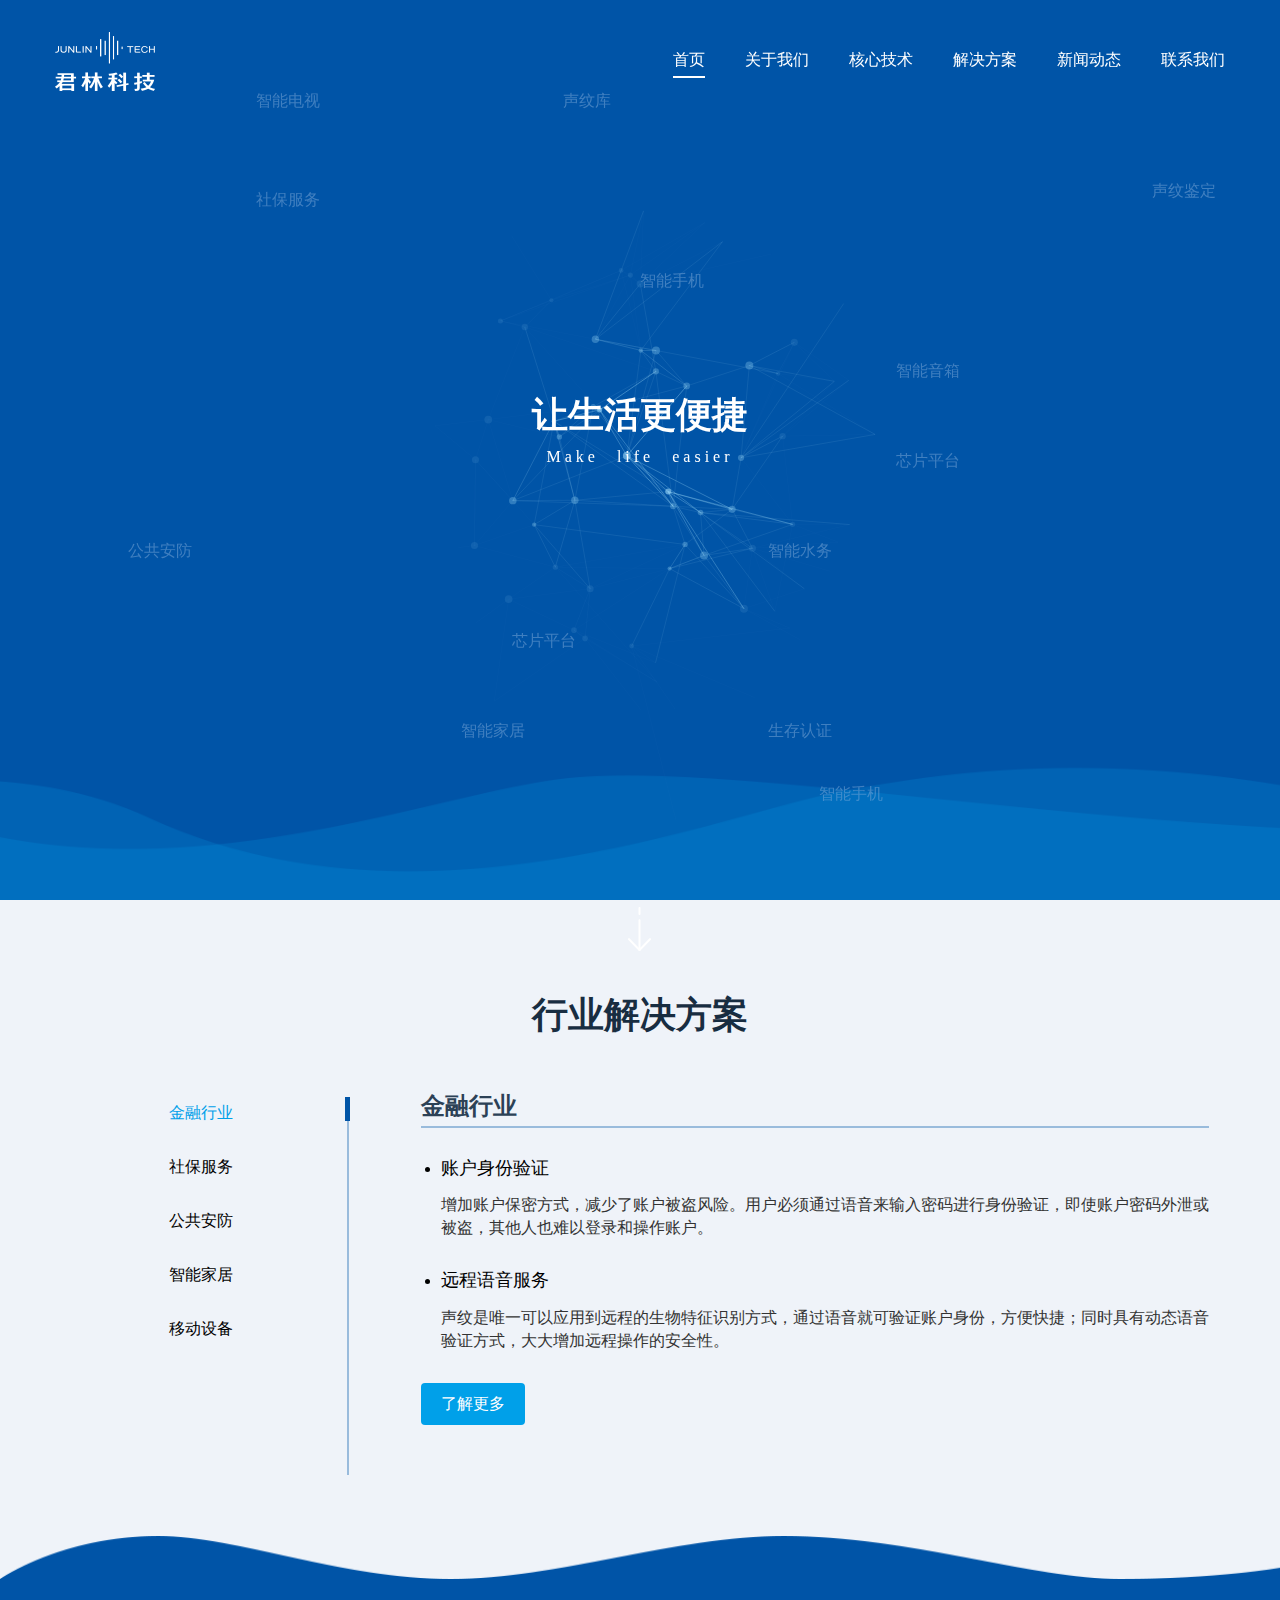
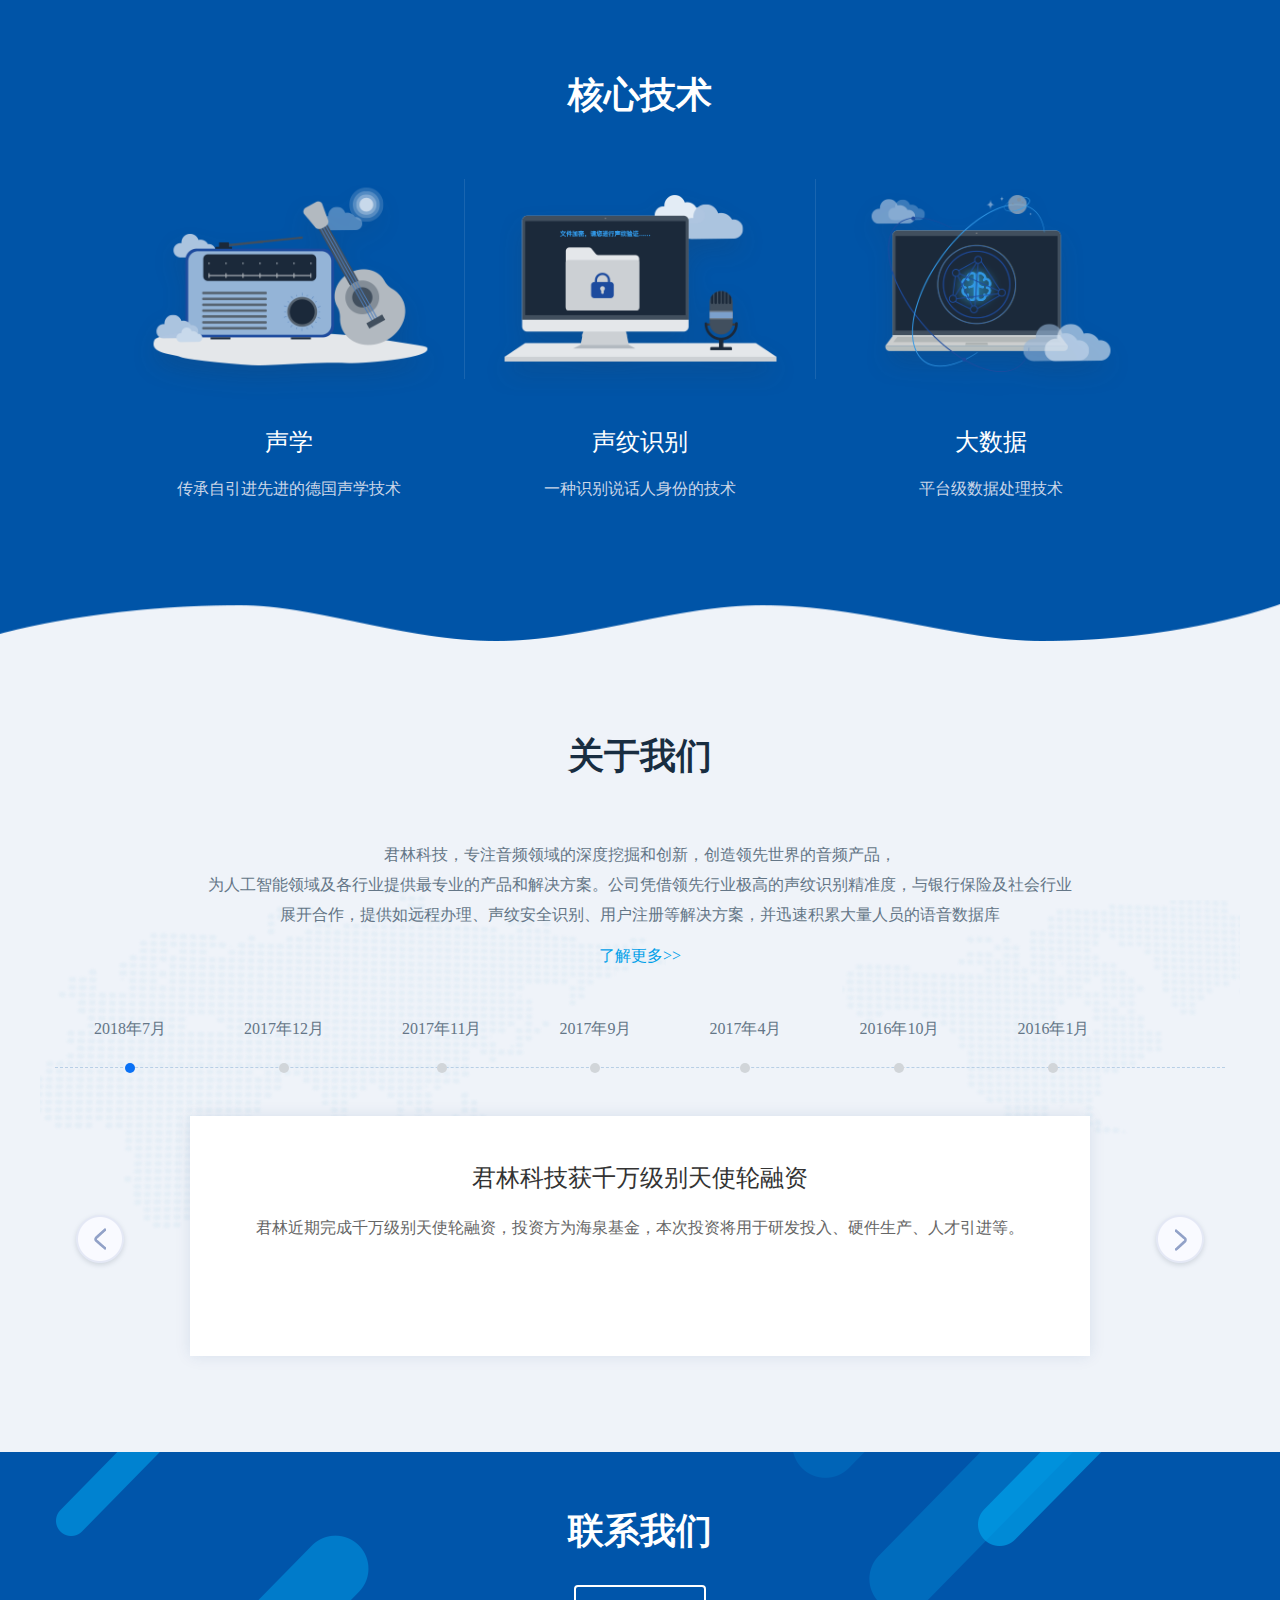
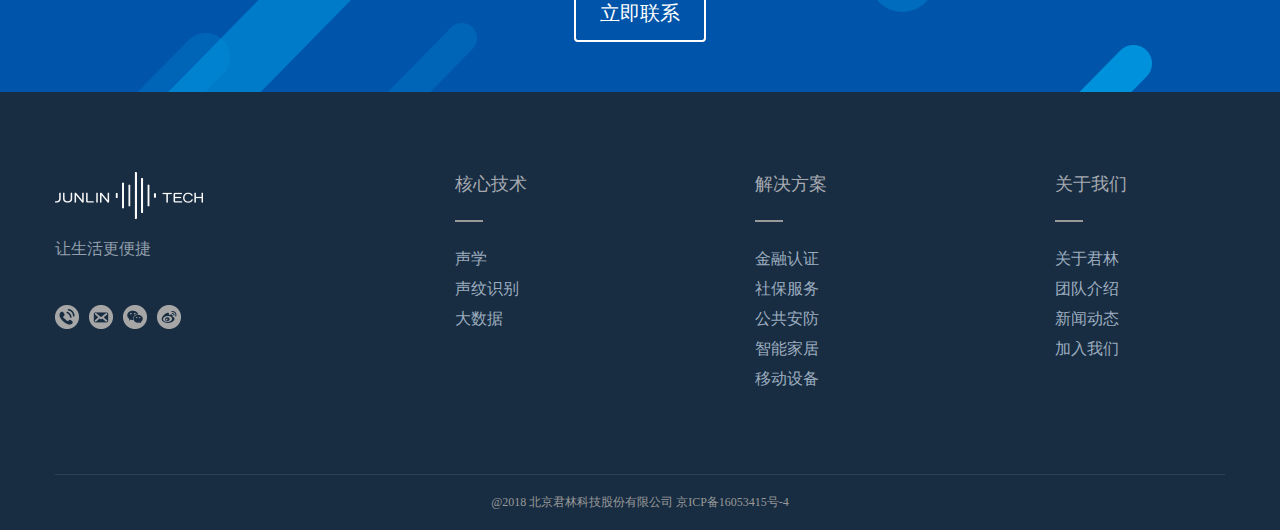
<file: index.html>
<!DOCTYPE html>
<html lang="en">
<head>
    <meta http-equiv=Content-Type content='text/html; charset=utf-8'>
    <meta http-equiv="X-UA-Compatible" content="IE=edge">
    <meta name="viewport" content="width=device-width, initial-scale=1, maximum-scale=1, user-scalable=no">
    <meta name="author" content="君林科技">
    <title>北京君林科技股份有限公司|专注声音科技</title>
    <meta name="keywords"
          content="声纹识别,生物识别,声纹,麦克风,语音系统,语音技术,身份验证,身份识别,语义理解,人工智能,声学 ,金融,支付,社保,安全,语音技术,智能,智能教育,智享,核心技术,语音合成技术,智能语音,语义,智慧医疗,君林科技">
    <meta name="description" content="北京君林科技股份有限公司，专业的电声企业，打造人工智能时代的金耳朵。面向全球，提供最领先的音频领域解决方案和专业服务，基于声学推动人工智能技术产品落地。
公司以打造人工智能领域的音频硬件平台及系统平台，使君林技术成为人工智能音频领域不可或缺的环节为发展目标。并以此为基础，全面覆盖声学技术-固件算法-智能硬件-系统驱动-云服务-大数据-Ai技术等技术链。
君林科技拥有先进的音频数据采集以及云端大数据分析技术，通过专用传声器构建采集环境，然后上传到云端，并通过大数据技术对海量数据进行存储、检索、">
    <link rel="stylesheet" href="assets/bootstrap/bootstrap.css">
    <link rel="stylesheet" href="assets/font-awesome/css/font-awesome.min.css">
    <link href="assets/timeline/timeline.min.css" rel="stylesheet">
    <link rel="stylesheet" href="css/common.css">
    <link rel="stylesheet" href="css/header.css">
    <link rel="stylesheet" href="css/footer.css">
    <link rel="stylesheet" href="css/index.css">
</head>
<body>
<!--头部-->
<div id="header">
    <div class="container-fluid container">
        <div id="logo" class="pull-left">
            <a href="index.html"><img src="images/small/headlogo.png" alt=""></a>
        </div>
        <nav id="nav-menu-container">
            <ul class="nav-menu">
                <li class="menu-active"><a href="index.html">首页</a></li>
                <li><a href="aboutUs.html">关于我们</a></li>
                <li><a href="acoustics.html">核心技术</a></li>
                <li><a href="plan.html">解决方案</a></li>
                <li><a href="news.html">新闻动态</a></li>
                <li><a href="contact.html">联系我们</a></li>
            </ul>
        </nav>
    </div>
</div>
<div class="banner">
    <canvas id="demo-canvas" style="width: 100%;height: 100%"></canvas>
    <div class="banner_tit">
        <h1>让生活更便捷</h1>
        <p>Make life easier</p>
    </div>
    <div class="arrowToDown">
        <img src="images/index/arrowToDown.png" alt="">
    </div>
    <div class="move">
        <span class="one">智能电视</span>
        <span class="one1">智能手机</span>
        <span class="two">芯片平台</span>
        <span class="two1">智能水务</span>
        <span class="three">声纹鉴定</span>
        <span class="three1">智能音箱</span>
        <span class="four">智能家居</span>

        <span class="one2">公共安防</span>
        <span class="one3">金融认证</span>
        <span class="two2">社保服务</span>
        <span class="two3">声纹库</span>
        <span class="three2">芯片平台</span>
        <span class="three3">生存认证</span>
        <span class="four2">智能手机</span>
    </div>
</div>

<!--内容-->
<div class="all-cont">
    <!--解决方案-->
    <div class="solution">
        <div class="container">
            <h1>行业解决方案</h1>
            <div id="wrapper">
                <div id="left-side">
                    <ul>
                        <li class="choose active">金融行业</li>
                        <li class="pay">社保服务</li>
                        <li class="wrap">公共安防</li>
                        <li class="ship">智能家居</li>
                        <li class="mobile">移动设备</li>
                    </ul>
                </div>

                <div id="border">
                    <div id="line" class="one"></div>
                </div>

                <div id="right-side">
                    <div id="first" class="active">
                        <h3>金融行业</h3>
                        <ul>
                            <li>
                                <h4>账户身份验证</h4>
                                <p>增加账户保密方式，减少了账户被盗风险。用户必须通过语音来输入密码进行身份验证，即使账户密码外泄或被盗，其他人也难以登录和操作账户。</p>
                            </li>
                            <li>
                                <h4>远程语音服务</h4>
                                <p>声纹是唯一可以应用到远程的生物特征识别方式，通过语音就可验证账户身份，方便快捷；同时具有动态语音验证方式，大大增加远程操作的安全性。</p>
                            </li>
                        </ul>
                        <a href="plan.html#0"><button>了解更多</button></a>

                    </div>
                    <div id="second">
                        <h3>社保服务</h3>
                        <ul>
                            <li>
                                <h4>身份验证</h4>
                                <p>声纹支持远程生存认证，节约成本的同时有效避免社保金额的流失；有效解决线下实地考察费时费力，指纹、人脸等伪造等问题引起的社保金的流失。</p>
                            </li>
                            <li>
                                <h4>智能柜台机</h4>
                                <p>提供智能柜台机方便用户使用减少运营成本，为参保人员建立声纹模型，支持智能柜台机验证身份，同时进一步完善声纹模型。</p>
                            </li>
                        </ul>
                        <a href="plan.html#1"><button>了解更多</button></a>
                    </div>
                    <div id="third">
                        <h3>公共安防</h3>
                        <ul>
                            <li>
                                <h4>声纹鉴定</h4>
                                <p>声纹证据现以属于现行刑事诉讼法规定的法定证据类型中的“鉴定结论”；声纹识别辅助公安提高破案率。</p>
                            </li>
                            <li>
                                <h4>建立声纹数据库</h4>
                                <p>声纹作为生物特征识别具有唯一性和稳定性，建立声纹大数据库有利于公共安防建设、丰富身份识别手段，完善行业数据能力。</p>
                            </li>
                        </ul>
                        <a href="plan.html#2"><button>了解更多</button></a>
                    </div>
                    <div id="fourth">
                        <h3>智能家居</h3>
                        <ul>
                            <li>
                                <h4>用户画像</h4>
                                <p>基于强大计算能力和数据算法库，深度挖掘数据规律。可对使用者进行画像，分析其行为数据，形成特定的用户画像，从而提供专属定制服务内容。</p>
                            </li>
                            <li>
                                <h4>声纹唤醒</h4>
                                <p>通过声纹唤醒智能音箱、智能机器人、智能家居等产品，让智能硬件在唤醒的同时就能准确识别使用者身份，从而提供个性化的服务。</p>
                            </li>
                        </ul>
                        <a href="plan.html#3"><button>了解更多</button></a>
                    </div>
                    <div id="fifth">
                        <h3>移动设备</h3>
                        <ul>
                            <li>
                                <h4>声纹支付</h4>
                                <p>声纹支付是比人脸支付、指纹支付等更方便快捷的支付方式，可以实现“动口不动手”的快捷购物体验。</p>
                            </li>
                            <li>
                                <h4>声纹唤醒</h4>
                                <p>利用用户的声纹特征就可以解锁手机，声纹简单易用，用户体验好、安全性高。君林具有多种手段防止录音假冒问题，保护移动设备的私密性和安全性。</p>
                            </li>
                        </ul>
                        <a href="plan.html#4"><button>了解更多</button></a>
                    </div>
                </div>
            </div>
        </div>
    </div>
    <!--核心技术-->
    <div class="core">
        <div class="container">
            <h1>核心技术</h1>
            <div class="row">
                <div class="col-md-4 col-sm-4">
                    <a href="acoustics.html">
                        <div class="core-cont">
                            <div class="core-img">
                                <i></i>
                                <img src="images/index/shengxue.png" alt="">
                            </div>
                            <h4>声学</h4>
                            <p class="core-des">传承自引进先进的德国声学技术</p>
                        </div>
                    </a>
                </div>
                <div class="col-md-4 col-sm-4">
                    <a href="acoustics.html">
                        <div class="core-cont">
                            <div class="core-img">
                                <i></i>
                                <img src="images/index/shengwen.png" alt="">
                            </div>
                            <h4>声纹识别</h4>
                            <p class="core-des">一种识别说话人身份的技术</p>
                        </div>
                    </a>
                </div>
                <div class="col-md-4 col-sm-4">
                    <a href="acoustics.html">
                        <div class="core-cont">
                            <div class="core-img">
                                <img src="images/index/dashuju.png" alt="">
                            </div>
                            <h4>大数据</h4>
                            <p class="core-des">平台级数据处理技术</p>
                        </div>
                    </a>
                </div>
            </div>
        </div>
    </div>
    <!--关于我们-->
    <div class="home-about-wrap">
        <div class="container home-about-cont">
            <h1>关于我们</h1>
            <p class="home-des">君林科技，专注音频领域的深度挖掘和创新，创造领先世界的音频产品，</p>
            <p class="home-des">为人工智能领域及各行业提供最专业的产品和解决方案。公司凭借领先行业极高的声纹识别精准度，与银行保险及社会行业</p>
            <p class="home-des">展开合作，提供如远程办理、声纹安全识别、用户注册等解决方案，并迅速积累大量人员的语音数据库</p>
            <p class="home-des1">君林科技，专注音频领域的深度挖掘和创新，创造领先世界的音频产品，为人工智能领域及各行业提供最专业的产品和解决方案。公司凭借领先行业极高的声纹识别精准度，与银行保险及社会行业展开合作，提供如远程办理、声纹安全识别、用户注册等解决方案，并迅速积累大量人员的语音数据库</p>
            <a href="aboutUs.html" class="home-more">了解更多&gt;&gt;</a>
            <div id="timeLine">
                <ul id="yearList">
                    <li class="year-active">2018年7月<i class="year-dot"></i></li>
                    <li>2017年12月<i class="year-dot"></i></li>
                    <li>2017年11月<i class="year-dot"></i></li>
                    <li>2017年9月<i class="year-dot"></i></li>
                    <li>2017年4月<i class="year-dot"></i></li>
                    <li>2016年10月<i class="year-dot"></i></li>
                    <li>2016年1月<i class="year-dot"></i></li>
                </ul>
                <div class="dotted-line"></div>

                <div id="cList">
                    <a href="javascript:;" id="btnLeft"><img src="images/small/prev.png" alt=""></a>
                    <a href="javascript:;" id="btnRight"><img src="images/small/next.png" alt=""></a>
                    <!--<a href="javascript:;" id="btnLeft"><img src="Public/Home/images/prev.png"/></a>-->
                    <!--<a href="javascript:;" id="btnRight"><img src="Public/Home/images/next.png"/></a>-->
                    <div class="cCenter">
                        <ul id="cUl">
                            <li>
                                <span class="li-tit">君林科技获千万级别天使轮融资</span>
                                <div class="container-li">
                                    <p>君林近期完成千万级别天使轮融资，投资方为海泉基金，本次投资将用于研发投入、硬件生产、人才引进等。</p>
                                </div>
                            </li>
                            <li>
                                <span class="li-tit">建立声纹大数据库</span>
                                <div class="container-li"><p>
                                    2017年12月，北京君林科技股份有限公司与中国传媒大学签订协议，二者将联合建设声纹数据库，这些声纹数据将应用于声纹识别技术的研究以及在银行、社保、公安、智能硬件等行业应用实施。</p>
                                </div>
                            </li>
                            <li>
                                <span class="li-tit">专业级蓝牙麦克风</span>
                                <div class="container-li"><p>
                                    2017年11月，君林科技耗时3个月完成专业级蓝牙麦克风研发工作，这款麦克风填补了市面上没有专业蓝牙麦克风的空白，是一款具有里程碑意义产品。
                                    &nbsp;</p></div>
                            </li>
                            <li>
                                <span class="li-tit">声纹研发</span>
                                <div class="container-li"><p>
                                    2017年9月完成声纹研发工作，声纹技术将在公安、社保、智能硬件以及金融行业等得到广泛的应用，君林科技声纹识别准确率处于行业领先水平。</p></div>
                            </li>
                            <li>
                                <span class="li-tit">与爱尔兰D&amp;L公司签订战略合作协议</span>
                                <div class="container-li"><p>2017年4月跟爱尔兰D&amp;L公司签订战略合作协议，双方将在麦克风领域展开合作。D＆L高科技有限公司，位于爱尔兰，是一家致力于设计，生产和销售麦克风为主要业务的技术公司。2015年，D＆L推出了全球首款汽车蓝牙USB麦克风，在行业内影响力巨大。
                                    &nbsp;</p></div>
                            </li>
                            <li>
                                <span class="li-tit">中国首款Lightning麦克风正式上线并在京东众筹</span>
                                <div class="container-li"><p>
                                    2016年10月中国首款Lightning麦克风正式上线并在京东众筹，这款麦克风的诞生可以满足对iPhone手机Lighting接口消费者的需求，还原最纯粹的声音，让体验者感受音乐带来的快乐，随时随地享受音乐的魅力，释放你无限的音乐能量！</p>
                                </div>
                            </li>
                            <li>
                                <span class="li-tit">君林成立</span>
                                <div class="container-li"><p>2016年1月，北京君林科技股份有限公司正式成立。</p>
                                </div>
                            </li>
                        </ul>
                    </div>

                </div>
            </div>
        </div>
    </div>
    <!--联系我们-->
    <div class="contact">
        <div class="container">
            <h1>联系我们</h1>
            <button type="button"  data-toggle="modal" data-target="#addModal">立即联系</button>
        </div>
    </div>
</div>

<!--底部-->
<div class="footer">
    <div class="container">
        <div class="row footer-cont">
            <div class="col-md-3 col-sm-3 col-xs-12 footer-first">
                <div class="foot-logo"><a href="index.html"><img src="images/small/footlogo.png" alt=""></a></div>
                <div class="foot-junlin">
                    <p>让生活更便捷</p>
                </div>
                <div class="foot-contact">
                    <ul>
                        <li>
                            <img src="images/small/phone.png" alt="" width="24">
                            <p class="hover-des">400-667-9800</p>
                        </li>
                        <li>
                            <img src="images/small/email.png" alt="" width="24">
                            <p class="hover-des">jl@junlinpro.com</p>
                        </li>
                        <li>
                            <img src="images/small/weixin.png" alt="" width="24">
                            <p class="erwei"><img src="images/small/weixinma.jpg" alt=""></p>
                        </li>
                        <li>
                            <img src="images/small/weibo.png" alt="" width="24">
                            <p class="erwei"><img src="images/small/weiboma.png" alt=""></p>
                        </li>
                    </ul>
                </div>
            </div>
            <div class="col-md-2 col-md-offset-1 col-sm-3 col-sm-offset-0 col-xs-3 col-xs-offset-0 foot_xs_one">
                <dl>
                    <dt>核心技术</dt>
                    <em></em>
                    <dd><a href="acoustics.html#0">声学</a></dd>
                    <dd><a href="acoustics.html#1">声纹识别</a></dd>
                    <dd><a href="acoustics.html#2">大数据</a></dd>
                </dl>
            </div>
            <div class="col-md-2 col-md-offset-1 col-sm-3 col-sm-offset-0 col-xs-3 col-xs-offset-1">
                <dl>
                    <dt>解决方案</dt>
                    <em></em>
                    <dd><a href="plan.html#0">金融认证</a></dd>
                    <dd><a href="plan.html#1">社保服务</a></dd>
                    <dd><a href="plan.html#2">公共安防</a></dd>
                    <dd><a href="plan.html#3">智能家居</a></dd>
                    <dd><a href="plan.html#4">移动设备</a></dd>
                </dl>
            </div>
            <div class="col-md-2 col-md-offset-1 col-sm-3 col-sm-offset-0 col-xs-3 col-xs-offset-1">
                <dl>
                    <dt>关于我们</dt>
                    <em></em>
                    <dd><a href="aboutUs.html">关于君林</a></dd>
                    <dd><a href="aboutUs.html">团队介绍</a></dd>
                    <dd><a href="news.html">新闻动态</a></dd>
                    <dd><a href="contact.html">加入我们</a></dd>
                </dl>
            </div>
        </div>
        <div class="tab-pane">
            <ul>
                <li>
                    <div class="post-title">
                        <h3>核心技术</h3>
                        <i><img src="images/small/arrowdown1.png" alt=""></i>
                    </div>
                    <div class="post-des">
                        <a href="acoustics.html#0"><p>声学</p></a>
                        <a href="acoustics.html#1"><p>声纹识别</p></a>
                        <a href="acoustics.html#2"><p>大数据</p></a>
                    </div>
                </li>
                <li>
                    <div class="post-title">
                        <h3>解决方法</h3>
                        <i><img src="images/small/arrowdown1.png" alt=""></i>
                    </div>
                    <div class="post-des">
                        <a href="plan.html#0"><p>金融认证</p></a>
                        <a href="plan.html#1"><p>社保服务</p></a>
                        <a href="plan.html#2"><p>公共安防</p></a>
                        <a href="plan.html#3"><p>智能家居</p></a>
                        <a href="plan.html#4"><p>移动设备</p></a>
                    </div>
                </li>
                <li>
                    <div class="post-title">
                        <h3>关于我们</h3>
                        <i><img src="images/small/arrowdown1.png" alt=""></i>
                    </div>
                    <div class="post-des">
                        <a href="aboutUs.html"><p>关于君林</p></a>
                        <a href="aboutUs.html"><p>团队介绍</p></a>
                        <a href="contact.html"><p>新闻动态</p></a>
                        <a href="contact.html"><p>加入我们</p></a>
                    </div>
                </li>
            </ul>
        </div>
        <div class="foot-copy">
            <p>@2018 北京君林科技股份有限公司 京ICP备16053415号-4 </p>
        </div>
    </div>
</div>


<!--返回顶部-->
<div class="backUp" id="backUp">
    <img src="images/small/backTop.png" alt="">
</div>


<!--添加模态框-->

<div class="modal fade " id="addModal" data-backdrop="static">
    <div class="modal-dialog" role="document">
        <div class="modal-content">
            <div class="modal-header">
                <button type="button" class="close" data-dismiss="modal" aria-label="Close"><span
                        aria-hidden="true">&times;</span></button>
                <h4 class="modal-title">联系我们</h4>
            </div>
            <div class="modal-body">
                <form id="addform">
                    <div class="form-group">
                        <input type="text" class="form-control" id="username" name="username" placeholder="请填写您的称呼*">
                    </div>
                    <div class="form-group">
                        <input type="text" class="form-control" id="phone" name="phone" placeholder="请填写您的联系方式*">
                    </div>
                    <div class="form-group">
                        <input type="text" class="form-control" id="email" name="email" placeholder="请填写您的邮箱*">
                    </div>
                    <div class="form-group">
                        <input type="text" class="form-control" id="company" name="company" placeholder="请填写您的公司名称*">
                    </div>
                    <div class="form-group">
                        <textarea class="form-control" id="question" name="question" placeholder="您想了解哪些问题？"></textarea>
                    </div>
                    <div class="mustWrite">
                        <p>*为必填项</p>
                    </div>
                    <div class="text-flex">
                        <!--<span id="returnMessage" class="glyphicon"> </span>-->
                        <button id="addSubmitBtn" type="button" class="btn btn-primary">确定</button>
                        <button type="button" class="btn btn-default right btn-close" data-dismiss="modal">关闭</button>
                    </div>
                </form>
            </div>
        </div>
    </div>
</div>





<script src="js/public/jquery-3.3.1.min.js"></script>
<script src="js/public/superfish.min.js"></script>
<script src="js/public/wow.min.js"></script>

<script src="assets/bootstrap/bootstrap.min.js"></script>
<script src="assets/bootstrap-validator/bootstrapValidator.min.js"></script>

<script src="assets/canvas/TweenLite.min.js"></script>
<script src="assets/canvas/EasePack.min.js"></script>
<script src="assets/canvas/rAF.js"></script>
<script src="assets/canvas/demo-1.js"></script>

<script src="js/header.js"></script>
<script src="js/common.js"></script>

<script src="js/shoufengqin.js"></script>
<script src="assets/timeline/jquery-timeLine.js"></script>
<script src="js/index.js"></script>

</body>
</html>
</file>
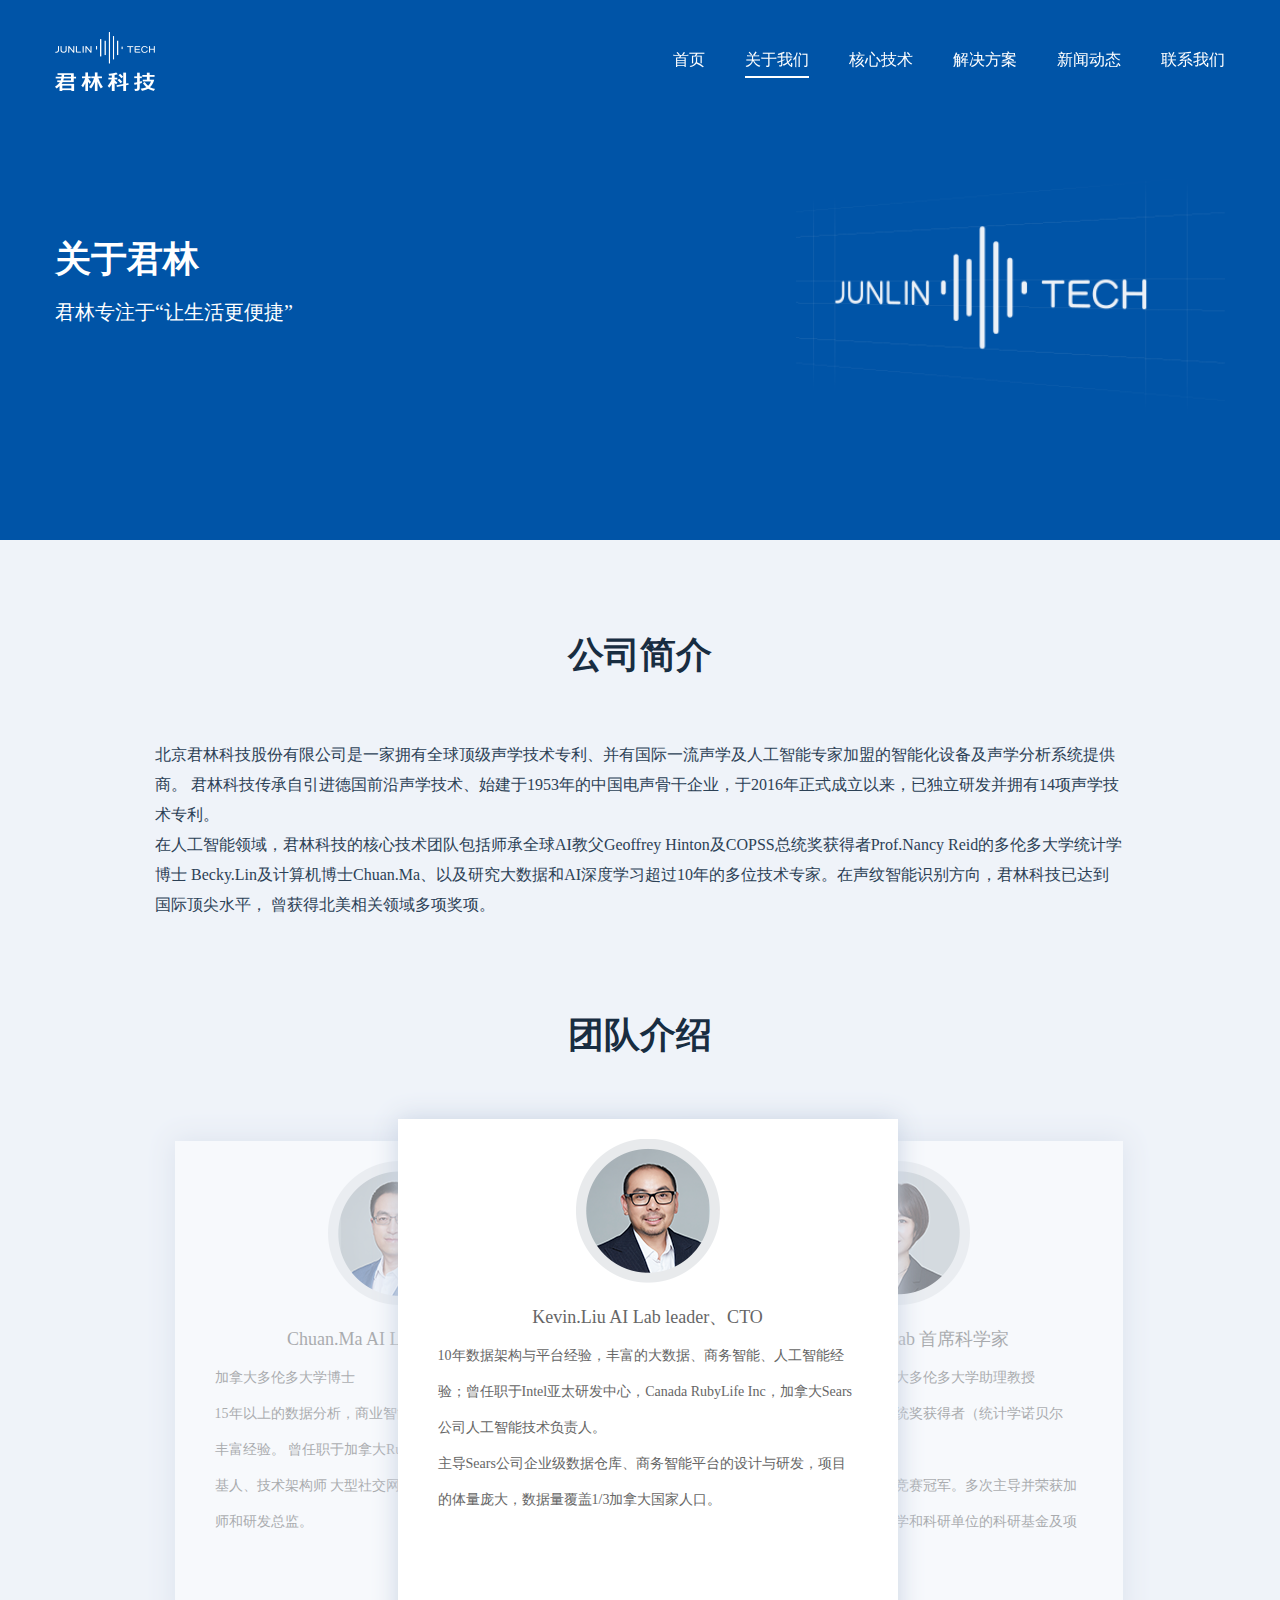
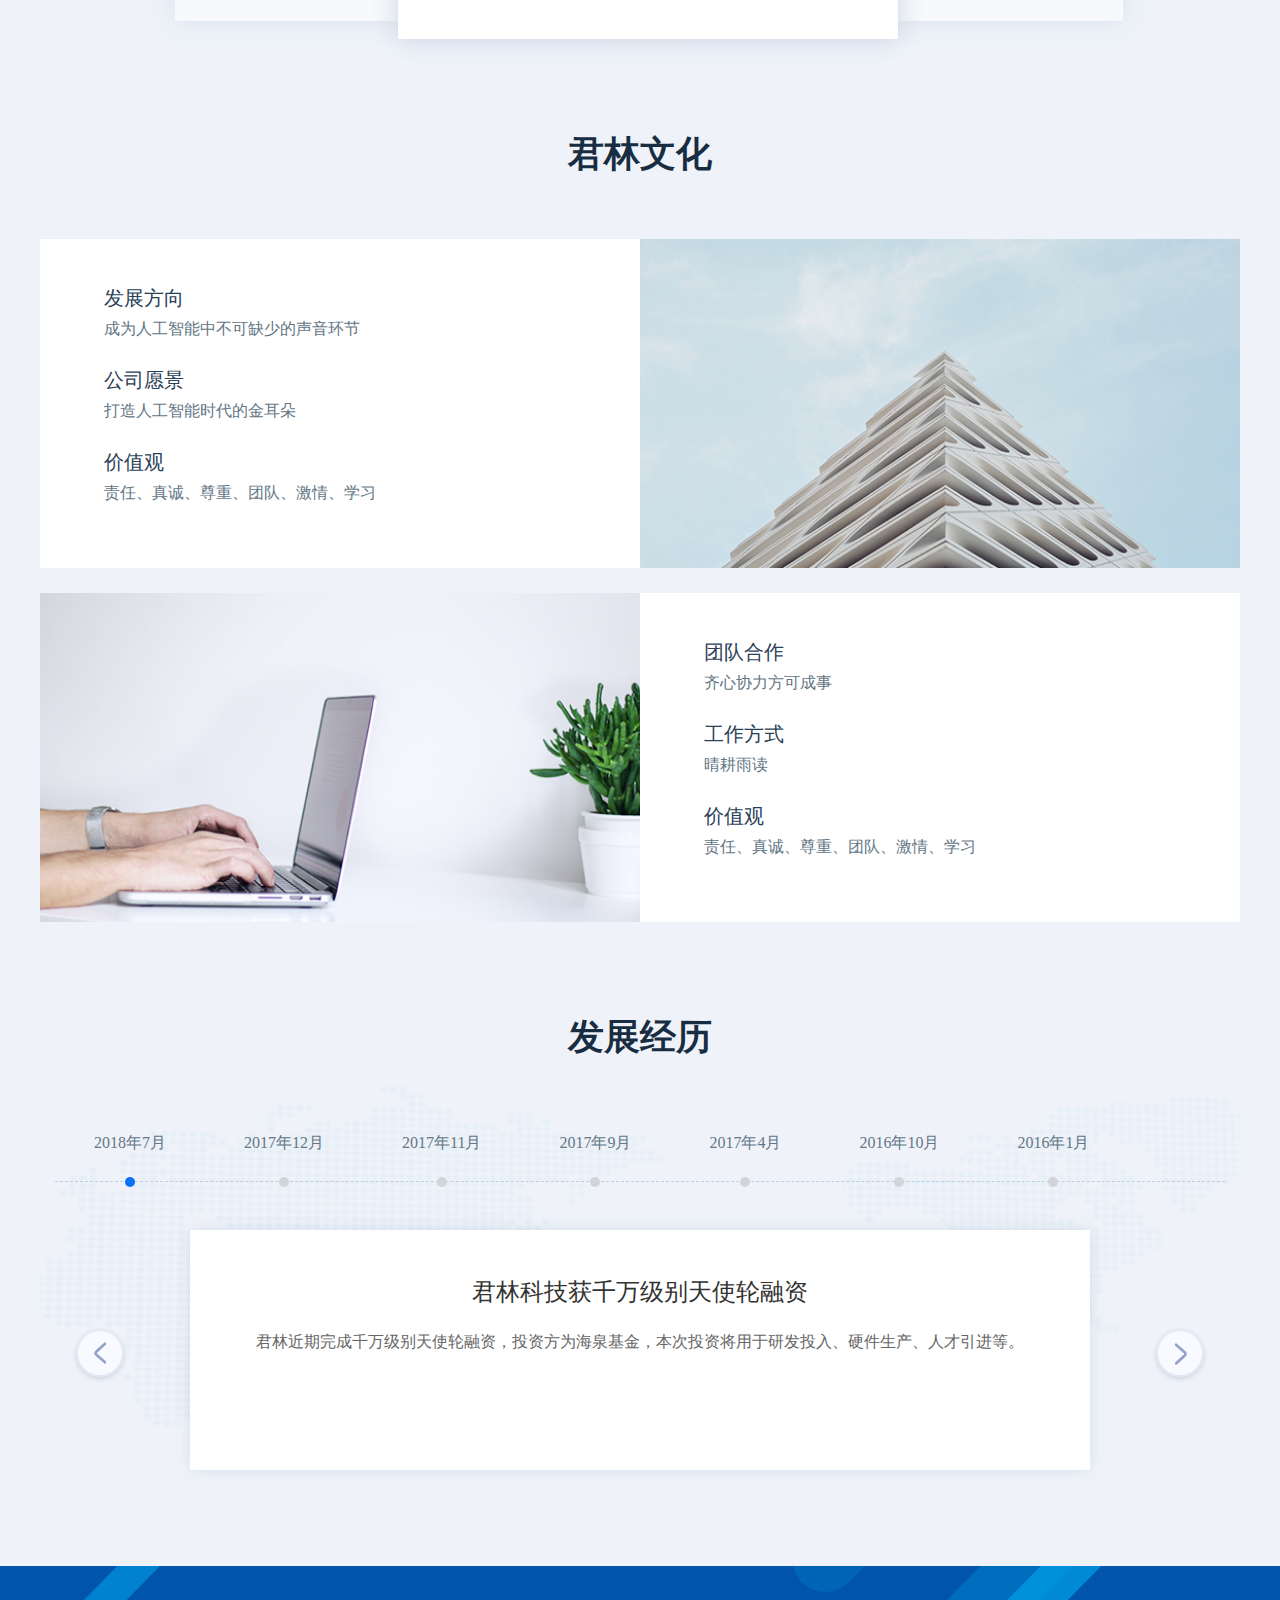
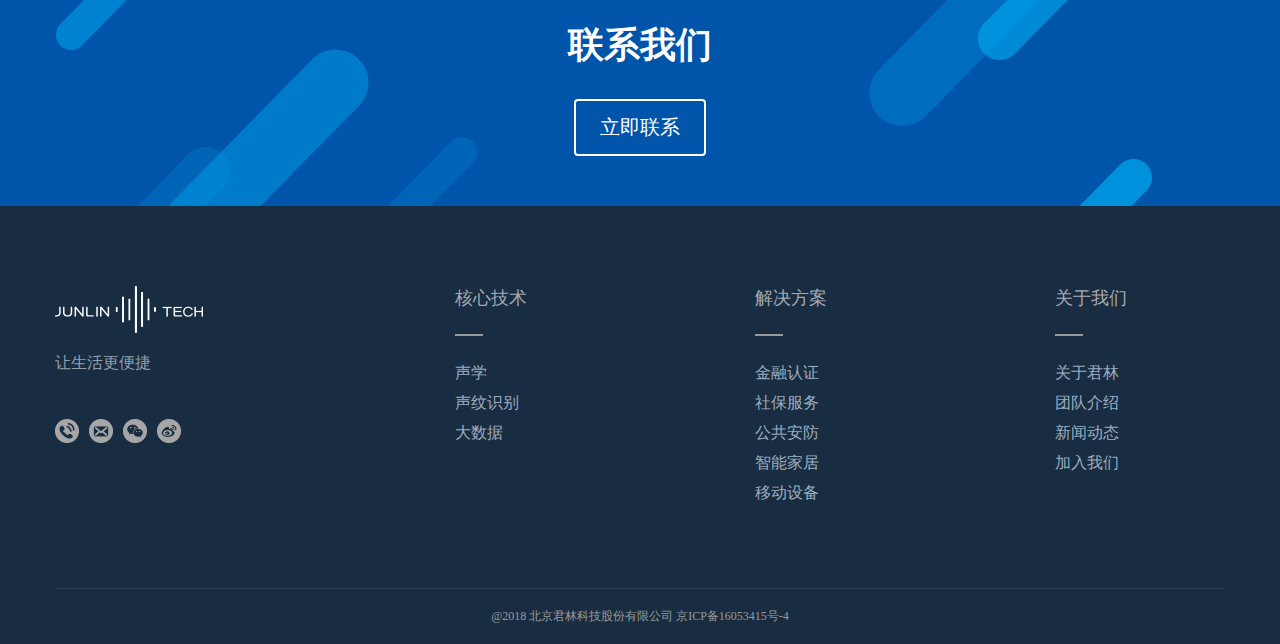
<file: aboutUs.html>
<!DOCTYPE html>
<html lang="en">
<head>
    <meta charset="UTF-8">
    <meta name="viewport" content="width=device-width, initial-scale=1, maximum-scale=1, user-scalable=no">
    <title>关于君林 - 北京君林科技股份有限公司|专注声音科技</title>
    <link rel="stylesheet" href="assets/bootstrap/bootstrap.css">
    <link rel="stylesheet" href="assets/font-awesome/css/font-awesome.min.css">
    <link href="assets/timeline/timeline.min.css" rel="stylesheet">
    <link rel="stylesheet" href="css/common.css">
    <link rel="stylesheet" href="css/header.css">
    <link rel="stylesheet" href="css/footer.css">
    <link rel="stylesheet" href="css/aboutUs.css">

</head>
<body>
<div id="header">
    <div class="container-fluid container">
        <div id="logo" class="pull-left">
            <a href="index.html"><img src="images/small/headlogo.png" alt=""></a>
        </div>
        <nav id="nav-menu-container">
            <ul class="nav-menu">
                <li><a href="index.html">首页</a></li>
                <li class="menu-active"><a href="aboutUs.html">关于我们</a></li>
                <li><a href="acoustics.html">核心技术</a></li>
                <li><a href="plan.html">解决方案</a></li>
                <li><a href="news.html">新闻动态</a></li>
                <li><a href="contact.html">联系我们</a></li>
            </ul>
        </nav>
    </div>
</div>
<div class="banner">
    <div class="container">
        <div class="banner-cont">
            <div class="banner-word">
                <h1>关于君林</h1>
                <p>君林专注于“让生活更便捷”</p>
            </div>
            <div class="banner-img">
                <img src="images/biglogo.png" alt="">
            </div>
        </div>
    </div>
</div>


<!--内容-->
<div class="all-cont">
    <!--公司简介-->
    <div class="company-profile container">
        <h1>公司简介</h1>
        <p>北京君林科技股份有限公司是一家拥有全球顶级声学技术专利、并有国际一流声学及人工智能专家加盟的智能化设备及声学分析系统提供商。
            君林科技传承自引进德国前沿声学技术、始建于1953年的中国电声骨干企业，于2016年正式成立以来，已独立研发并拥有14项声学技术专利。</p>
        <p>在人工智能领域，君林科技的核心技术团队包括师承全球AI教父Geoffrey Hinton及COPSS总统奖获得者Prof.Nancy Reid的多伦多大学统计学博士
            Becky.Lin及计算机博士Chuan.Ma、以及研究大数据和AI深度学习超过10年的多位技术专家。在声纹智能识别方向，君林科技已达到国际顶尖水平，
            曾获得北美相关领域多项奖项。</p>
    </div>
    <!--团队介绍-->
    <div class="teamdes">
        <div class="container">
            <h1>团队介绍</h1>
            <div id="myself" class="me">
                <div class="wrap">
                    <div class="slidepic" id="slidepic">
                        <ul>
                            <li>
                                <div class="per_des">
                                    <img src="images/team3.png" alt="">
                                    <h4>Chuan.Ma   AI Lab 首席架构师</h4>
                                    <p>加拿大多伦多大学博士</p>
                                    <p>15年以上的数据分析，商业智能（BI）与大数据集成开发的丰富经验。
                                        曾任职于加拿大Rubylife Inc.Rubylife Inc.技术奠基人、技术架构师
                                        大型社交网站,用户量大于5000万的架构师和研发总监。</p>
                                </div>
                            </li>
                            <li>
                                <div class="per_des">
                                    <img src="images/team1.png" alt="">
                                    <h4>Kevin.Liu AI Lab leader、CTO</h4>
                                    <p>10年数据架构与平台经验，丰富的大数据、商务智能、人工智能经验；曾任职于Intel亚太研发中心，Canada RubyLife
                                        Inc，加拿大Sears公司人工智能技术负责人。</p>
                                    <p>主导Sears公司企业级数据仓库、商务智能平台的设计与研发，项目的体量庞大，数据量覆盖1/3加拿大国家人口。</p>
                                </div>
                            </li>
                            <li>
                                <div class="per_des">
                                    <img src="images/team2.png" alt="">
                                    <h4>Becky.Lin   AI Lab 首席科学家</h4>
                                    <p>加拿大多伦多大学博士、加拿大多伦多大学助理教授 </p>
                                    <p>师从统计学领域泰斗COPSS总统奖获得者（统计学诺贝尔奖)Prof. Nancy Reid</p>
                                    <p>两度荣获加拿大统计年会数据竞赛冠军。多次主导并荣获加拿大政府，加拿大统计局，大学和科研单位的科研基金及项目。</p>
                                </div>
                            </li>
                        </ul>
                        <div class="toggle" style="display: none;">
                            <a href="javascript:;" class="prev"><img src="images/small/leftArrow.png" alt=""></a>
                            <a href="javascript:;" class="next"><img src="images/small/rightArrow.png" alt=""></a>
                        </div>
                    </div>
                </div>
            </div>

            <!--768px以下团队介绍-->
            <div class="team_des">
                <div class="row">
                    <div class="col-xs-12">
                        <div class="per_des">
                            <img src="images/team1.png" alt="">
                            <h4>Kevin.Liu AI Lab leader、CTO</h4>
                            <p>10年数据架构与平台经验，丰富的大数据、商务智能、人工智能经验；曾任职于Intel亚太研发中心，Canada RubyLife
                                Inc，加拿大Sears公司人工智能技术负责人。</p>
                            <p>主导Sears公司企业级数据仓库、商务智能平台的设计与研发，项目的体量庞大，数据量覆盖1/3加拿大国家人口。</p>
                        </div>
                    </div>
                    <div class="col-xs-12">
                        <div class="per_des">
                            <img src="images/team2.png" alt="">
                            <h4>Becky.Lin   AI Lab 首席科学家</h4>
                            <p>加拿大多伦多大学博士、加拿大多伦多大学助理教授 </p>
                            <p>师从统计学领域泰斗COPSS总统奖获得者（统计学诺贝尔奖)Prof. Nancy Reid</p>
                            <p>两度荣获加拿大统计年会数据竞赛冠军。多次主导并荣获加拿大政府，加拿大统计局，大学和科研单位的科研基金及项目。</p>
                        </div>
                    </div>
                    <div class="col-xs-12">
                        <div class="per_des">
                            <img src="images/team3.png" alt="">
                            <h4>Chuan.Ma   AI Lab 首席架构师</h4>
                            <p>加拿大多伦多大学博士</p>
                            <p>15年以上的数据分析，商业智能（BI）与大数据集成开发的丰富经验。
                                曾任职于加拿大Rubylife Inc.Rubylife Inc.技术奠基人、技术架构师
                                大型社交网站,用户量大于5000万的架构师和研发总监。</p>
                            <p>大规模在线支付系统的设计和开发，(大于1百万次/年）</p>
                        </div>
                    </div>
                </div>
            </div>

        </div>
    </div>
    <!--君林文化-->
    <div class="culture">
        <div class="container">
            <h1>君林文化</h1>
            <div class="row">
                <div class="col-md-6 col-sm-6 cul_img1">
                    <img src="images/aboutUs2.png" alt="" width="100%">
                </div>
                <div class="col-md-6 col-sm-6">
                    <div class="culture-cont">
                        <h4>发展方向</h4>
                        <p>成为人工智能中不可缺少的声音环节</p>
                        <h4>公司愿景</h4>
                        <p>打造人工智能时代的金耳朵</p>
                        <h4>价值观</h4>
                        <p>责任、真诚、尊重、团队、激情、学习</p>
                    </div>
                </div>
                <div class="col-md-6 col-sm-6 cul_img2">
                    <img src="images/aboutUs2.png" alt="" width="100%">
                </div>
            </div>
            <div class="row">
                <div class="col-md-6 col-sm-6">
                    <img src="images/aboutUs1.png" alt="" width="100%">
                </div>
                <div class="col-md-6 col-sm-6">
                    <div class="culture-cont">
                        <h4>团队合作</h4>
                        <p>齐心协力方可成事</p>
                        <h4>工作方式</h4>
                        <p>晴耕雨读</p>
                        <h4>价值观</h4>
                        <p>责任、真诚、尊重、团队、激情、学习</p>
                    </div>
                </div>

            </div>
        </div>
    </div>
    <!--发展经历-->
    <div class="home-about-wrap">
        <div class="container home-about-cont">
            <h1>发展经历</h1>
            <div id="timeLine">
                <ul id="yearList">
                    <li class="year-active">2018年7月<i class="year-dot"></i></li>
                    <li>2017年12月<i class="year-dot"></i></li>
                    <li>2017年11月<i class="year-dot"></i></li>
                    <li>2017年9月<i class="year-dot"></i></li>
                    <li>2017年4月<i class="year-dot"></i></li>
                    <li>2016年10月<i class="year-dot"></i></li>
                    <li>2016年1月<i class="year-dot"></i></li>
                </ul>
                <div class="dotted-line"></div>

                <div id="cList">
                    <a href="javascript:;" id="btnLeft"><img src="images/small/prev.png" alt=""></a>
                    <a href="javascript:;" id="btnRight"><img src="images/small/next.png" alt=""></a>
                    <!--<a href="javascript:;" id="btnLeft"><img src="Public/Home/images/prev.png"/></a>-->
                    <!--<a href="javascript:;" id="btnRight"><img src="Public/Home/images/next.png"/></a>-->
                    <div class="cCenter">
                        <ul id="cUl">
                            <li>
                                <span class="li-tit">君林科技获千万级别天使轮融资</span>
                                <div class="container-li">
                                    <p>君林近期完成千万级别天使轮融资，投资方为海泉基金，本次投资将用于研发投入、硬件生产、人才引进等。</p>
                                </div>
                            </li>
                            <li>
                                <span class="li-tit">建立声纹大数据库</span>
                                <div class="container-li"><p>
                                    2017年12月，北京君林科技股份有限公司与中国传媒大学签订协议，二者将联合建设声纹数据库，这些声纹数据将应用于声纹识别技术的研究以及在银行、社保、公安、智能硬件等行业应用实施。</p>
                                </div>
                            </li>
                            <li>
                                <span class="li-tit">专业级蓝牙麦克风</span>
                                <div class="container-li"><p>
                                    2017年11月，君林科技耗时3个月完成专业级蓝牙麦克风研发工作，这款麦克风填补了市面上没有专业蓝牙麦克风的空白，是一款具有里程碑意义产品。
                                    &nbsp;</p></div>
                            </li>
                            <li>
                                <span class="li-tit">声纹研发</span>
                                <div class="container-li"><p>
                                    2017年9月完成声纹研发工作，声纹技术将在公安、社保、智能硬件以及金融行业等得到广泛的应用，君林科技声纹识别准确率处于行业领先水平。</p></div>
                            </li>
                            <li>
                                <span class="li-tit">与爱尔兰D&amp;L公司签订战略合作协议</span>
                                <div class="container-li"><p>2017年4月跟爱尔兰D&amp;L公司签订战略合作协议，双方将在麦克风领域展开合作。D＆L高科技有限公司，位于爱尔兰，是一家致力于设计，生产和销售麦克风为主要业务的技术公司。2015年，D＆L推出了全球首款汽车蓝牙USB麦克风，在行业内影响力巨大。
                                    &nbsp;</p></div>
                            </li>
                            <li>
                                <span class="li-tit">中国首款Lightning麦克风正式上线并在京东众筹</span>
                                <div class="container-li"><p>
                                    2016年10月中国首款Lightning麦克风正式上线并在京东众筹，这款麦克风的诞生可以满足对iPhone手机Lighting接口消费者的需求，还原最纯粹的声音，让体验者感受音乐带来的快乐，随时随地享受音乐的魅力，释放你无限的音乐能量！</p>
                                </div>
                            </li>
                            <li>
                                <span class="li-tit">君林成立</span>
                                <div class="container-li"><p>2016年1月，北京君林科技股份有限公司正式成立。</p>
                                </div>
                            </li>
                        </ul>
                    </div>

                </div>
            </div>
        </div>
    </div>

    <!--联系我们-->
    <div class="contact">
        <div class="container">
            <h1>联系我们</h1>
            <button type="button" data-toggle="modal" data-target="#addModal">立即联系</button>
        </div>
    </div>
</div>


<!--底部-->
<div class="footer">
    <div class="container">
        <div class="row footer-cont">
            <div class="col-md-3 col-sm-3 col-xs-12 footer-first">
                <div class="foot-logo"><a href="index.html"><img src="images/small/footlogo.png" alt=""></a></div>
                <div class="foot-junlin">
                    <p>让生活更便捷</p>
                </div>
                <div class="foot-contact">
                    <ul>
                        <li>
                            <img src="images/small/phone.png" alt="" width="24">
                            <p class="hover-des">400-667-9800</p>
                        </li>
                        <li>
                            <img src="images/small/email.png" alt="" width="24">
                            <p class="hover-des">jl@junlinpro.com</p>
                        </li>
                        <li>
                            <img src="images/small/weixin.png" alt="" width="24">
                            <p class="erwei"><img src="images/small/weixinma.jpg" alt=""></p>
                        </li>
                        <li>
                            <img src="images/small/weibo.png" alt="" width="24">
                            <p class="erwei"><img src="images/small/weiboma.png" alt=""></p>
                        </li>
                    </ul>
                </div>
            </div>
            <div class="col-md-2 col-md-offset-1 col-sm-3 col-sm-offset-0 col-xs-3 col-xs-offset-0 foot_xs_one">
                <dl>
                    <dt>核心技术</dt>
                    <em></em>
                    <dd><a href="acoustics.html#0">声学</a></dd>
                    <dd><a href="acoustics.html#1">声纹识别</a></dd>
                    <dd><a href="acoustics.html#2">大数据</a></dd>
                </dl>
            </div>
            <div class="col-md-2 col-md-offset-1 col-sm-3 col-sm-offset-0 col-xs-3 col-xs-offset-1">
                <dl>
                    <dt>解决方案</dt>
                    <em></em>
                    <dd><a href="plan.html#0">金融认证</a></dd>
                    <dd><a href="plan.html#1">社保服务</a></dd>
                    <dd><a href="plan.html#2">公共安防</a></dd>
                    <dd><a href="plan.html#3">智能家居</a></dd>
                    <dd><a href="plan.html#4">移动设备</a></dd>
                </dl>
            </div>
            <div class="col-md-2 col-md-offset-1 col-sm-3 col-sm-offset-0 col-xs-3 col-xs-offset-1">
                <dl>
                    <dt>关于我们</dt>
                    <em></em>
                    <dd><a href="aboutUs.html">关于君林</a></dd>
                    <dd><a href="aboutUs.html">团队介绍</a></dd>
                    <dd><a href="news.html">新闻动态</a></dd>
                    <dd><a href="contact.html">加入我们</a></dd>
                </dl>
            </div>
        </div>
        <div class="tab-pane">
            <ul>
                <li>
                    <div class="post-title">
                        <h3>核心技术</h3>
                        <i><img src="images/small/arrowdown1.png" alt=""></i>
                    </div>
                    <div class="post-des">
                        <a href="acoustics.html#0"><p>声学</p></a>
                        <a href="acoustics.html#1"><p>声纹识别</p></a>
                        <a href="acoustics.html#2"><p>大数据</p></a>
                    </div>
                </li>
                <li>
                    <div class="post-title">
                        <h3>解决方法</h3>
                        <i><img src="images/small/arrowdown1.png" alt=""></i>
                    </div>
                    <div class="post-des">
                        <a href="plan.html#0"><p>金融认证</p></a>
                        <a href="plan.html#1"><p>社保服务</p></a>
                        <a href="plan.html#2"><p>公共安防</p></a>
                        <a href="plan.html#3"><p>智能家居</p></a>
                        <a href="plan.html#4"><p>移动设备</p></a>
                    </div>
                </li>
                <li>
                    <div class="post-title">
                        <h3>关于我们</h3>
                        <i><img src="images/small/arrowdown1.png" alt=""></i>
                    </div>
                    <div class="post-des">
                        <a href="aboutUs.html"><p>关于君林</p></a>
                        <a href="aboutUs.html"><p>团队介绍</p></a>
                        <a href="contact.html"><p>新闻动态</p></a>
                        <a href="contact.html"><p>加入我们</p></a>
                    </div>
                </li>
            </ul>
        </div>
        <div class="foot-copy">
            <p>@2018 北京君林科技股份有限公司 京ICP备16053415号-4 </p>
        </div>
    </div>
</div>


<!--返回顶部-->
<div class="backUp" id="backUp">
    <img src="images/small/backTop.png" alt="">
</div>

<!--添加模态框-->
<div class="modal fade " id="addModal" data-backdrop="static">
    <div class="modal-dialog" role="document">
        <div class="modal-content">
            <div class="modal-header">
                <button type="button" class="close" data-dismiss="modal" aria-label="Close"><span
                        aria-hidden="true">&times;</span></button>
                <h4 class="modal-title">联系我们</h4>
            </div>
            <div class="modal-body">
                <form id="addform">
                    <div class="form-group">
                        <input type="text" class="form-control" id="username" name="username" placeholder="请填写您的称呼*">
                    </div>
                    <div class="form-group">
                        <input type="text" class="form-control" id="phone" name="phone" placeholder="请填写您的联系方式*">
                    </div>
                    <div class="form-group">
                        <input type="text" class="form-control" id="email" name="email" placeholder="请填写您的邮箱*">
                    </div>
                    <div class="form-group">
                        <input type="text" class="form-control" id="company" name="company" placeholder="请填写您的公司名称*">
                    </div>
                    <div class="form-group">
                        <textarea class="form-control" id="question" name="question" placeholder="您想了解哪些问题？"></textarea>
                    </div>
                    <div class="mustWrite">
                        <p>*为必填项</p>
                    </div>
                    <div class="text-flex">
                        <!--<span id="returnMessage" class="glyphicon"> </span>-->
                        <button id="addSubmitBtn" type="button" class="btn btn-primary">确定</button>
                        <button type="button" class="btn btn-default right btn-close" data-dismiss="modal">关闭</button>
                    </div>
                </form>
            </div>
        </div>
    </div>
</div>

<script src="js/public/jquery-3.3.1.min.js"></script>
<script src="js/public/superfish.min.js"></script>
<script src="js/public/wow.min.js"></script>

<script src="assets/bootstrap/bootstrap.min.js"></script>
<script src="assets/bootstrap-validator/bootstrapValidator.min.js"></script>

<script src="assets/timeline/jquery-timeLine.js"></script>
<script src="js/header.js"></script>
<script src="js/common.js"></script>

<script src="js/aboutUs.js"></script>

</body>
</html>
</file>
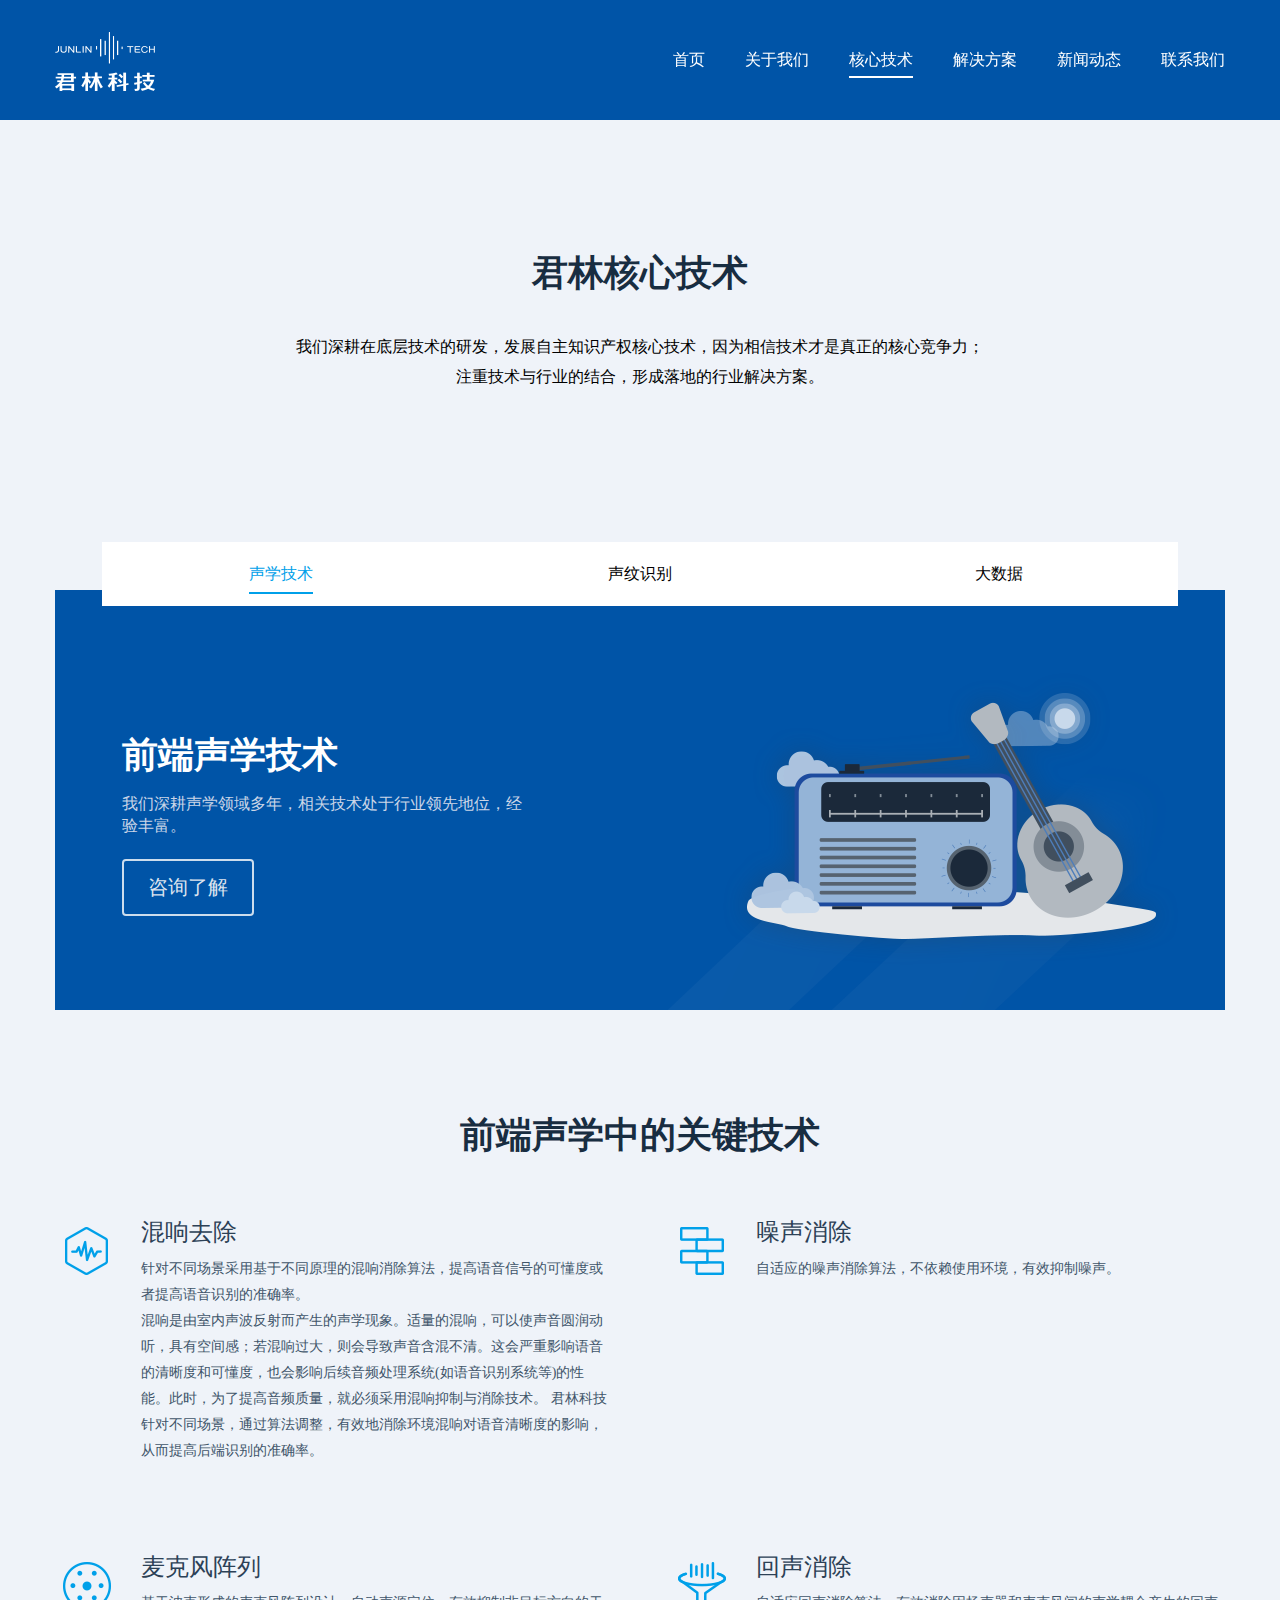
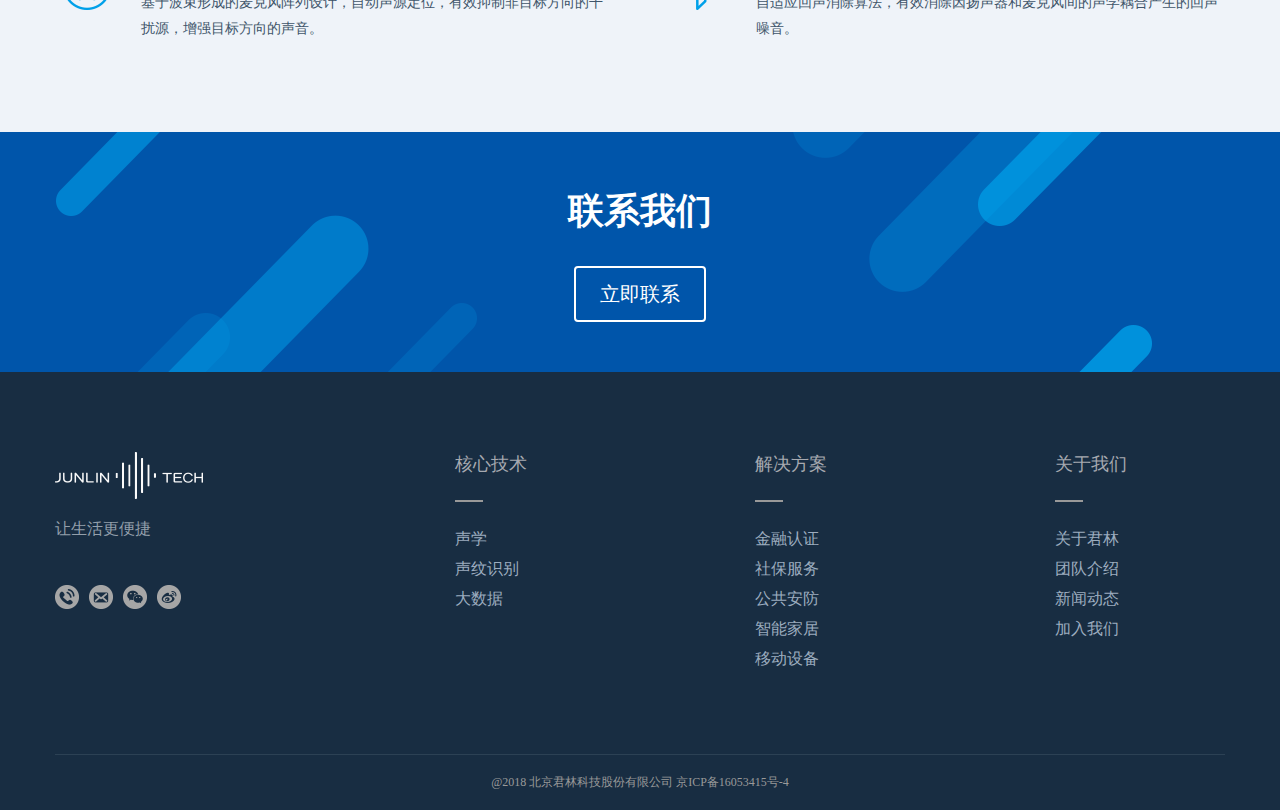
<file: acoustics.html>
<!DOCTYPE html>
<html lang="en">
<head>
    <meta charset="UTF-8">
    <meta name="viewport" content="width=device-width, initial-scale=1, maximum-scale=1, user-scalable=no">
    <title>核心技术 - 北京君林科技股份有限公司|专注声音科技</title>
    <link rel="stylesheet" href="assets/bootstrap/bootstrap.css">
    <link rel="stylesheet" href="assets/font-awesome/css/font-awesome.min.css">
    <link rel="stylesheet" href="css/common.css">
    <link rel="stylesheet" href="css/header.css">
    <link rel="stylesheet" href="css/footer.css">
    <link rel="stylesheet" href="css/acoustics.css">

</head>
<body>
<div id="header">
    <div class="container-fluid container">
        <div id="logo" class="pull-left">
            <a href="index.html"><img src="images/small/headlogo.png" alt=""></a>
        </div>
        <nav id="nav-menu-container">
            <ul class="nav-menu">
                <li><a href="index.html">首页</a></li>
                <li><a href="aboutUs.html">关于我们</a></li>
                <li class="menu-active"><a href="acoustics.html">核心技术</a></li>
                <li><a href="plan.html">解决方案</a></li>
                <li><a href="news.html">新闻动态</a></li>
                <li><a href="contact.html">联系我们</a></li>
            </ul>
        </nav>
    </div>
</div>
<div class="banner" style="height: 120px;background-color: #0054A7">

</div>

<!--中间内容-->
<div class="all-cont">
    <!--公共介绍-->
    <div class="container publicTit">
        <h1>君林核心技术</h1>
        <p class="hexin_des">我们深耕在底层技术的研发，发展自主知识产权核心技术，因为相信技术才是真正的核心竞争力；注重技术与行业的结合，形成落地的行业解决方案。</p>
    </div>
    <!--tab切换-->
    <div class="container">
        <div class="aco_nav">
            <ul>
                <li class="active"><a href="javascript:;">声学技术</a></li>
                <li><a href="javascript:;">声纹识别</a></li>
                <li><a href="javascript:;">大数据</a></li>
            </ul>
        </div>
        <div class="aco_cont">
            <ul>
                <li class="active">
                    <div class="aco_introduce">
                        <div class="banner">
                            <div class="ban_left">
                                <h1>前端声学技术</h1>
                                <p>我们深耕声学领域多年，相关技术处于行业领先地位，经验丰富。</p>
                                <button type="button" data-toggle="modal" data-target="#addModal">咨询了解</button>
                            </div>
                            <div class="ban_right">
                                <img src="images/core/shengxue_ban.png" alt="">
                            </div>
                        </div>
                        <div class="aco_technology">
                            <h1>前端声学中的关键技术</h1>
                            <div class="row">
                                <div class="col-md-6">
                                    <div class="small-icon">
                                        <img src="images/core/shengxue1.png" alt="">
                                    </div>
                                    <div class="small-des">
                                        <h3>混响去除</h3>
                                        <p>针对不同场景采用基于不同原理的混响消除算法，提高语音信号的可懂度或者提高语音识别的准确率。</p>
                                        <p>混响是由室内声波反射而产生的声学现象。适量的混响，可以使声音圆润动听，具有空间感；若混响过大，则会导致声音含混不清。这会严重影响语音的清晰度和可懂度，也会影响后续音频处理系统(如语音识别系统等)的性能。此时，为了提高音频质量，就必须采用混响抑制与消除技术。
                                            君林科技针对不同场景，通过算法调整，有效地消除环境混响对语音清晰度的影响，从而提高后端识别的准确率。</p>
                                    </div>
                                </div>
                                <div class="col-md-6">
                                    <div class="small-icon">
                                        <img src="images/core/shengxue2.png" alt="">
                                    </div>
                                    <div class="small-des">
                                        <h3>噪声消除</h3>
                                        <p>自适应的噪声消除算法，不依赖使用环境，有效抑制噪声。</p>
                                    </div>
                                </div>
                            </div>
                            <div class="row">
                                <div class="col-md-6">
                                    <div class="small-icon">
                                        <img src="images/core/shengxue3.png" alt="">
                                    </div>
                                    <div class="small-des">
                                        <h3>麦克风阵列</h3>
                                        <p>基于波束形成的麦克风阵列设计，自动声源定位，有效抑制非目标方向的干扰源，增强目标方向的声音。</p>
                                    </div>
                                </div>
                                <div class="col-md-6">
                                    <div class="small-icon">
                                        <img src="images/core/shengxue4.png" alt="">
                                    </div>
                                    <div class="small-des">
                                        <h3>回声消除</h3>
                                        <p>自适应回声消除算法，有效消除因扬声器和麦克风间的声学耦合产生的回声噪音。</p>
                                    </div>
                                </div>
                            </div>
                        </div>
                    </div>
                </li>
                <li>
                    <div class="aco_introduce">
                        <div class="banner">
                            <div class="ban_left">
                                <h1>声纹识别</h1>
                                <p>声纹识别是一种说话人身份识别的技术;包括声纹建模、声纹验证。声纹技术可以广泛应用于社保、金融、公共安全等场景中。</p>
                                <button type="button" data-toggle="modal" data-target="#addModal">咨询了解</button>
                            </div>
                            <div class="ban_right">
                                <img src="images/core/shengwen_ban.png" alt="">
                            </div>
                        </div>
                        <div class="aco_how">
                            <h1>声纹识别怎么工作的？</h1>
                            <div class="how_img">
                                <img src="images/core/how.png" alt="">
                            </div>
                        </div>
                        <div class="aco_adv">
                            <h1>我们的优势</h1>
                            <div class="row">
                                <div class="col-md-3">
                                    <div class="adv_des">
                                        <img src="images/core/shengwen1.png" alt="">
                                        <p>高精度等错率小于1%</p>
                                    </div>
                                </div>
                                <div class="col-md-3">
                                    <div class="adv_des">
                                        <img src="images/core/shengwen2.png" alt="">
                                        <p>高鲁棒性</p>
                                    </div>
                                </div>
                                <div class="col-md-3">
                                    <div class="adv_des">
                                        <img src="images/core/shengwen3.png" alt="">
                                        <p>Restful API 跨平台集成</p>
                                    </div>
                                </div>
                                <div class="col-md-3">
                                    <div class="adv_des">
                                        <img src="images/core/shengwen4.png" alt="">
                                        <p>云平台及容器技术便于扩展</p>
                                    </div>
                                </div>
                            </div>
                        </div>
                        <div class="aco_apply">
                            <h1>应用领域</h1>
                            <div class="row">
                                <div class="col-md-6">
                                    <div class="apply_des">
                                        <h4>智能音箱</h4>
                                        <p>利用声纹认证识别使用者身份，提供个性化内容服务</p>
                                    </div>
                                </div>
                                <div class="col-md-6">
                                    <div class="apply_des">
                                        <h4>金融认证</h4>
                                        <p>声纹可以提高金融服务中的身份验证安全性，提升服务体验</p>
                                    </div>
                                </div>
                                <div class="col-md-6">
                                    <div class="apply_des">
                                        <h4>社保认证</h4>
                                        <p>声纹识别支持多信道，可以利用电话等工具进行远程认证</p>
                                    </div>
                                </div>
                                <div class="col-md-6">
                                    <div class="apply_des">
                                        <h4>移动设备</h4>
                                        <p>声纹助力移动智能设备的隐私安全，提供声纹唤醒及声纹支付等身份验证</p>
                                    </div>
                                </div>

                            </div>
                        </div>
                    </div>
                </li>
                <li>
                    <div class="aco_introduce">
                        <div class="banner">
                            <div class="ban_left">
                                <h1>前端大数据</h1>
                                <p>我们深耕声学领域多年，相关技术处于行业领先地位，经验丰富。</p>
                                <button type="button" data-toggle="modal" data-target="#addModal">咨询了解</button>
                            </div>
                            <div class="ban_right">
                                <img src="images/core/dashuju_ban.png" alt="">
                            </div>
                        </div>
                        <div class="aco_adv dashuju_des">
                            <h1>大数据中的关键技术</h1>
                            <div class="row">
                                <div class="col-md-4">
                                    <div class="adv_des">
                                        <img src="images/core/dashuju1.png" alt="">
                                        <p>海量声纹标注数据</p>
                                    </div>
                                </div>
                                <div class="col-md-4">
                                    <div class="adv_des">
                                        <img src="images/core/dashuju2.png" alt="">
                                        <p>分布式存储和计算平台</p>
                                    </div>
                                </div>
                                <div class="col-md-4">
                                    <div class="adv_des">
                                        <img src="images/core/dashuju3.png" alt="">
                                        <p>实时数据查询和分析</p>
                                    </div>
                                </div>
                            </div>
                        </div>
                    </div>
                </li>
            </ul>
        </div>
    </div>


    <!--联系我们-->
    <div class="contact">
        <div class="container">
            <h1>联系我们</h1>
            <button type="button" data-toggle="modal" data-target="#addModal">立即联系</button>
        </div>
    </div>
</div>

<!--底部-->
<div class="footer">
    <div class="container">
        <div class="row footer-cont">
            <div class="col-md-3 col-sm-3 col-xs-12 footer-first">
                <div class="foot-logo"><a href="index.html"><img src="images/small/footlogo.png" alt=""></a></div>
                <div class="foot-junlin">
                    <p>让生活更便捷</p>
                </div>
                <div class="foot-contact">
                    <ul>
                        <li>
                            <img src="images/small/phone.png" alt="" width="24">
                            <p class="hover-des">400-667-9800</p>
                        </li>
                        <li>
                            <img src="images/small/email.png" alt="" width="24">
                            <p class="hover-des">jl@junlinpro.com</p>
                        </li>
                        <li>
                            <img src="images/small/weixin.png" alt="" width="24">
                            <p class="erwei"><img src="images/small/weixinma.jpg" alt=""></p>
                        </li>
                        <li>
                            <img src="images/small/weibo.png" alt="" width="24">
                            <p class="erwei"><img src="images/small/weiboma.png" alt=""></p>
                        </li>
                    </ul>
                </div>
            </div>
            <div class="col-md-2 col-md-offset-1 col-sm-3 col-sm-offset-0 col-xs-3 col-xs-offset-0 foot_xs_one">
                <dl class="foot_hexin">
                    <dt>核心技术</dt>
                    <em></em>
                    <dd><a href="acoustics.html#0">声学</a></dd>
                    <dd><a href="acoustics.html#1">声纹识别</a></dd>
                    <dd><a href="acoustics.html#2">大数据</a></dd>
                </dl>
            </div>
            <div class="col-md-2 col-md-offset-1 col-sm-3 col-sm-offset-0 col-xs-3 col-xs-offset-1">
                <dl>
                    <dt>解决方案</dt>
                    <em></em>
                    <dd><a href="plan.html#0">金融认证</a></dd>
                    <dd><a href="plan.html#1">社保服务</a></dd>
                    <dd><a href="plan.html#2">公共安防</a></dd>
                    <dd><a href="plan.html#3">智能家居</a></dd>
                    <dd><a href="plan.html#4">移动设备</a></dd>
                </dl>
            </div>
            <div class="col-md-2 col-md-offset-1 col-sm-3 col-sm-offset-0 col-xs-3 col-xs-offset-1">
                <dl>
                    <dt>关于我们</dt>
                    <em></em>
                    <dd><a href="aboutUs.html">关于君林</a></dd>
                    <dd><a href="aboutUs.html">团队介绍</a></dd>
                    <dd><a href="news.html">新闻动态</a></dd>
                    <dd><a href="contact.html">加入我们</a></dd>
                </dl>
            </div>
        </div>
        <div class="tab-pane">
            <ul>
                <li>
                    <div class="post-title">
                        <h3>核心技术</h3>
                        <i><img src="images/small/arrowdown1.png" alt=""></i>
                    </div>
                    <div class="post-des foot_hexin">
                        <a href="acoustics.html#0"><p>声学</p></a>
                        <a href="acoustics.html#1"><p>声纹识别</p></a>
                        <a href="acoustics.html#2"><p>大数据</p></a>
                    </div>
                </li>
                <li>
                    <div class="post-title">
                        <h3>解决方法</h3>
                        <i><img src="images/small/arrowdown1.png" alt=""></i>
                    </div>
                    <div class="post-des">
                        <a href="plan.html#0"><p>金融认证</p></a>
                        <a href="plan.html#1"><p>社保服务</p></a>
                        <a href="plan.html#2"><p>公共安防</p></a>
                        <a href="plan.html#3"><p>智能家居</p></a>
                        <a href="plan.html#4"><p>移动设备</p></a>
                    </div>
                </li>
                <li>
                    <div class="post-title">
                        <h3>关于我们</h3>
                        <i><img src="images/small/arrowdown1.png" alt=""></i>
                    </div>
                    <div class="post-des">
                        <a href="aboutUs.html"><p>关于君林</p></a>
                        <a href="aboutUs.html"><p>团队介绍</p></a>
                        <a href="contact.html"><p>新闻动态</p></a>
                        <a href="contact.html"><p>加入我们</p></a>
                    </div>
                </li>
            </ul>
        </div>
        <div class="foot-copy">
            <p>@2018 北京君林科技股份有限公司 京ICP备16053415号-4 </p>
        </div>
    </div>
</div>

<!--返回顶部-->
<div class="backUp" id="backUp">
    <img src="images/small/backTop.png" alt="">
</div>

<!--添加模态框-->
<div class="modal fade " id="addModal" data-backdrop="static">
    <div class="modal-dialog" role="document">
        <div class="modal-content">
            <div class="modal-header">
                <button type="button" class="close" data-dismiss="modal" aria-label="Close"><span
                        aria-hidden="true">&times;</span></button>
                <h4 class="modal-title">联系我们</h4>
            </div>
            <div class="modal-body">
                <form id="addform">
                    <div class="form-group">
                        <input type="text" class="form-control" id="username" name="username" placeholder="请填写您的称呼*">
                    </div>
                    <div class="form-group">
                        <input type="text" class="form-control" id="phone" name="phone" placeholder="请填写您的联系方式*">
                    </div>
                    <div class="form-group">
                        <input type="text" class="form-control" id="email" name="email" placeholder="请填写您的邮箱*">
                    </div>
                    <div class="form-group">
                        <input type="text" class="form-control" id="company" name="company" placeholder="请填写您的公司名称*">
                    </div>
                    <div class="form-group">
                        <textarea class="form-control" id="question" name="question" placeholder="您想了解哪些问题？"></textarea>
                    </div>
                    <div class="mustWrite">
                        <p>*为必填项</p>
                    </div>
                    <div class="text-flex">
                        <!--<span id="returnMessage" class="glyphicon"> </span>-->
                        <button id="addSubmitBtn" type="button" class="btn btn-primary">确定</button>
                        <button type="button" class="btn btn-default right btn-close" data-dismiss="modal">关闭</button>
                    </div>
                </form>
            </div>
        </div>
    </div>
</div>

<script src="js/public/jquery-3.3.1.min.js"></script>
<script src="js/public/superfish.min.js"></script>
<script src="js/public/wow.min.js"></script>

<script src="assets/bootstrap/bootstrap.min.js"></script>
<script src="assets/bootstrap-validator/bootstrapValidator.min.js"></script>

<script src="js/header.js"></script>
<script src="js/common.js"></script>
<script src="js/acousitics.js"></script>
</body>
</html>
</file>
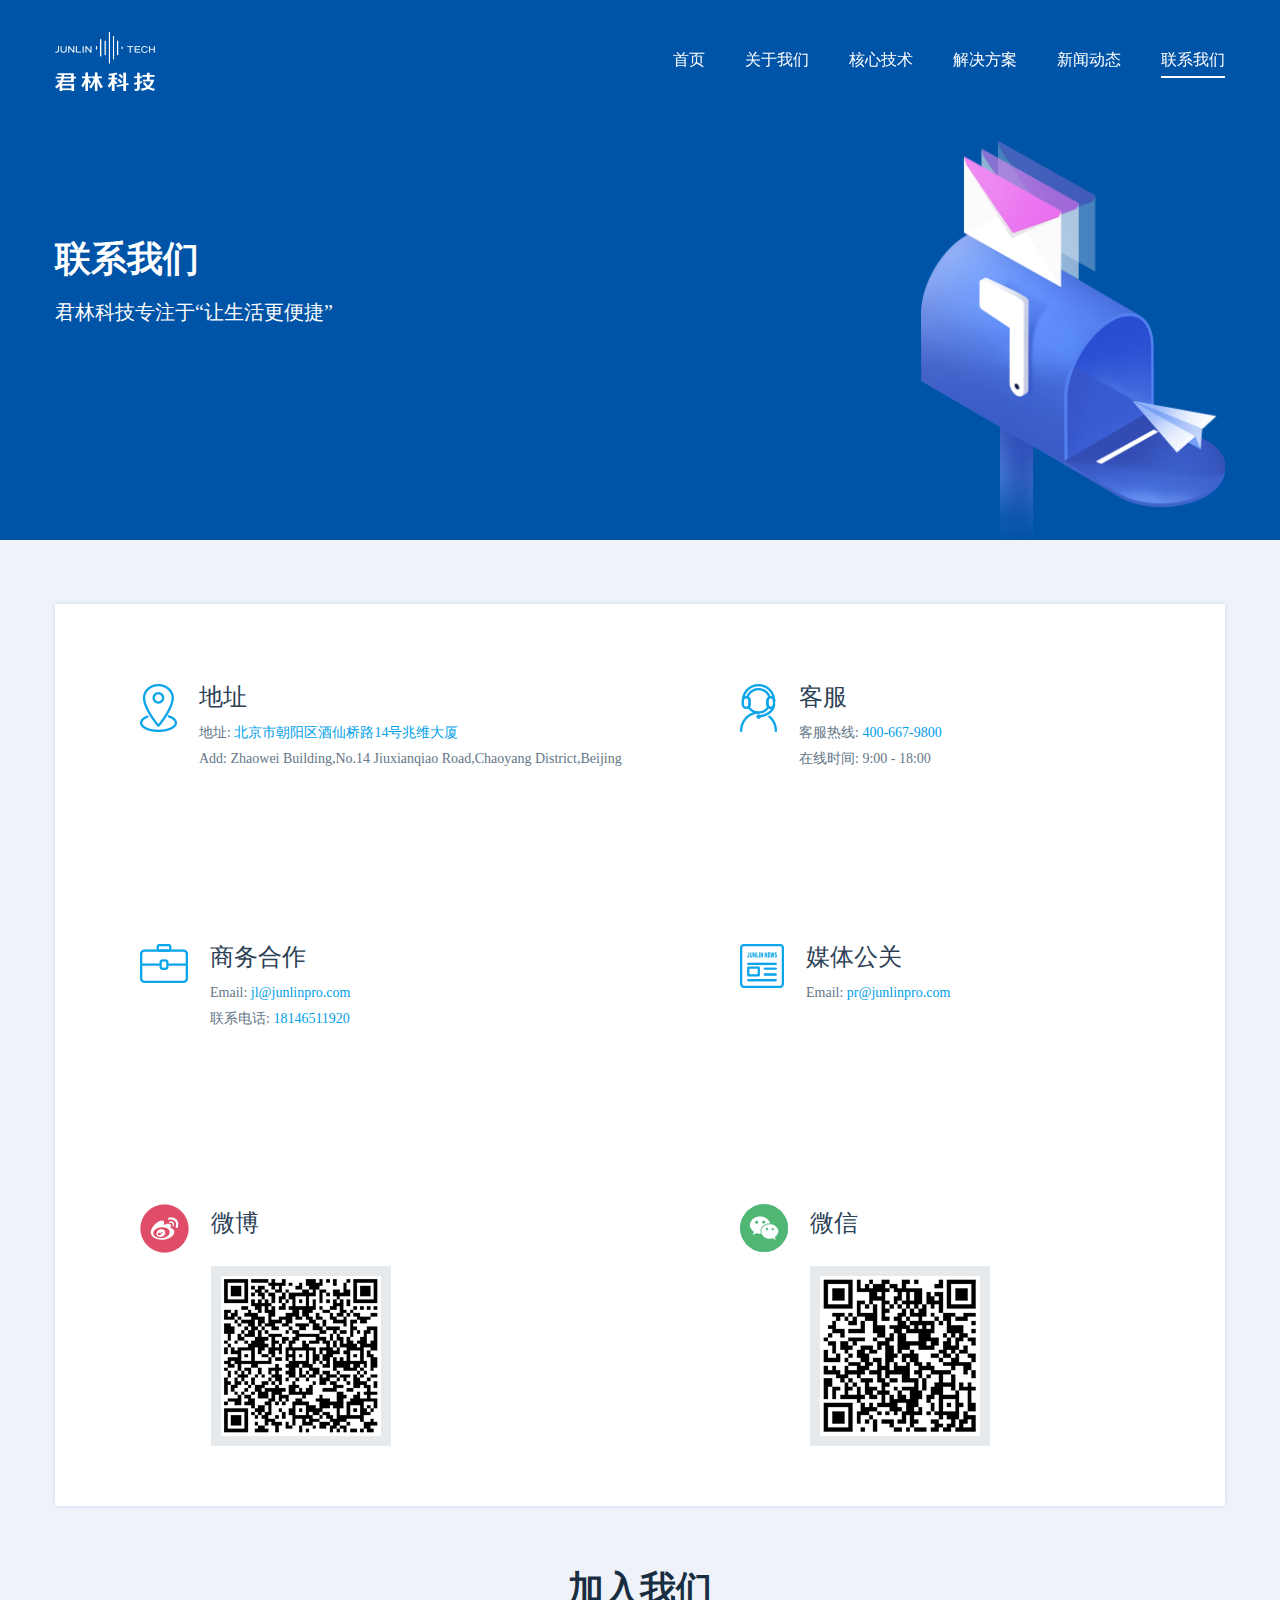
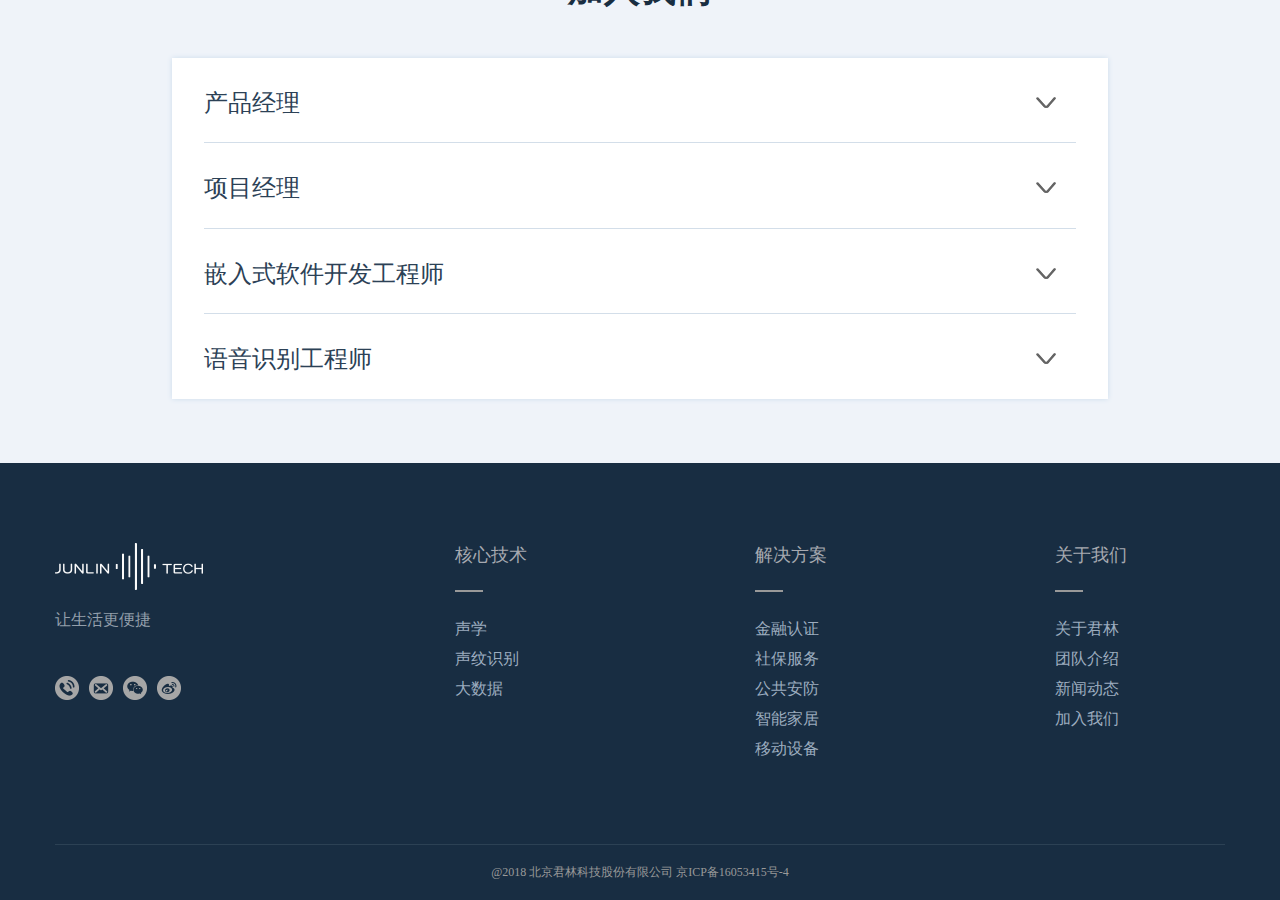
<file: contact.html>
<!DOCTYPE html>
<html lang="en">
<head>
    <meta charset="UTF-8">
    <meta name="viewport" content="width=device-width, initial-scale=1, maximum-scale=1, user-scalable=no">
    <title>联系我们 - 北京君林科技股份有限公司|专注声音科技</title>
    <link rel="stylesheet" href="assets/bootstrap/bootstrap.css">
    <link rel="stylesheet" href="assets/font-awesome/css/font-awesome.min.css">
    <link rel="stylesheet" href="css/common.css">
    <link rel="stylesheet" href="css/header.css">
    <link rel="stylesheet" href="css/footer.css">
    <link rel="stylesheet" href="css/contact.css">
</head>
<body>
<div id="header">
    <div class="container-fluid container">
        <div id="logo" class="pull-left">
            <a href="index.html"><img src="images/small/headlogo.png" alt=""></a>
        </div>
        <nav id="nav-menu-container">
            <ul class="nav-menu">
                <li><a href="index.html">首页</a></li>
                <li><a href="aboutUs.html">关于我们</a></li>
                <li><a href="acoustics.html">核心技术</a></li>
                <li><a href="plan.html">解决方案</a></li>
                <li><a href="news.html">新闻动态</a></li>
                <li class="menu-active"><a href="contact.html">联系我们</a></li>
            </ul>
        </nav>
    </div>
</div>
<div class="banner">
    <div class="container">
        <div class="banner-cont">
            <div class="banner-word">
                <h1>联系我们</h1>
                <p>君林科技专注于“让生活更便捷”</p>
            </div>
            <div class="banner-img">
                <img src="images/contact/contactUs.png" alt="">
            </div>
        </div>
    </div>
</div>

<!--中间内容-->
<div class="all-cont">
    <!--地址-->
    <div class="contact-all">
        <div class="container">
            <div class="contact-cont">
                <div class="row">
                    <div class="col-md-6">
                        <div class="small-icon">
                            <img src="images/contact/address.png" alt="">
                        </div>
                        <div class="small-des">
                            <h3>地址</h3>
                            <p>地址: <span>北京市朝阳区酒仙桥路14号兆维大厦</span></p>
                            <p>Add: Zhaowei Building,No.14 Jiuxianqiao Road,Chaoyang District,Beijing</p>
                        </div>
                    </div>
                    <div class="col-md-6">
                        <div class="small-icon">
                            <img src="images/contact/kefu.png" alt="">
                        </div>
                        <div class="small-des">
                            <h3>客服</h3>
                            <p>客服热线: <span>400-667-9800</span></p>
                            <p>在线时间: 9:00 - 18:00</p>
                        </div>
                    </div>
                    <div class="col-md-6">
                        <div class="small-icon">
                            <img src="images/contact/shangwu.png" alt="">
                        </div>
                        <div class="small-des">
                            <h3>商务合作</h3>
                            <a href="mailto:jl@junlinpro.com"><p>Email: <span>jl@junlinpro.com</span></p></a>
                            <p>联系电话: <span>18146511920</span></p>
                        </div>
                    </div>
                    <div class="col-md-6">
                        <div class="small-icon">
                            <img src="images/contact/meiti.png" alt="">
                        </div>
                        <div class="small-des">
                            <h3>媒体公关</h3>
                            <a href="mailto:pr@junlinpro.com"><p>Email: <span>pr@junlinpro.com</span></p></a>
                        </div>
                    </div>
                    <div class="col-md-6 wei-talk">
                        <div class="small-icon">
                            <img src="images/contact/weibologo.png" alt="">
                        </div>
                        <div class="small-des">
                            <h3>微博</h3>
                            <div><img src="images/contact/weibo.png" alt=""></div>
                        </div>
                    </div>
                    <div class="col-md-6 wei-talk">
                        <div class="small-icon">
                            <img src="images/contact/weixinlogo.png" alt="">
                        </div>
                        <div class="small-des">
                            <h3>微信</h3>
                            <div><img src="images/contact/weixin.png" alt=""></div>
                        </div>
                    </div>
                </div>
            </div>

        </div>
    </div>

    <!--加入我们-->
    <div class="container">
        <h1 class="join_title">加入我们</h1>
        <div class="tab-pane1">
            <ul>
                <li class="posttit1">
                    <div class="post-title">
                        <h3>产品经理</h3>
                        <i><img src="images/small/arrowdown.png" alt=""></i>
                    </div>
                    <div class="post-des">
                        <h5>岗位职责:</h5>
                        <p>1. 负责产品需求分析和PRD方案；</p>
                        <p>2. 主导UED、开发、测试到上线的项目管理全过程，协同内外部资源完成产品目标；</p>
                        <p>3. 负责产品上线后的跟踪反馈、产品培训、以及运营数据工作；</p>
                        <p>4. 提高产品整体质量，持续推进产品迭代和优化。</p>
                        <h5>任职要求:</h5>
                        <p>1. 计算机、通信、电子工程、机械自动化、工业设计等理工科相关专业本科以上学历；</p>
                        <p>2. 具备优秀的学习与创新能力，逻辑思维能力强，能够发现问题本质；</p>
                        <p>3. 能够把握智能产品趋势，实时掌握竞争对手/合作伙伴最新产品、行业动态，及时调整产品竞争战略和计划；</p>
                        <p>4. 有从需求分析到产品发布全流程的经验，有独立负责产品循环的项目经验；</p>
                        <p>5. 具备高效的执行能力，善于沟通，能够有效推动、协同各部门资源；</p>
                        <p>6. 3年以上消费类电子产品从业经验。</p>
                        <a href="mailto:hr@junlinpro.com"><button>投递简历</button></a>
                        <p class="resume">邮箱地址：hr@junlinpro.com</p>

                    </div>
                </li>
                <li class="posttit2">
                    <div class="post-title">
                        <h3>项目经理</h3>
                        <i><img src="images/small/arrowdown.png" alt=""></i>
                    </div>
                    <div class="post-des">
                        <h5>岗位职责:</h5>
                        <p>1.参与项目的需求分析、资源调配、风险评估、技术方案的确定；</p>
                        <p>2.制定项目开发计划，规范相应流程规则和项目的完成标准，协调项目资源，确保项目按时保质完成；</p>
                        <p>3.推动团队日常执行工作，负责进度跟踪和控制，风险监控，问题的协调和解决，确保项目按计划完成；</p>
                        <p>4.组织项目试产、量产及产品发布，组织各个重要节点的项目评审。</p>
                        <h5>任职要求:</h5>
                        <p>1.计算机、通信、电子工程、机械自动化等理工科相关专业本科以上学历；</p>
                        <p>2.较强的沟通能力、抗压能力、执行能力、组织协调能力；</p>
                        <p>3.3年以上消费类电子产品项目管理经验，熟悉项目管理知识体系、互联网产品项目流程，熟悉项目管理工具及模板。</p>
                        <a href="mailto:hr@junlinpro.com"><button>投递简历</button></a>
                        <p class="resume">邮箱地址：hr@junlinpro.com</p>
                    </div>
                </li>
                <li class="posttit3">
                    <div class="post-title">
                        <h3>嵌入式软件开发工程师</h3>
                        <i><img src="images/small/arrowdown.png" alt=""></i>
                    </div>
                    <div class="post-des">
                        <h5>岗位职责:</h5>
                        <p>1. 完成嵌入式产品设计开发及调试；</p>
                        <p>2. 完成项目样品的验证直至量产；</p>
                        <p>3. 产品迭代、新技术研究等。</p>
                        <h5>任职要求:</h5>
                        <p>1.本科以上学历，通信，电子等相关专业，3-5年以上产品设计经验；</p>
                        <p>2.熟悉C/C++语言、数据结构，具有丰富的编码、调试和优化经验；熟悉汇编语言；</p>
                        <p>3.有丰富的嵌入式开发经验，精通STM32或MSP430的开发，熟练掌握一种嵌入式操作系统；</p>
                        <p>4.熟悉硬件电路，能配合硬件工程师完成调试工作；</p>
                        <p>5.英文听说读写熟练；</p>
                        <p>6.有音视频项目开发经验者优先考虑；</p>
                        <p>7.有良好的沟通、协调能力。</p>
                        <a href="mailto:hr@junlinpro.com"><button>投递简历</button></a>
                        <p class="resume">邮箱地址：hr@junlinpro.com</p>
                    </div>
                </li>
                <li class="posttit4">
                    <div class="post-title">
                        <h3>语音识别工程师</h3>
                        <i><img src="images/small/arrowdown.png" alt=""></i>
                    </div>
                    <div class="post-des">
                        <h5>岗位职责:</h5>
                        <p>1.语音识别引擎的设计和开发；</p>
                        <p>2.负责语音识别系统的声学模型及语言模型的训练及优化，持续提升语音识别引擎的识别率；</p>
                        <p>3.与产品开发部门合作完成语音识别引擎的集成和部署。</p>
                        <h5>任职要求:</h5>
                        <p>1.研究生或以上学历；计算机、模式识别、信号处理等相关专业优先；</p>
                        <p>2.熟悉常用语音识别原理及框架，有Kaldi or HTK等开发经验；</p>
                        <p>3.熟悉C/C++ or Python语言；</p>
                        <p>4.思维缜密、思路清晰，具备较好的逻辑分析及抽象思维能力；</p>
                        <p>5.具备良好的沟通能力和口头、书面表达能力；</p>
                        <p>6.熟悉语言信号处理者优先，包括降噪，VAD，音频特征提取等。</p>
                        <a href="mailto:hr@junlinpro.com"><button>投递简历</button></a>
                        <p class="resume">邮箱地址：hr@junlinpro.com</p>
                    </div>
                </li>
            </ul>
        </div>
    </div>
</div>

<!--底部-->
<div class="footer">
    <div class="container">
        <div class="row footer-cont">
            <div class="col-md-3 col-sm-3 col-xs-12 footer-first">
                <div class="foot-logo"><a href="index.html"><img src="images/small/footlogo.png" alt=""></a></div>
                <div class="foot-junlin">
                    <p>让生活更便捷</p>
                </div>
                <div class="foot-contact">
                    <ul>
                        <li>
                            <img src="images/small/phone.png" alt="" width="24">
                            <p class="hover-des">400-667-9800</p>
                        </li>
                        <li>
                            <img src="images/small/email.png" alt="" width="24">
                            <p class="hover-des">jl@junlinpro.com</p>
                        </li>
                        <li>
                            <img src="images/small/weixin.png" alt="" width="24">
                            <p class="erwei"><img src="images/small/weixinma.jpg" alt=""></p>
                        </li>
                        <li>
                            <img src="images/small/weibo.png" alt="" width="24">
                            <p class="erwei"><img src="images/small/weiboma.png" alt=""></p>
                        </li>
                    </ul>
                </div>
            </div>
            <div class="col-md-2 col-md-offset-1 col-sm-3 col-sm-offset-0 col-xs-3 col-xs-offset-0 foot_xs_one">
                <dl>
                    <dt>核心技术</dt>
                    <em></em>
                    <dd><a href="acoustics.html#0">声学</a></dd>
                    <dd><a href="acoustics.html#1">声纹识别</a></dd>
                    <dd><a href="acoustics.html#2">大数据</a></dd>
                </dl>
            </div>
            <div class="col-md-2 col-md-offset-1 col-sm-3 col-sm-offset-0 col-xs-3 col-xs-offset-1">
                <dl>
                    <dt>解决方案</dt>
                    <em></em>
                    <dd><a href="plan.html#0">金融认证</a></dd>
                    <dd><a href="plan.html#1">社保服务</a></dd>
                    <dd><a href="plan.html#2">公共安防</a></dd>
                    <dd><a href="plan.html#3">智能家居</a></dd>
                    <dd><a href="plan.html#4">移动设备</a></dd>
                </dl>
            </div>
            <div class="col-md-2 col-md-offset-1 col-sm-3 col-sm-offset-0 col-xs-3 col-xs-offset-1">
                <dl>
                    <dt>关于我们</dt>
                    <em></em>
                    <dd><a href="aboutUs.html">关于君林</a></dd>
                    <dd><a href="aboutUs.html">团队介绍</a></dd>
                    <dd><a href="news.html">新闻动态</a></dd>
                    <dd><a href="contact.html">加入我们</a></dd>
                </dl>
            </div>
        </div>
        <div class="tab-pane">
            <ul>
                <li>
                    <div class="post-title">
                        <h3>核心技术</h3>
                        <i><img src="images/small/arrowdown1.png" alt=""></i>
                    </div>
                    <div class="post-des">
                        <a href="acoustics.html#0"><p>声学</p></a>
                        <a href="acoustics.html#1"><p>声纹识别</p></a>
                        <a href="acoustics.html#2"><p>大数据</p></a>
                    </div>
                </li>
                <li>
                    <div class="post-title">
                        <h3>解决方法</h3>
                        <i><img src="images/small/arrowdown1.png" alt=""></i>
                    </div>
                    <div class="post-des">
                        <a href="plan.html#0"><p>金融认证</p></a>
                        <a href="plan.html#1"><p>社保服务</p></a>
                        <a href="plan.html#2"><p>公共安防</p></a>
                        <a href="plan.html#3"><p>智能家居</p></a>
                        <a href="plan.html#4"><p>移动设备</p></a>
                    </div>
                </li>
                <li>
                    <div class="post-title">
                        <h3>关于我们</h3>
                        <i><img src="images/small/arrowdown1.png" alt=""></i>
                    </div>
                    <div class="post-des">
                        <a href="aboutUs.html"><p>关于君林</p></a>
                        <a href="aboutUs.html"><p>团队介绍</p></a>
                        <a href="contact.html"><p>新闻动态</p></a>
                        <a href="contact.html"><p>加入我们</p></a>
                    </div>
                </li>
            </ul>
        </div>
        <div class="foot-copy">
            <p>@2018 北京君林科技股份有限公司 京ICP备16053415号-4 </p>
        </div>
    </div>
</div>

<!--返回顶部-->
<div class="backUp" id="backUp">
    <img src="images/small/backTop.png" alt="">
</div>

<script src="js/public/jquery-3.3.1.min.js"></script>
<script src="js/public/superfish.min.js"></script>
<script src="js/public/wow.min.js"></script>

<script src="js/header.js"></script>
<script src="js/common.js"></script>
<script src="js/contact.js"></script>
</body>
</html>
</file>
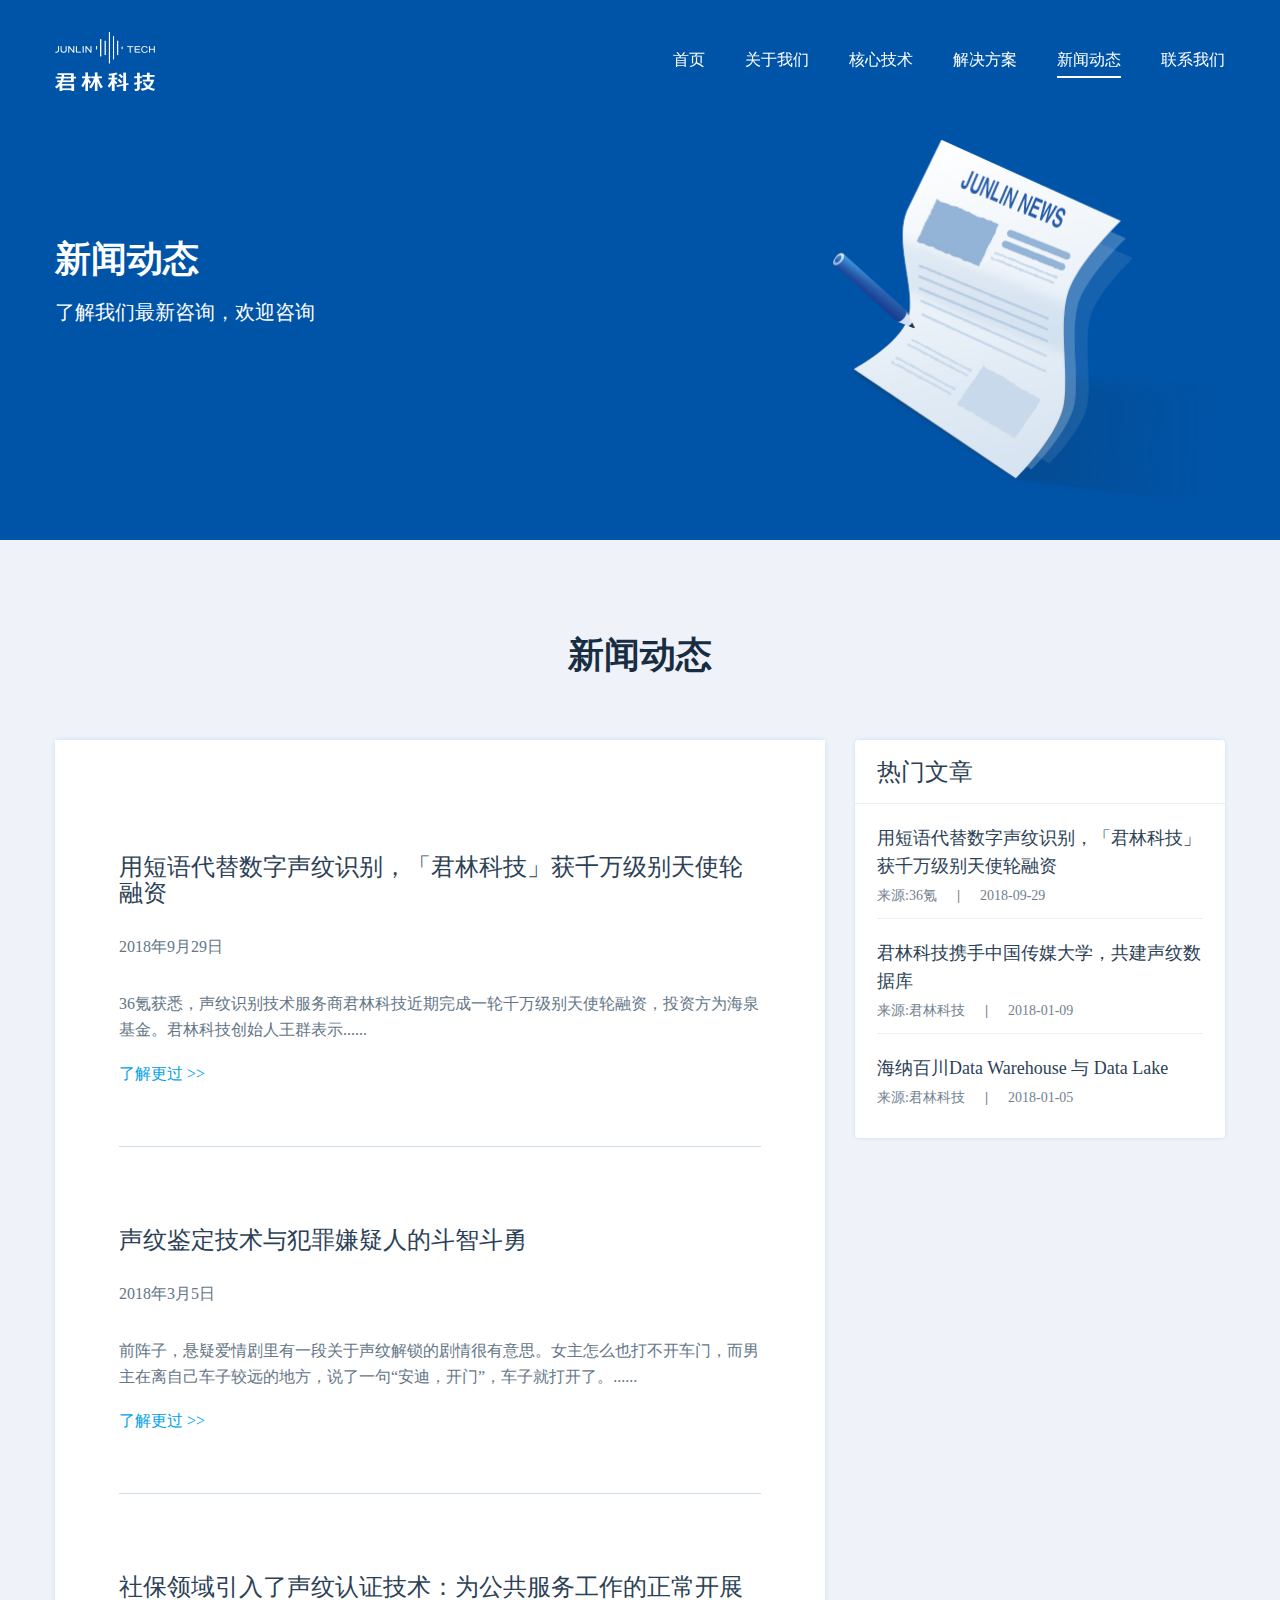
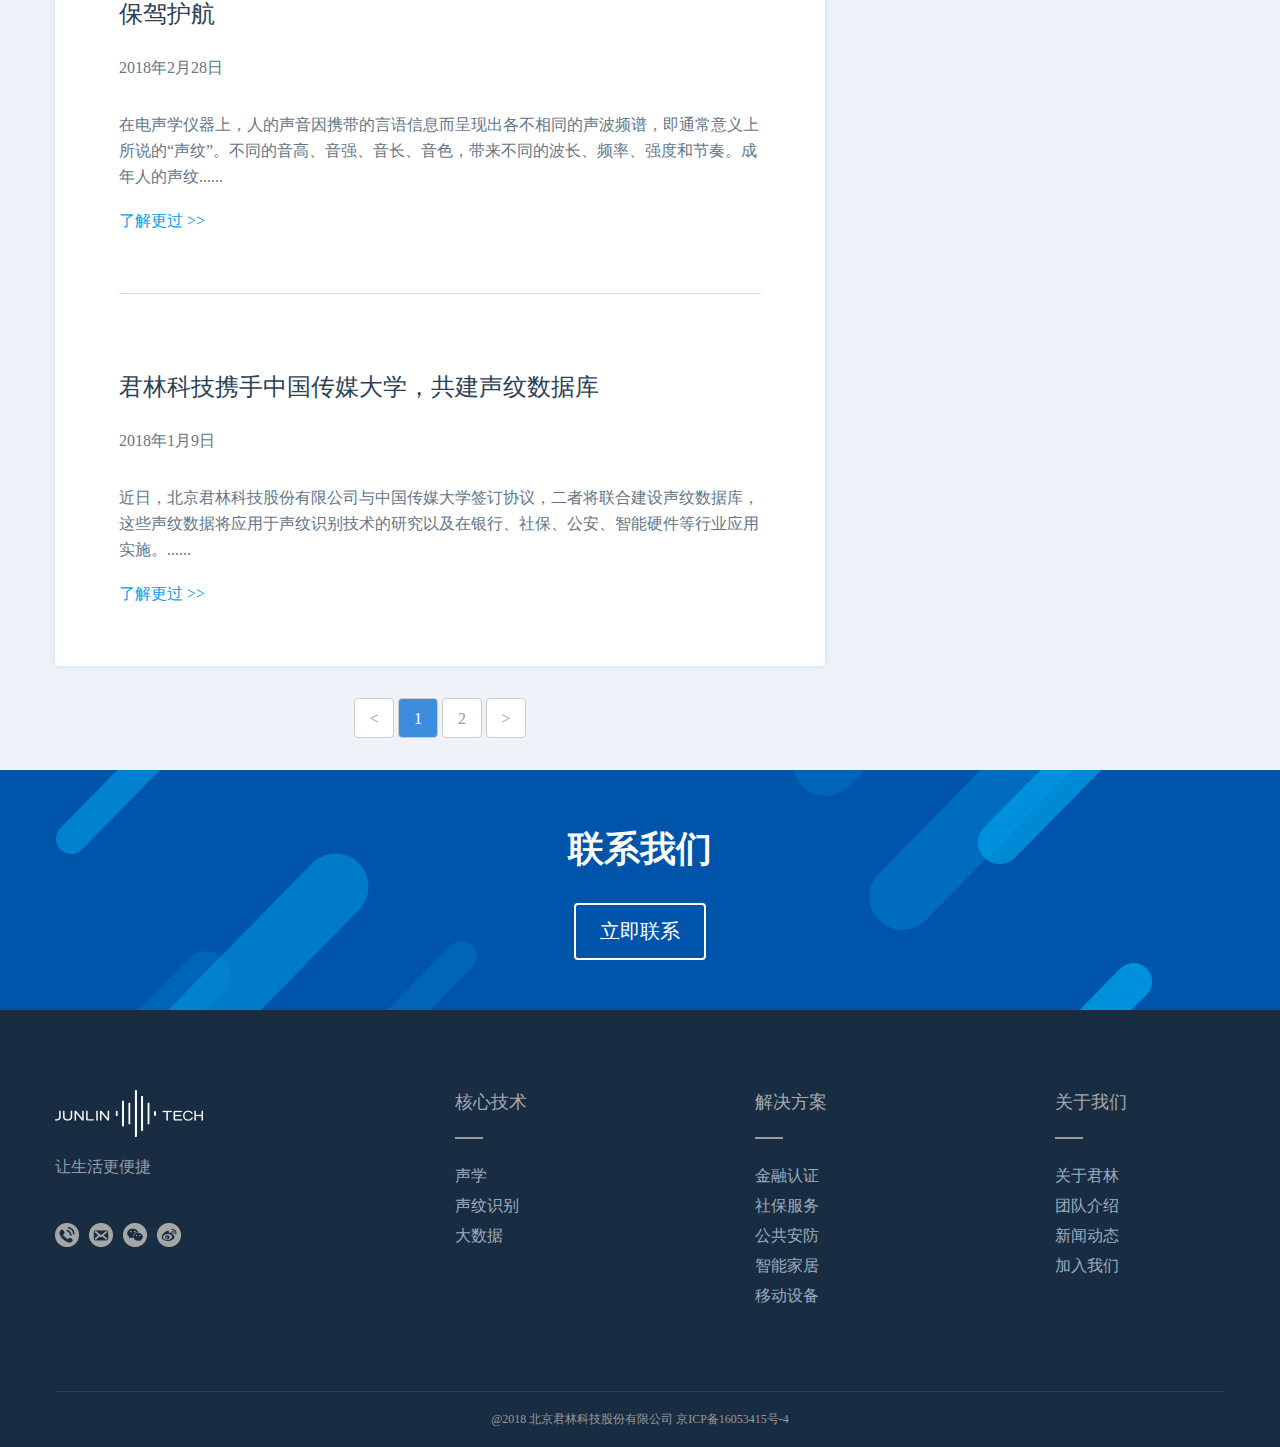
<file: news.html>
<!DOCTYPE html>
<html lang="en">
<head>
    <meta charset="UTF-8">
    <meta name="viewport" content="width=device-width, initial-scale=1, maximum-scale=1, user-scalable=no">
    <title>新闻 - 北京君林科技股份有限公司|专注声音科技</title>
    <link rel="stylesheet" href="assets/bootstrap/bootstrap.css">
    <link rel="stylesheet" href="assets/font-awesome/css/font-awesome.min.css">
    <link rel="stylesheet" href="assets/pagination/pagination.css">
    <link rel="stylesheet" href="css/common.css">
    <link rel="stylesheet" href="css/header.css">
    <link rel="stylesheet" href="css/footer.css">
    <link rel="stylesheet" href="css/news.css">
</head>
<body>
<div id="header">
    <div class="container-fluid container">
        <div id="logo" class="pull-left">
            <a href="index.html"><img src="images/small/headlogo.png" alt=""></a>
        </div>
        <nav id="nav-menu-container">
            <ul class="nav-menu">
                <li><a href="index.html">首页</a></li>
                <li><a href="aboutUs.html">关于我们</a></li>
                <li><a href="acoustics.html">核心技术</a></li>
                <li><a href="plan.html">解决方案</a></li>
                <li class="menu-active"><a href="news.html">新闻动态</a></li>
                <li><a href="contact.html">联系我们</a></li>
            </ul>
        </nav>
    </div>
</div>
<div class="banner">
    <div class="container">
        <div class="banner-cont">
            <div class="banner-word">
                <h1>新闻动态</h1>
                <p>了解我们最新咨询，欢迎咨询</p>
            </div>
            <div class="banner-img">
                <img src="images/news.png" alt="">
            </div>
        </div>
    </div>
</div>

<!--中间内容-->
<div class="all-cont">
    <!--新闻-->
    <div class="container">
        <div class="news">
            <h1>新闻动态</h1>
            <div class="row">
                <div class="col-md-8">
                    <input type='hidden' id='current_page' />
                    <input type='hidden' id='show_per_page' />
                    <ul class="news-left">
                        <li>
                            <a href="newsDetail.html#1"><h3>用短语代替数字声纹识别，「君林科技」获千万级别天使轮融资</h3></a>
                            <span>2018年9月29日</span>
                            <p>36氪获悉，声纹识别技术服务商君林科技近期完成一轮千万级别天使轮融资，投资方为海泉基金。君林科技创始人王群表示......</p>
                            <a class="moreNews" href="newsDetail.html#1">了解更过 >></a>
                        </li>
                        <li>
                            <a href="newsDetail.html#2"><h3>声纹鉴定技术与犯罪嫌疑人的斗智斗勇</h3></a>
                            <span>2018年3月5日</span>
                            <p>前阵子，悬疑爱情剧里有一段关于声纹解锁的剧情很有意思。女主怎么也打不开车门，而男主在离自己车子较远的地方，说了一句“安迪，开门”，车子就打开了。......</p>
                            <a class="moreNews" href="newsDetail.html#2">了解更过 >></a>
                        </li>
                        <li>
                            <a href="newsDetail.html#3"><h3>社保领域引入了声纹认证技术：为公共服务工作的正常开展保驾护航</h3></a>
                            <span>2018年2月28日</span>
                            <p>在电声学仪器上，人的声音因携带的言语信息而呈现出各不相同的声波频谱，即通常意义上所说的“声纹”。不同的音高、音强、音长、音色，带来不同的波长、频率、强度和节奏。成年人的声纹......</p>
                            <a class="moreNews" href="newsDetail.html#3">了解更过 >></a>
                        </li>
                        <li>
                            <a href="newsDetail.html#4"><h3>君林科技携手中国传媒大学，共建声纹数据库</h3></a>
                            <span>2018年1月9日</span>
                            <p>近日，北京君林科技股份有限公司与中国传媒大学签订协议，二者将联合建设声纹数据库，这些声纹数据将应用于声纹识别技术的研究以及在银行、社保、公安、智能硬件等行业应用实施。......</p>
                            <a class="moreNews" href="newsDetail.html#4">了解更过 >></a>
                        </li>
                        <li>
                            <a href="newsDetail.html#5"><h3>海纳百川Data Warehouse 与 Data Lake</h3></a>
                            <span>2018年1月5日</span>
                            <p>前两篇聊到了大数据的编程语言python和计算框架Apache Spark，有了它们就可以写程序跑应用了，当然花点时间入门是必须的。如果你已经读完前两篇的话，那么不妨再继续聊聊数据仓库(Data Warehouse)和数据湖(Data Lake)。......</p>
                            <a class="moreNews" href="newsDetail.html#5">了解更过 >></a>
                        </li>
                        <li>
                            <a href="newsDetail.html#6"><h3>大数据三分钟不入门之二: 一统江湖Spark</h3></a>
                            <span>2017年12月22日</span>
                            <p>入门之一介绍了大数据的编程语言，想必有心的读者已经hello world了python的世界。好的开始是成功的一半，这篇我们来聊聊大数据重量级的开源计算框架 Apache Spark。也许有读者犯嘀咕，为啥没提Hadoop。当然得提......</p>
                            <a class="moreNews" href="newsDetail.html#5">了解更过 >></a>
                        </li>
                        <li>
                            <a href="newsDetail.html#7"><h3>大数据三分钟不入门之一：编程语言选择</h3></a>
                            <span>2017年12月14日</span>
                            <p>现在大数据一片挺火，随随便便拉个公司就号称后台数据基础设施和商业智能是大数据模式，据说该公司的大数据可以用打印机打印出来校对。闲话少扯，最近很多朋友也问我大数据入门该学些什么，比如......</p>
                            <a class="moreNews" href="newsDetail.html#5">了解更过 >></a>
                        </li>

                    </ul>
                    <div id='page_navigation'></div>
                    <!--<div id="wrap-page"></div>-->
                </div>
                <div class="col-md-4">
                    <div class="news-list">
                        <h3>热门文章</h3>
                        <ul>
                            <li>
                                <a href="newsDetail.html#1"><h4>用短语代替数字声纹识别，「君林科技」获千万级别天使轮融资</h4></a>
                                <p class="author"><span>来源:36氪</span><b>|</b><span>2018-09-29</span></p>
                            </li>
                            <li>
                                <a href="newsDetail.html#4"><h4>君林科技携手中国传媒大学，共建声纹数据库</h4></a>
                                <p class="author"><span>来源:君林科技</span><b>|</b><span>2018-01-09</span></p>
                            </li>
                            <li>
                                <a href="newsDetail.html#5"><h4>海纳百川Data Warehouse 与 Data Lake</h4></a>
                                <p class="author"><span>来源:君林科技</span><b>|</b><span>2018-01-05</span></p>
                            </li>
                        </ul>
                    </div>
                </div>
            </div>
        </div>
    </div>

    <!--联系我们-->
    <div class="contact">
        <div class="container">
            <h1>联系我们</h1>
            <button type="button" data-toggle="modal" data-target="#addModal">立即联系</button>
        </div>
    </div>
</div>
<!--底部-->
<div class="footer">
    <div class="container">
        <div class="row footer-cont">
            <div class="col-md-3 col-sm-3 col-xs-12 footer-first">
                <div class="foot-logo"><a href="index.html"><img src="images/small/footlogo.png" alt=""></a></div>
                <div class="foot-junlin">
                    <p>让生活更便捷</p>
                </div>
                <div class="foot-contact">
                    <ul>
                        <li>
                            <img src="images/small/phone.png" alt="" width="24">
                            <p class="hover-des">400-667-9800</p>
                        </li>
                        <li>
                            <img src="images/small/email.png" alt="" width="24">
                            <p class="hover-des">jl@junlinpro.com</p>
                        </li>
                        <li>
                            <img src="images/small/weixin.png" alt="" width="24">
                            <p class="erwei"><img src="images/small/weixinma.jpg" alt=""></p>
                        </li>
                        <li>
                            <img src="images/small/weibo.png" alt="" width="24">
                            <p class="erwei"><img src="images/small/weiboma.png" alt=""></p>
                        </li>
                    </ul>
                </div>
            </div>
            <div class="col-md-2 col-md-offset-1 col-sm-3 col-sm-offset-0 col-xs-3 col-xs-offset-0 foot_xs_one">
                <dl>
                    <dt>核心技术</dt>
                    <em></em>
                    <dd><a href="acoustics.html#0">声学</a></dd>
                    <dd><a href="acoustics.html#1">声纹识别</a></dd>
                    <dd><a href="acoustics.html#2">大数据</a></dd>
                </dl>
            </div>
            <div class="col-md-2 col-md-offset-1 col-sm-3 col-sm-offset-0 col-xs-3 col-xs-offset-1">
                <dl>
                    <dt>解决方案</dt>
                    <em></em>
                    <dd><a href="plan.html#0">金融认证</a></dd>
                    <dd><a href="plan.html#1">社保服务</a></dd>
                    <dd><a href="plan.html#2">公共安防</a></dd>
                    <dd><a href="plan.html#3">智能家居</a></dd>
                    <dd><a href="plan.html#4">移动设备</a></dd>
                </dl>
            </div>
            <div class="col-md-2 col-md-offset-1 col-sm-3 col-sm-offset-0 col-xs-3 col-xs-offset-1">
                <dl>
                    <dt>关于我们</dt>
                    <em></em>
                    <dd><a href="aboutUs.html">关于君林</a></dd>
                    <dd><a href="aboutUs.html">团队介绍</a></dd>
                    <dd><a href="news.html">新闻动态</a></dd>
                    <dd><a href="contact.html">加入我们</a></dd>
                </dl>
            </div>
        </div>
        <div class="tab-pane">
            <ul>
                <li>
                    <div class="post-title">
                        <h3>核心技术</h3>
                        <i><img src="images/small/arrowdown1.png" alt=""></i>
                    </div>
                    <div class="post-des">
                        <a href="acoustics.html#0"><p>声学</p></a>
                        <a href="acoustics.html#1"><p>声纹识别</p></a>
                        <a href="acoustics.html#2"><p>大数据</p></a>
                    </div>
                </li>
                <li>
                    <div class="post-title">
                        <h3>解决方法</h3>
                        <i><img src="images/small/arrowdown1.png" alt=""></i>
                    </div>
                    <div class="post-des">
                        <a href="plan.html#0"><p>金融认证</p></a>
                        <a href="plan.html#1"><p>社保服务</p></a>
                        <a href="plan.html#2"><p>公共安防</p></a>
                        <a href="plan.html#3"><p>智能家居</p></a>
                        <a href="plan.html#4"><p>移动设备</p></a>
                    </div>
                </li>
                <li>
                    <div class="post-title">
                        <h3>关于我们</h3>
                        <i><img src="images/small/arrowdown1.png" alt=""></i>
                    </div>
                    <div class="post-des">
                        <a href="aboutUs.html"><p>关于君林</p></a>
                        <a href="aboutUs.html"><p>团队介绍</p></a>
                        <a href="contact.html"><p>新闻动态</p></a>
                        <a href="contact.html"><p>加入我们</p></a>
                    </div>
                </li>
            </ul>
        </div>
        <div class="foot-copy">
            <p>@2018 北京君林科技股份有限公司 京ICP备16053415号-4 </p>
        </div>
    </div>
</div>

<!--返回顶部-->
<div class="backUp" id="backUp">
    <img src="images/small/backTop.png" alt="">
</div>

<!--添加模态框-->
<div class="modal fade " id="addModal" data-backdrop="static">
    <div class="modal-dialog" role="document">
        <div class="modal-content">
            <div class="modal-header">
                <button type="button" class="close" data-dismiss="modal" aria-label="Close"><span
                        aria-hidden="true">&times;</span></button>
                <h4 class="modal-title">联系我们</h4>
            </div>
            <div class="modal-body">
                <form id="addform">
                    <div class="form-group">
                        <input type="text" class="form-control" id="username" name="username" placeholder="请填写您的称呼*">
                    </div>
                    <div class="form-group">
                        <input type="text" class="form-control" id="phone" name="phone" placeholder="请填写您的联系方式*">
                    </div>
                    <div class="form-group">
                        <input type="text" class="form-control" id="email" name="email" placeholder="请填写您的邮箱*">
                    </div>
                    <div class="form-group">
                        <input type="text" class="form-control" id="company" name="company" placeholder="请填写您的公司名称*">
                    </div>
                    <div class="form-group">
                        <textarea class="form-control" id="question" name="question" placeholder="您想了解哪些问题？"></textarea>
                    </div>
                    <div class="mustWrite">
                        <p>*为必填项</p>
                    </div>
                    <div class="text-flex">
                        <!--<span id="returnMessage" class="glyphicon"> </span>-->
                        <button id="addSubmitBtn" type="button" class="btn btn-primary">确定</button>
                        <button type="button" class="btn btn-default right btn-close" data-dismiss="modal">关闭</button>
                    </div>
                </form>
            </div>
        </div>
    </div>
</div>

<script src="js/public/jquery.js"></script>
<script src="js/public/jquery-3.3.1.min.js"></script>
<script src="js/public/superfish.min.js"></script>
<script src="js/public/wow.min.js"></script>

<script src="assets/bootstrap/bootstrap.min.js"></script>
<script src="assets/bootstrap-validator/bootstrapValidator.min.js"></script>


<script src="js/header.js"></script>
<script src="js/common.js"></script>
<script src="js/news.js"></script>
</body>
</html>
</file>
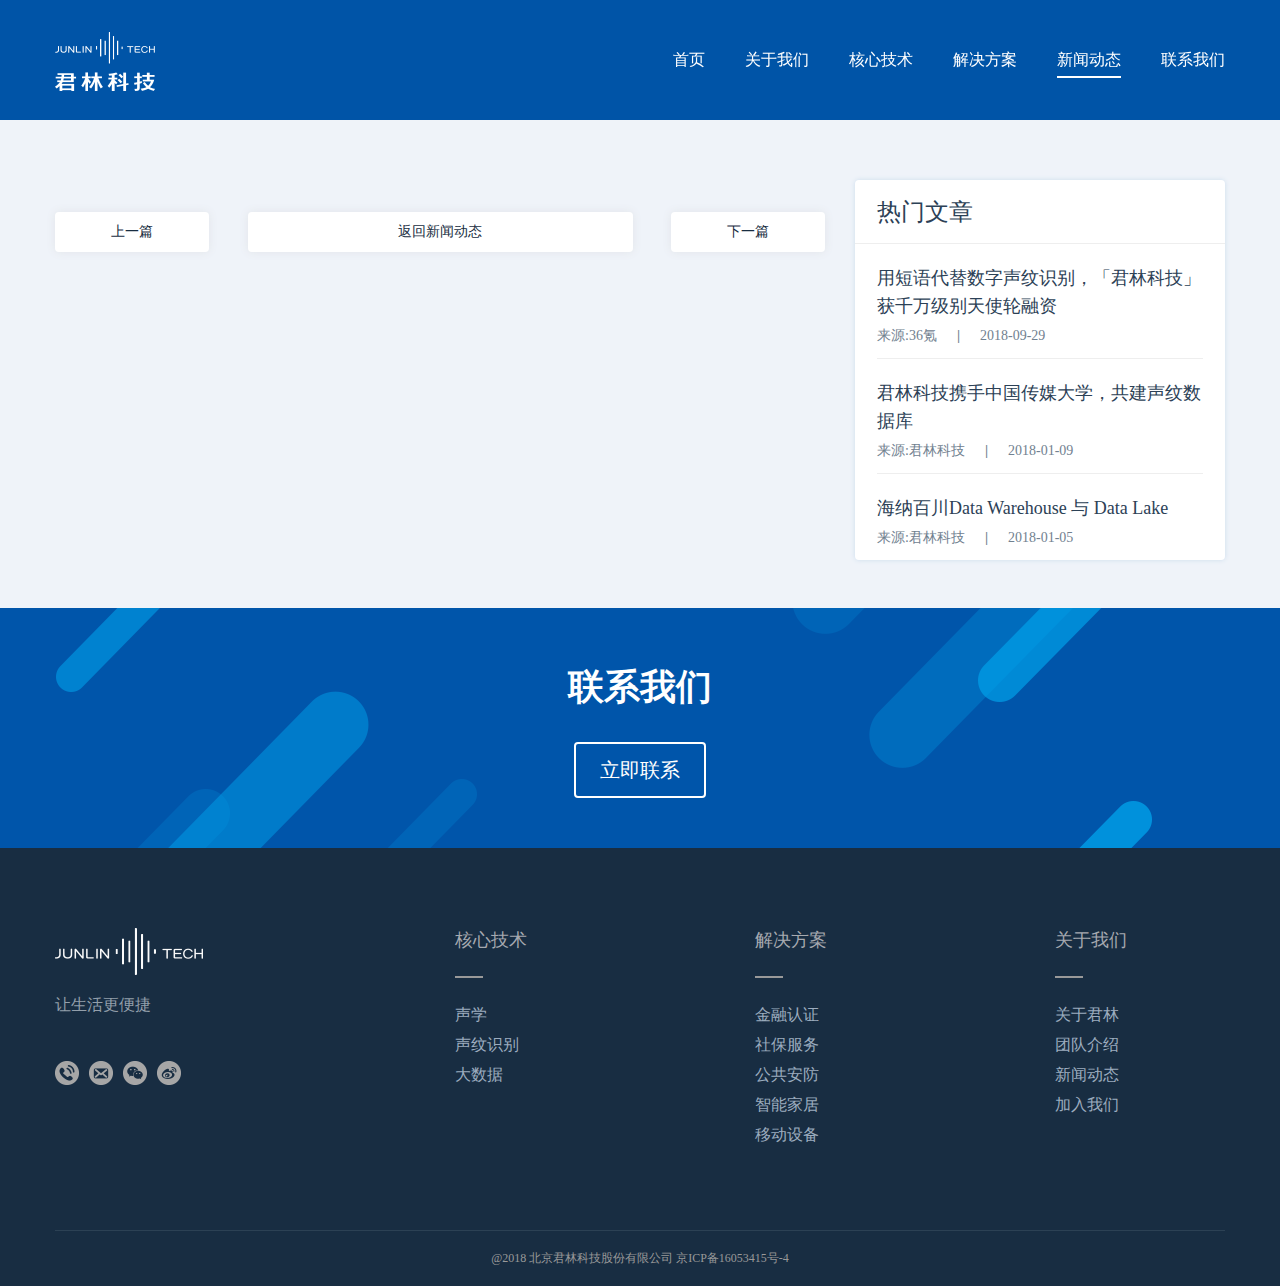
<file: newsDetail.html>
<!DOCTYPE html>
<html lang="en">
<head>
    <meta charset="UTF-8">
    <meta name="viewport" content="width=device-width, initial-scale=1, maximum-scale=1, user-scalable=no">
    <title>新闻 - 北京君林科技股份有限公司|专注声音科技</title>
    <link rel="stylesheet" href="assets/bootstrap/bootstrap.css">
    <link rel="stylesheet" href="assets/font-awesome/css/font-awesome.min.css">
    <link rel="stylesheet" href="css/common.css">
    <link rel="stylesheet" href="css/header.css">
    <link rel="stylesheet" href="css/footer.css">
    <link rel="stylesheet" href="css/newsDetail.css">
</head>
<body>
<div id="header">
    <div class="container-fluid container">
        <div id="logo" class="pull-left">
            <a href="index.html"><img src="images/small/headlogo.png" alt=""></a>
        </div>
        <nav id="nav-menu-container">
            <ul class="nav-menu">
                <li><a href="index.html">首页</a></li>
                <li><a href="aboutUs.html">关于我们</a></li>
                <li><a href="acoustics.html">核心技术</a></li>
                <li><a href="plan.html">解决方案</a></li>
                <li class="menu-active"><a href="news.html">新闻动态</a></li>
                <li><a href="contact.html">联系我们</a></li>
            </ul>
        </nav>
    </div>
</div>
<div class="banner" style="height: 120px;background-color: #0054A7">

</div>

<!--中间内容-->
<div class="all-cont">
    <div class="container">
        <div class="row">
            <div class="col-md-8">
                <ul id="news-lis">
                    <li>
                        <div class="news-cont">
                            <h3>用短语代替数字声纹识别，「君林科技」获千万级别天使轮融资</h3>
                            <div class="author"><span>2018年9月29日</span><span>来源: 36氪</span></div>
                            <div class="detail_cont">
                                <p>自由文识别是声纹识别的未来</p>
                                <p>36氪获悉，声纹识别技术服务商君林科技近期完成一轮千万级别天使轮融资，投资方为海泉基金。君林科技创始人王群表示，本次投资将用于研发投入、硬件生产及人才引进等。</p>
                                <p>君林科技成立于2016年，是一家专攻固定短语和自由文的声纹识别技术服务商，提供包含智能电视、智能音箱、车联网等智能家居和工业落地场景的技术服务。</p>
                                <img src="images/news_detail/detail0929.jpg" alt="">
                                <p>不同于语音识别解决“说了什么”的问题，声纹识别回答“说话人是谁” 的问题。随着语音交互的发展，声纹识别作为一种安全验证方式，天然成为物联网身份识别的入口，也是个性化服务的前提条件。</p>
                                <p>声纹识别按照技术从易到难排序如下：固定数字、随机数字、固定短语、自由文、分割和聚类。但从使用体验来讲，却是反序排列。今天的数字识别技术已经基本成熟，得到商业化应用。其它声纹识别技术尚不成熟，少有好的应用案例。</p>
                                <p>固定短语的语音识别技术在实验室环境下准确率已经能达到99%，但在现实应用场景中准确率大幅降低，甚至低至80%。</p>
                                <p>主要有三个原因：</p>
                                <p>1、时间的鲁棒性。现实应用都是跨时间的应用，实验数据往往是集中录制。</p>
                                <p>2、环境噪声及混响。声纹相比语音识别更容易受到环境噪声和混响的影响，真实场景中不可避免的存在各种噪声和混响。</p>
                                <p>3、说话人的发音随意性。现实生活中人们发音具有一定的随意性，或大或小，或轻或重，不如实验室录制的一致性强。</p>
                                <p>真实场景准确率低造成声纹识别落地的困难。可以说，真实场景的准确率如果不能达到95%以上，则会在很大程度上影响体验感，难以落地到场景中。</p>
                                <p>君林科技专攻固定短语和自由文的声纹识别，提供从前端声学采集降噪，到后端模型算法、声纹数据库的一套完整解决方案。</p>
                                <p>经过2年多时间打磨，君林今年年初完成了新一代的声纹识别模型。据创始人介绍，君林已实现真实场景中固定短语识别准确率98%，自由文准确率97%。这一准确率已经超越了对应公司Nuance96%（内部测试数据）和百度92%的识别准确率（公开论文数据，2017）。</p>
                                <p>商业场景落地是技术类项目的核心难点。据创始人介绍，君林在智能家居和工业场景都已经有相应产品落地，进展顺利，但目前暂不方便公开披露。</p>
                                <p>团队部分，创始人王群曾任中国电声骨干企业技术负责人。核心技术团队包括师承COPSS总统奖获得者Prof. Nancy Reid的多伦多大学统计学博士Becky.Lin及计算机博士Chuan.Ma，以及研究大数据和AI深度学习超过10年的多位技术专家。</p>
                                <p>声纹识别赛道是一个正在爆发的蓝海市场，涌现出了不少的优秀玩家。百度在这一领域上持续发力，2017开始与农业银行共建AI智能银行。IDG投资的SpeakIn也在安防领域不断拓展新的落地场景。数字声纹识别方向上，清华教授郑方带领的得意音通也赢得了建设银行、国家信息中心、中国银联等大客户。智能音箱赛道中，天猫、ROKID等也开始加入声纹识别模块。2018年，声纹识别正在一步步进入大众认知视野。</p>
                                <p>关于本轮投资逻辑，海泉基金方面表示，随着物联网时代的加速来临，声纹识别已成为人工智能领域重要的入口。君林科技在技术人才、产品评测方面都具有自身的优势，看好项目的未来发展。</p>
                                <p>海泉基金是一家关注智能科技、消费升级、文创领域的早期基金，由音乐创作人胡海泉创办。自2014年成立以来，投资了包括铜师傅、悦米科技、临奇科技、新片场、风霆迅在内等诸多项目。</p>
                            </div>
                        </div>
                    </li>
                    <li>
                        <div class="news-cont">
                            <h3>声纹鉴定技术与犯罪嫌疑人的斗智斗勇</h3>
                            <div class="author"><span>2018年3月5日</span><span>来源: 君林科技</span></div>
                            <div class="detail_cont">
                               <p>前阵子，悬疑爱情剧里有一段关于声纹解锁的剧情很有意思。女主怎么也打不开车门，而男主在离自己车子较远的地方，说了一句“安迪，开门”，车子就打开了。这炫酷的场面其实是“声纹解锁”在发挥作用。声纹指的是能够识别某人或某物的声音特征，有唯一性，方式是通过电声学仪器显示出带有言语信息的声波频谱来实现的。</p>
                               <p>在声纹识别和鉴定的领域，有两种重要的技术，就是声音识别技术和“声纹鉴定”技术。“声纹解锁”属于第一种，声音识别技术。高科技的新车拥有“声纹解锁”功能，它识别出来了男主的声音，所以开了锁。而女主的声音不在声音识别的范围里，它就不能打开车门。</p>
                                <h4>声音识别技术面临“窃密”罪犯挑战</h4>
                               <p>当然，现阶段，声音识别技术的存在主要不是为了好玩儿，它除了让人们的生活更加方便，更重要的是可用于安全防范领域，抵挡“窃密”罪犯的攻击。举个例子，很多公司都有机密性的文件，而并不是每个公司员工都具备机密文件的访问权限。于是，为有限定的访问者设定“声纹解锁”是一种不错的方法，通过对访问者不同的声音进行甄别，达到了身份识别和验证的效果。那么如果不在“声音识别”范围内的人，就不能够解锁，也无法访问机密文件或者登陆涉密系统。</p>
                               <p>某些意图“窃密”的罪犯会尽可能地去破坏声音识别技术，比如通过录音、合成的技术去模仿能被系统识别的声音。虽然“窃密”罪犯的手段高明，但现阶段却不会让他们轻易得逞，因为合成的声音与自然的人声还是有一定的区别。随着科技的进步，声音识别技术也在不断进步，声音识别系统鉴别合成声与人声的能力也在不断增强。合成的声音是很难骗过先进的声音识别系统。</p>
                                <img src="images/news_detail/detail03051.jpg" alt="">
                                <h4>变声器vs“声纹鉴定”技术</h4>
                                <p>而如果说声音识别技术是对付商业罪犯的，那么“声纹鉴定”技术大部分情况下针对的则是刑事罪犯。刑事案中（尤其以绑架案为主），罪犯为掩饰自己的身份，经常会使用变声器。变声器是可以改变输入音频的音色、音调，并将变声后的音频输出的工具。
                                </p>
                               <p>在我们的印象里，变声器可以完全改变一个人的声音。在影视剧当中，我们也经常可以见到变声器带来的神奇效果。一个浑厚的男声经过变声器的“魔法”，听起来完全可以是一个尖利的女声。变声器甚至可以把人声变成像卡通人物那样的声音。</p>
                               <p>那么当犯罪嫌疑人的声音用变声器处理过，抓捕和定罪的时候就会遇到很多困难，这时候声纹鉴定技术就派上了用场。声纹鉴定技术分辨人声的能力毋庸置疑，但它是否足够先进到能够鉴定出变过声的人声呢？答案是肯定的。</p>
                               <p>我们先要弄清“声纹鉴定”的原理。我们的声纹采集到机器上，会变换成一个图谱，因为声纹不同，每个人所形成的图谱就不同。这种图谱包含了一些数值，“声纹鉴定”就是通过分析这些数值，来辨别不同的声音。一般情况下，“声纹鉴定”分析的是绝对值（magnitude）的分布，因为这往往是不同声音之间最大的不同。这也就给了变声器空间，因为大部分变声器改变声音改变的也就是绝对值这一块儿。</p>
                               <p>不过随着技术的进步，“声纹鉴定”技术分析的数值更为广泛和全面，包括分析相对值（phase）等。虽然罪犯使用变声器改变了声音，但他无法改变声音的全部内容，仍然有许多他本身的声音细节残留。而使用更先进的“声纹鉴定”技术，就完全可以把这部分没有被改变的声音识别出来。</p>
                               <p>所以，即便变声器听起来像神奇的魔法，有了先进的声纹识别和鉴定技术，罪犯仍然无所遁形。</p>
                                <img src="images/news_detail/detail03052.jpg" alt="">
                                <h4>北京君林科技股份有限公司</h4>
                               <p>北京君林科技股份有限公司，是在电声行业技术领先的高科技公司，君林科技在声学、无线音频、AI声学、声纹技术、云端、语音大数据以及人工智能领域均处于行业领先位置，提供先进的解决方案和专业的服务，推动人工智能技术产品落地, 打造人工智能时代的金耳朵。</p>
                               <p>公司凭借声纹识别核心技术与银行、社保、公安以及智能硬件行业展开合作，提供如移动支付、远程办理、声纹安全识别、用户注册等解决方案，并迅速积累大量语音数据库,将在行业内形成强有力的竞争力。</p>
                            </div>
                        </div>
                    </li>
                    <li>
                        <div class="news-cont">
                            <h3>社保领域引入了声纹认证技术：为公共服务工作的正常开展保驾护航</h3>
                            <div class="author"><span>2018年2月28日</span><span>来源: 君林科技</span></div>
                            <div class="detail_cont">
                                <p>在电声学仪器上，人的声音因携带的言语信息而呈现出各不相同的声波频谱，即通常意义上所说的“声纹”。不同的音高、音强、音长、音色，带来不同的波长、频率、强度和节奏。成年人的声纹具有鲜明的独特性和稳定性，与指纹、掌纹、手指静脉等一样，可看做是代表人类个体唯一性的生物信息特征。纵然旁人故意模仿说话声音，也无法还原出一模一样的声纹。因此，日趋完善成熟的声纹识别技术，在保护个人敏感信息、确定身份认证、加强安全防护、协助调查取证等方面，都发挥了积极有利的作用。</p>
                                <img src="images/news_detail/detail0228.jpg" alt="">
                                <p>在社保领域引入了声纹认证技术，能为相关公共服务工作的正常开展保驾护航。社保认证用户数量庞大，精确度高，任务繁重，在具体开展过程中，经常会出现各种问题。</p>
                                <p>众所周知：中国目前已进入老龄化社会，全国60岁以上的老年人数量约1.78亿。由于我国幅员辽阔，各地发展水平层次不齐，在养老保险逐渐普及的今天，养老金发放和管理工作由于审核和制约手段不严，遭遇了前所未有的挑战。如出现他人冒领，或隐瞒当事人已去世事实而继续认领等现象，令国家养老保险行业信用受挫，造成重大经济损失。</p>
                                <p>同时，中国流动人口众多，不少人的社保缴纳都不在户籍所在地，异地办手续不但麻烦，也给身份审核带来困难。旧时传统的人工审核身份方式，不论调查、走访还是采集，在社会高速发展的今天已经愈发不合时宜，而之前引入的人脸识别技术容易出现图片合成伪造，化妆整容的现象，指纹识别则有采集困难，以硅胶指模造假的情况。结合以上情况：核对身份既要满足准确率高，又要实现方便快捷，这正是声纹识别系统验证平台受到重视的原因。显著优势主要有以下几点：</p>
                                <h4>一、方便准确</h4>
                                <p>不论是面对面还是异地，都不会对声纹提取的准确性造成影响。录制声纹时，手持一只麦克风即可操作，而通过互联网进行远程身份识别时，只需要手机操作就行。比指纹、虹膜、掌纹等识别技术都要成本低廉，使用简单。</p>
                                <h4>二、流程透明</h4>
                                <p>由社保中心聘请专业可靠的专业人士，给办理社保的当事人采集声音，并用仪器分析出声纹的基因序列，形成权威有效的声纹数据库。这样只需说话，通过系统语音验证，便可判断出是否为办理者本人。结合人脸识别、指纹识别等辅助检测方式，不但大幅降低被他人冒充的可能性，而且提升了工作人员的办事效率，是社会公共服务系统迈向高效、智能、人性的里程碑事件。</p>
                                <h4>三、安全隐蔽</h4>
                                <p>保护公民隐私，在当今社会显得至关重要。当事人所录制的声音，以及声纹数据库，都能够得到妥善保护，确保身份安全不会泄露。</p>
                                <h4>四、终身认证</h4>
                                <p>正因为声纹的“独一无二、不可取代”性，社保中心只需一次建档，便可终身认证，系统可在几秒钟做出精确判断，让身份安全如同进了“保险箱”。</p>
                                <p>尽管声纹识别技术目前仍遇到了诸如声音合成、录音重播、声道变化、背景噪音等现象的干扰，但随着技术持续不断地发展，相信克服这些问题指日可待，声纹识别技术将更为人们熟知，并在常识认知和日常运用中广泛推广。</p>
                                <p>北京君林科技股份有限公司，是在电声行业技术领先的高科技公司，君林科技在声学、无线音频、AI声学、声纹技术、云端、语音大数据以及人工智能领域均处于行业领先位置，提供先进的解决方案和专业的服务，推动人工智能技术产品落地, 打造人工智能时代的金耳朵。</p>
                                <p>公司凭借声纹识别核心技术与银行、社保、公安以及智能硬件行业展开合作，提供如移动支付、远程办理、声纹安全识别、用户注册等解决方案，并迅速积累大量语音数据库,将在行业内形成强有力的竞争力。</p>
                            </div>
                        </div>
                    </li>
                    <li>
                        <div class="news-cont">
                            <h3>君林科技携手中国传媒大学，共建声纹数据库</h3>
                            <div class="author"><span>2018年1月09日</span><span>来源: 君林科技</span></div>
                            <div class="detail_cont">
                                <p>近日，北京君林科技股份有限公司与中国传媒大学签订协议，二者将联合建设声纹数据库，这些声纹数据将应用于声纹识别技术的研究以及在银行、社保、公安、智能硬件等行业应用实施</p>
                                <p>声纹识别这项技术的研究始于20世纪30年代，自60年代以来取得了令人瞩目的发展。尽管声纹识别技术的研究已有半个世纪之久，但是现有的声纹识别系统仍存在许多困难，在社会化、实用化等需求上无法达到要求。</p>
                                <p>现阶段，国际上长期致力于语言相关资源大规模开发和共享的组织和机构有：美国的语言学数据联盟--LDC（Linguistic Data Consortium）,OGI（Oregon Graduate Institute）以及欧洲的ELRA（European Language Resources Association）等。除少数声纹识别语音数据库之外，这些组织和机构开发的语音数据库大多是面向语音识别和语音合成等应用的，其中只有一小部分可以间接用于声纹识别的研究。</p>
                                <p>而国内，近年来，已有中国科技大学、中国科学院声学研究所、中国社会科学院语言研究所等高校逐渐投入较大的人力和物力在建立声纹库。这些语音数据库均依据不同的使用目的而建立，缺乏统一的标准与体系，而造成语音资源的“浪费”。</p>
                                <p>中国传媒大学相关负责人表示，“通过与北京君林科技联合建设声纹库，双方将对声纹采集设备的研制及标准的制定、高性能声纹检索引擎的研发、声纹采集标准体系的建立等方面提供可参考的数据支持。</p>
                                <p>北京君林科技相关负责人表示：“声纹库的建立，将有利于公司在银行、社保、公安、智能硬件等行业应用实施。”</p>
                                <p>据了解，北京君林科技股份有限公司，是一家拥有完全自主知识产权的声纹领域研发商、服务商和解决方案提供商，公司在声学技术、无线音频技术、声纹识别技术、语音识别技术、人工智能及大数据领域都处于领先水平，旗下产品在金融、社保、公安、智能硬件等多个行业，提供领先的解决方案和专业服务。公司凭借极高的声纹识别精准度，与银行、社保、公安以及智能硬件行业展开合作，提供如移动支付、远程办理、声纹安全识别、用户注册等解决方案。</p>
                                <p>目前，声纹库建设已经进入了最后准备阶段，双方预计采集声纹样本在百万级别以上。</p>
                            </div>
                        </div>
                    </li>
                    <li>
                        <div class="news-cont">
                            <h3>海纳百川Data Warehouse 与 Data Lake</h3>
                            <div class="author"><span>2018年1月5日</span><span>来源: 君林科技</span></div>
                            <div class="detail_cont">
                                <P>前两篇聊到了大数据的编程语言python和计算框架Apache Spark，有了它们就可以写程序跑应用了，当然花点时间入门是必须的。如果你已经读完前两篇的话，那么不妨再继续聊聊数据仓库(Data Warehouse)和数据湖(Data Lake)。</P>
                                <P>有一个严肃的问题，大数据存储和计算分析是为了啥? 只是为了单纯的炫技? 就如同个人电脑处理器的更新换代厂商总是不厌其烦的鼓吹“史上最快的CPU”。</P>
                                <P>显然不是。这里得提一下商业智能(Business Intelligence)，它是一套完整的解决方案，用来有效的整合企业数据，快速准确地提供报表并提出决策依据，帮助企业做出明智的业务经营决策。</P>
                                <P>如何有效的整合企业数据? 粗糙点说，就是把企业相关的数据塞到同一个地方，结构化的，非结构化的，那么它就叫DataLake。 如果数据存放前已经经过清洗，聚合，标准化等等操作，那么它就是Data Warehouse。用时髦点的一句话来描述Data Warehouse: Single version of the truth。</P>
                                <P>毫不夸张的说，Data Warehouse里的数据往往是公司非常重要的核心资产，也是黑客们垂涎已久的地方。得数据者，得天下；失数据者，必失业。自1990年Data Warehouse之父W.H.Inmon提出这个概念以来，Data Warehouse已经走过了近30年的历史，大量的商业公司不余其力在这个领域耕耘，因为这里的钱实在是太好挣了，IBM,Oracle, Sybase, Microsoft etc。</P>
                                <P>当然每个公司运营管理这些DataWarehouse的Database Administrator(DBA)薪水也相当不错，地位也很高，算是个不错的职业。</P>
                                <P>但随着数据量的越来越大，传统的Data Warehouse已经满足不了企业的商业智能需求。试想一下，CEO开会询问某新爆款游戏的用户使用情况，商业智能和数据仓库部门不得不如实回答还没开始在DataWarehouse里定义dimesions和fact，也就是还没开始收集和清洗数据呢。</P>
                                <P>这样是不是挺尴尬。这时Data Lake的概念就派上用场了。来吧，什么乱七八糟的数据先发给我，我这儿是分布式存储HDFS(Hadoop的存储组件), 结构化的，非结构化的，来者不拒。有用的，没用的，先存着。以后需要了，再用ETL(Extract, Transform, Load)流程挖掘出来，然后存入DataWarehouse，Data Mart等等供后续分析。</P>
                                <P>这样我们就能看出他俩流程上的一个明显不同，Data Warehouse是ETL,先清洗聚合在存储， 而Data Lake是ELT，先存储在清洗聚合。事实上，Data Lake在大数据的商业智能领域加速了整个流程，而且更加灵活，被越来越多的公司逐步采用。</P>
                                <P>海纳百川，有容乃大。在大数据领域，如果Data Warehouse是海，那么Data Lake就是洋。</P>
                            </div>
                        </div>
                    </li>
                    <li>
                        <div class="news-cont">
                            <h3>大数据三分钟不入门之二: 一统江湖Spark</h3>
                            <div class="author"><span>2017年12月22日</span><span>来源: 君林科技</span></div>
                            <div class="detail_cont">
                                <p>入门之一介绍了大数据的编程语言，想必有心的读者已经hello world了python的世界。好的开始是成功的一半，这篇我们来聊聊大数据重量级的开源计算框架ApacheSpark。</p>
                                <p>也许有读者犯嘀咕，为啥没提Hadoop。当然得提，聊大数据不说说Hadoop则名不正，言不顺。大数据这十多年来的持续火爆与开源计算框架Hadoop的发展息息相关。在某种程度上，Hadoop就是大数据，大数据就是Hadoop。Hadoop解决了什么问题，为何说它推动了大数据的发展？</p>
                                <p>举个例子，一根火腿肠，一个人一口一口咬着吃，这是单机操作。如果这根火腿肠100米长，最后这个人吃吐了，这就是存储和计算资源不足，内存溢出。换个人吧，还得吃到吐。如何更好更快的吃完这根大火腿肠呢？这里得感谢Google的一篇论文，激发了Yahoo工程师Doug Cutting的灵感，从而导致了Hadoop的应运而生。Hadoop里除了分布式存储外还实施了一个很重要的计算模型MapReduce。怎么理解它呢？回到吃火腿上，Doug从自己的名字获得启发，把这根火腿肠切成100份，然后在Yahoo社区发帖请来了100人，每人一段，免费吃。这样大火腿肠问题得到有效解决。同样的方法可以处理更长的火腿肠。大数据处理同样的道理。</p>
                                <p>如果说Hadoop是第一代分布式开源大数据计算框架，那么发源于伯克利的Spark则逐渐成为事实上的第二代。Spark也采用了MapReduce模型，不同的是，Hadoop的Map与Reduce界限简单粗暴，中间数据采用磁盘作为临时存储空间。而Spark的数据大部分时间都在内存中，减少了磁盘的读写，速度得到大幅提升。它的MapReduce模型更加通用一些，同时也提供了支持SQL  2003标准的查询引擎SparkSQL,这对很多会SQL的数据分析师来说简直是一大福音。咱也能用SQL在Spark上跑大数据了。
                                </p>
                                <p>这些还谈不上一统江湖吧？机器学习和人工智能呢?图计算？支持实时流处理吗？如果使用Hadoop, 为了支持SQL得用Hive,机器学习得用Mahout, 实时流处理得用Storm......版图越来越大，系统组件越来越多，出问题的可能性也越来越大。而这些功能居然都集成在Spark里，一个框架解决了好几个痛点。这也是为什么Spark能成为了当下大数据计算框架网红的重要原因之一。</p>
                                <p>潮起潮落，任何技术都有自己的辉煌和没落期，Spark正走向属于它的鼎盛时代。</p>
                                <p>北京君林科技股份有限公司，是一家拥有完全自主知识产权的音频领域研发商、服务商和解决方案提供商，公司在声学技术、无线音频技术、声纹技术、语音识别技术、人工智能及大数据领域都处于领先水平，旗下产品在金融、社保、公安、智能硬件等多个行业，提供领先的解决方案和专业服务。公司凭借极高的声纹识别精准度，与银行、社保、公安以及智能硬件行业展开合作，提供如移动支付、远程办理、声纹安全识别、用户注册等解决方案，并迅速积累大量语音数据库，在行业内形成强有力的竞争力。</p>

                            </div>
                        </div>
                    </li>
                    <li>
                        <div class="news-cont">
                            <h3>大数据三分钟不入门之一：编程语言选择</h3>
                            <div class="author"><span>2017年12月13日</span><span>来源: 君林科技</span></div>
                            <div class="detail_cont">
                                <p>现在大数据一片挺火，随随便便拉个公司就号称后台数据基础设施和商业智能是大数据模式，据说该公司的大数据可以用打印机打印出来校对。闲话少扯，最近很多朋友也问我大数据入门该学些什么，比如编程语言，工具，课程等等。在这里抛砖引玉，介绍我所理解的大数据和所需要的技能。如果不能入门，请再仔细研读标题三遍！
                                </p>
                                <p>大数据需要懂编程吗？太需要了，不管你是数据分析师，数据工程师，还是数据科学家等等。为啥？会有另外一篇介绍这些跟数据打交道的职位的共同与不同之处。此处暂且不论，因为在床上的阅读时间超过三分钟一定会影响睡眠。</p>
                                <p>既然要学，学啥？如果你是编程小白，那你此时一定会很纠结，人生有时候选择太多也不是好事。随便列几个：sql, R, python, java, scala......</p>
                                <p>什么？大部分都没听过。那就不用比较了，直接上python。还需要理由吗？</p>
                                <p>首先，python属于解释型语言，边写边跑（REPL），上手简单。不像某些编译型“低端语言”，执行前还需要编译，动不动报一个类型错误，入门不易啊。当然Scala深谙此道，在改进java的基础上也支持REPL，可惜这哥们语言模型太生涩，抽象的厉害，凡人莫碰。题外话，很多大数据框架和工具都是这哥们写的，比如大名鼎鼎的Spark, Kafka, Flink等等。</p>
                                <p>其次，上面提到的以及重要的大数据框架都支持python接口。你想想，费了九牛二虎之力学会了php, 准备在大数据领域大展身手，结果发现这个领域的重量级框架和工具都不支持，虽然都姓p，但差别还真蛮大。另：适用领域不同，不意味挑起任何语言争端。</p>
                                <p>再次，python的数学统计和图形工具后来居上，大有超越R之势。不可否认R在开源统计分析编程语言里一直独占鳌头，但随着python重量级的数学和统计库的发布，以及dataframe的数据模型支持，大数据框架的广泛支持，R前景堪忧。这里不少数据分析从业人员估计会泪奔。
                                </p>
                                <p>最后，python的社区活跃程度非常高，背后还有干爹Google的大力扶持。想3分钟学会神经网络编程吗？试试我们的网红tensorflow吧。不过前提是你得会python。不会也没关系，这样你就不会被它的神经网络调优调出神经衰弱来...</p>
                                <p>最后的最后，语言入市有风险，以上意见，仅供参考。</p>
                            </div>
                        </div>
                    </li>
                </ul>
                <div class="pages">
                    <button class="prev">上一篇</button>
                    <a href="news.html"><button class="back">返回新闻动态</button></a>
                    <button class="next">下一篇</button>
                </div>
            </div>
            <div class="col-md-4">
                <div class="news-list">
                    <h3>热门文章</h3>
                    <ul>
                        <li>
                            <a href="newsDetail.html#1"><h4>用短语代替数字声纹识别，「君林科技」获千万级别天使轮融资</h4></a>
                            <p class="author"><span>来源:36氪</span><b>|</b><span>2018-09-29</span></p>
                        </li>
                        <li>
                            <a href="newsDetail.html#4"><h4>君林科技携手中国传媒大学，共建声纹数据库</h4></a>
                            <p class="author"><span>来源:君林科技</span><b>|</b><span>2018-01-09</span></p>
                        </li>
                        <li>
                            <a href="newsDetail.html#5"><h4>海纳百川Data Warehouse 与 Data Lake</h4></a>
                            <p class="author"><span>来源:君林科技</span><b>|</b><span>2018-01-05</span></p>
                        </li>
                    </ul>
                </div>
            </div>
        </div>
    </div>
    <div class="contact">
        <div class="container">
            <h1>联系我们</h1>
            <button type="button" data-toggle="modal" data-target="#addModal">立即联系</button>
        </div>
    </div>
</div>
<!--底部-->
<div class="footer">
    <div class="container">
        <div class="row footer-cont">
            <div class="col-md-3 col-sm-3 col-xs-12 footer-first">
                <div class="foot-logo"><a href="index.html"><img src="images/small/footlogo.png" alt=""></a></div>
                <div class="foot-junlin">
                    <p>让生活更便捷</p>
                </div>
                <div class="foot-contact">
                    <ul>
                        <li>
                            <img src="images/small/phone.png" alt="" width="24">
                            <p class="hover-des">400-667-9800</p>
                        </li>
                        <li>
                            <img src="images/small/email.png" alt="" width="24">
                            <p class="hover-des">jl@junlinpro.com</p>
                        </li>
                        <li>
                            <img src="images/small/weixin.png" alt="" width="24">
                            <p class="erwei"><img src="images/small/weixinma.jpg" alt=""></p>
                        </li>
                        <li>
                            <img src="images/small/weibo.png" alt="" width="24">
                            <p class="erwei"><img src="images/small/weiboma.png" alt=""></p>
                        </li>
                    </ul>
                </div>
            </div>
            <div class="col-md-2 col-md-offset-1 col-sm-3 col-sm-offset-0 col-xs-3 col-xs-offset-0 foot_xs_one">
                <dl>
                    <dt>核心技术</dt>
                    <em></em>
                    <dd><a href="acoustics.html#0">声学</a></dd>
                    <dd><a href="acoustics.html#1">声纹识别</a></dd>
                    <dd><a href="acoustics.html#2">大数据</a></dd>
                </dl>
            </div>
            <div class="col-md-2 col-md-offset-1 col-sm-3 col-sm-offset-0 col-xs-3 col-xs-offset-1">
                <dl>
                    <dt>解决方案</dt>
                    <em></em>
                    <dd><a href="plan.html#0">金融认证</a></dd>
                    <dd><a href="plan.html#1">社保服务</a></dd>
                    <dd><a href="plan.html#2">公共安防</a></dd>
                    <dd><a href="plan.html#3">智能家居</a></dd>
                    <dd><a href="plan.html#4">移动设备</a></dd>
                </dl>
            </div>
            <div class="col-md-2 col-md-offset-1 col-sm-3 col-sm-offset-0 col-xs-3 col-xs-offset-1">
                <dl>
                    <dt>关于我们</dt>
                    <em></em>
                    <dd><a href="aboutUs.html">关于君林</a></dd>
                    <dd><a href="aboutUs.html">团队介绍</a></dd>
                    <dd><a href="news.html">新闻动态</a></dd>
                    <dd><a href="contact.html">加入我们</a></dd>
                </dl>
            </div>
        </div>
        <div class="tab-pane">
            <ul>
                <li>
                    <div class="post-title">
                        <h3>核心技术</h3>
                        <i><img src="images/small/arrowdown1.png" alt=""></i>
                    </div>
                    <div class="post-des">
                        <a href="acoustics.html#0"><p>声学</p></a>
                        <a href="acoustics.html#1"><p>声纹识别</p></a>
                        <a href="acoustics.html#2"><p>大数据</p></a>
                    </div>
                </li>
                <li>
                    <div class="post-title">
                        <h3>解决方法</h3>
                        <i><img src="images/small/arrowdown1.png" alt=""></i>
                    </div>
                    <div class="post-des">
                        <a href="plan.html#0"><p>金融认证</p></a>
                        <a href="plan.html#1"><p>社保服务</p></a>
                        <a href="plan.html#2"><p>公共安防</p></a>
                        <a href="plan.html#3"><p>智能家居</p></a>
                        <a href="plan.html#4"><p>移动设备</p></a>
                    </div>
                </li>
                <li>
                    <div class="post-title">
                        <h3>关于我们</h3>
                        <i><img src="images/small/arrowdown1.png" alt=""></i>
                    </div>
                    <div class="post-des">
                        <a href="aboutUs.html"><p>关于君林</p></a>
                        <a href="aboutUs.html"><p>团队介绍</p></a>
                        <a href="contact.html"><p>新闻动态</p></a>
                        <a href="contact.html"><p>加入我们</p></a>
                    </div>
                </li>
            </ul>
        </div>
        <div class="foot-copy">
            <p>@2018 北京君林科技股份有限公司 京ICP备16053415号-4 </p>
        </div>
    </div>
</div>

<!--返回顶部-->
<div class="backUp" id="backUp">
    <img src="images/small/backTop.png" alt="">
</div>

<!--添加模态框-->
<div class="modal fade " id="addModal" data-backdrop="static">
    <div class="modal-dialog" role="document">
        <div class="modal-content">
            <div class="modal-header">
                <button type="button" class="close" data-dismiss="modal" aria-label="Close"><span
                        aria-hidden="true">&times;</span></button>
                <h4 class="modal-title">联系我们</h4>
            </div>
            <div class="modal-body">
                <form id="addform">
                    <div class="form-group">
                        <input type="text" class="form-control" id="username" name="username" placeholder="请填写您的称呼*">
                    </div>
                    <div class="form-group">
                        <input type="text" class="form-control" id="phone" name="phone" placeholder="请填写您的联系方式*">
                    </div>
                    <div class="form-group">
                        <input type="text" class="form-control" id="email" name="email" placeholder="请填写您的邮箱*">
                    </div>
                    <div class="form-group">
                        <input type="text" class="form-control" id="company" name="company" placeholder="请填写您的公司名称*">
                    </div>
                    <div class="form-group">
                        <textarea class="form-control" id="question" name="question" placeholder="您想了解哪些问题？"></textarea>
                    </div>
                    <div class="mustWrite">
                        <p>*为必填项</p>
                    </div>
                    <div class="text-flex">
                        <!--<span id="returnMessage" class="glyphicon"> </span>-->
                        <button id="addSubmitBtn" type="button" class="btn btn-primary">确定</button>
                        <button type="button" class="btn btn-default right btn-close" data-dismiss="modal">关闭</button>
                    </div>
                </form>
            </div>
        </div>
    </div>
</div>

<script src="js/public/jquery-3.3.1.min.js"></script>
<script src="js/public/superfish.min.js"></script>
<script src="js/public/wow.min.js"></script>

<script src="assets/bootstrap/bootstrap.min.js"></script>
<script src="assets/bootstrap-validator/bootstrapValidator.min.js"></script>

<script src="js/header.js"></script>
<script src="js/common.js"></script>
<script src="js/newsDetail.js"></script>
</body>
</html>
</file>
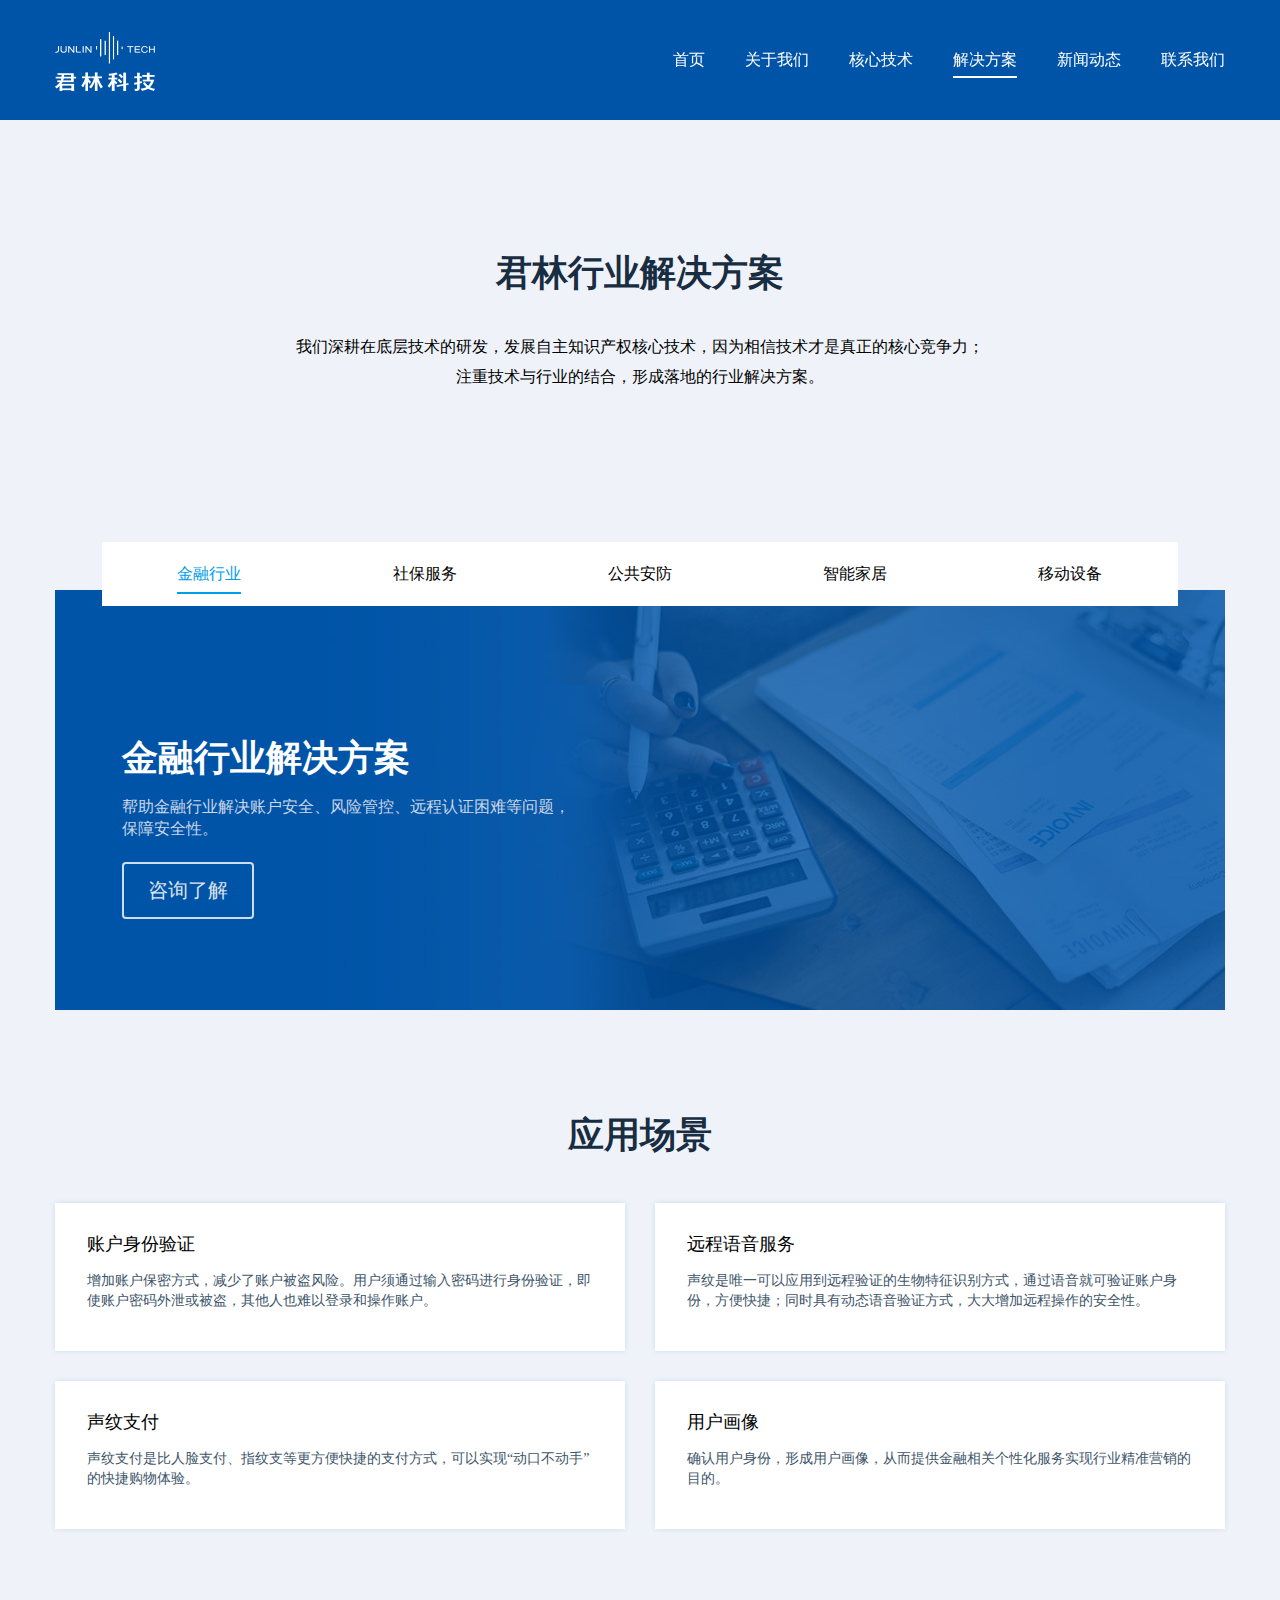
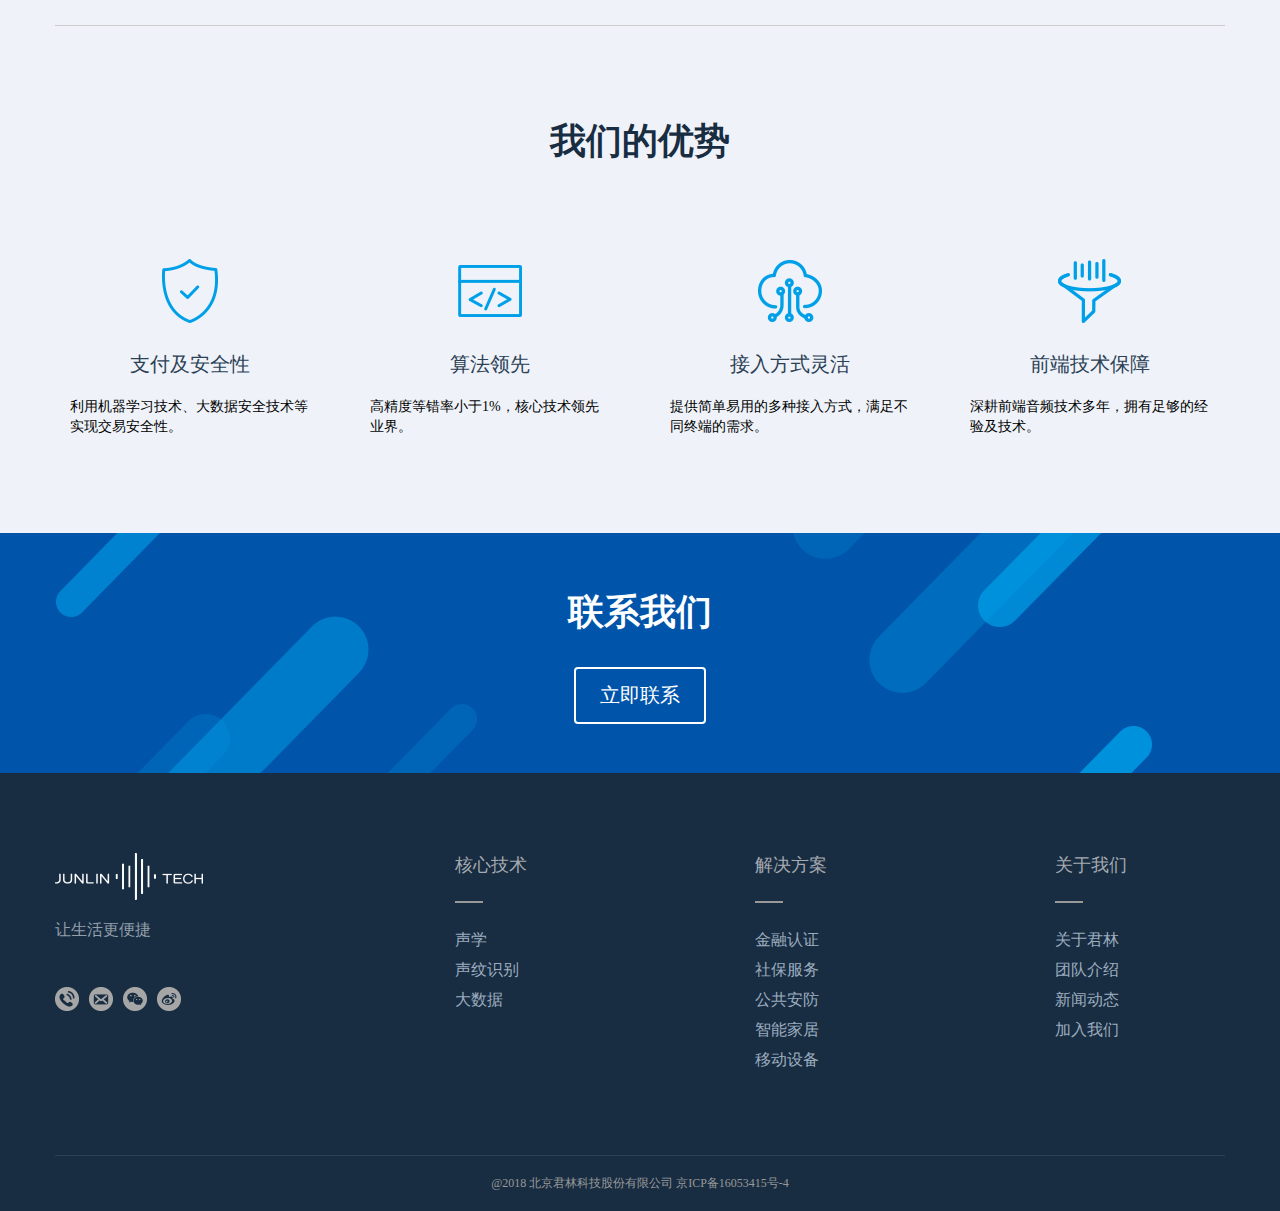
<file: plan.html>
<!DOCTYPE html>
<html lang="en">
<head>
    <meta charset="UTF-8">
    <meta name="viewport" content="width=device-width, initial-scale=1, maximum-scale=1, user-scalable=no">
    <title>解决方案 - 北京君林科技股份有限公司|专注声音科技</title>
    <link rel="stylesheet" href="assets/bootstrap/bootstrap.css">
    <link rel="stylesheet" href="assets/font-awesome/css/font-awesome.min.css">
    <link rel="stylesheet" href="css/common.css">
    <link rel="stylesheet" href="css/header.css">
    <link rel="stylesheet" href="css/footer.css">
    <link rel="stylesheet" href="css/plan.css">

</head>
<body>
<div id="header">
    <div class="container-fluid container">
        <div id="logo" class="pull-left">
            <a href="index.html"><img src="images/small/headlogo.png" alt=""></a>
        </div>
        <nav id="nav-menu-container">
            <ul class="nav-menu">
                <li><a href="index.html">首页</a></li>
                <li><a href="aboutUs.html">关于我们</a></li>
                <li><a href="acoustics.html">核心技术</a></li>
                <li  class="menu-active"><a href="plan.html">解决方案</a></li>
                <li><a href="news.html">新闻动态</a></li>
                <li><a href="contact.html">联系我们</a></li>
            </ul>
        </nav>
    </div>
</div>
<div class="banner" style="height: 120px;background-color: #0054A7">

</div>

<!--中间内容-->
<div class="all-cont">
    <!--公共介绍-->
    <div class="container publicTit">
        <h1>君林行业解决方案</h1>
        <p class="plan_des">我们深耕在底层技术的研发，发展自主知识产权核心技术，因为相信技术才是真正的核心竞争力；注重技术与行业的结合，形成落地的行业解决方案。</p>
    </div>
    <!--tab切换-->
    <div class="container">
        <div class="aco_nav">
            <ul>
                <li class="active"><a href="javascript:;">金融行业</a></li>
                <li><a href="javascript:;">社保服务</a></li>
                <li><a href="javascript:;">公共安防</a></li>
                <li><a href="javascript:;">智能家居</a></li>
                <li><a href="javascript:;">移动设备</a></li>
            </ul>
        </div>
        <div class="aco_cont">
            <ul>
                <li class="active">
                    <div class="aco_introduce">
                        <div class="banner finance_bg">
                            <div class="ban_left">
                                <h1>金融行业解决方案</h1>
                                <p>帮助金融行业解决账户安全、风险管控、远程认证困难等问题，保障安全性。</p>
                                <button type="button" data-toggle="modal" data-target="#addModal">咨询了解</button>
                            </div>
                        </div>
                        <div class="aco_apply">
                            <h1>应用场景</h1>
                            <div class="row">
                                <div class="col-md-6">
                                    <div class="apply_des">
                                        <h4>账户身份验证</h4>
                                        <p>增加账户保密方式，减少了账户被盗风险。用户须通过输入密码进行身份验证，即使账户密码外泄或被盗，其他人也难以登录和操作账户。</p>
                                    </div>
                                </div>
                                <div class="col-md-6">
                                    <div class="apply_des">
                                        <h4>远程语音服务</h4>
                                        <p>声纹是唯一可以应用到远程验证的生物特征识别方式，通过语音就可验证账户身份，方便快捷；同时具有动态语音验证方式，大大增加远程操作的安全性。</p>
                                    </div>
                                </div>
                                <div class="col-md-6">
                                    <div class="apply_des">
                                        <h4>声纹支付</h4>
                                        <p>声纹支付是比人脸支付、指纹支等更方便快捷的支付方式，可以实现“动口不动手”的快捷购物体验。</p>
                                    </div>
                                </div>
                                <div class="col-md-6">
                                    <div class="apply_des">
                                        <h4>用户画像</h4>
                                        <p>确认用户身份，形成用户画像，从而提供金融相关个性化服务实现行业精准营销的目的。</p>
                                    </div>
                                </div>

                            </div>
                        </div>
                        <div class="aco_adv">
                            <h1>我们的优势</h1>
                            <div class="row">
                                <div class="col-md-3">
                                    <div class="adv_des">
                                        <img src="images/plan/small1.png" alt="">
                                        <h3>支付及安全性</h3>
                                        <p>利用机器学习技术、大数据安全技术等实现交易安全性。</p>
                                    </div>
                                </div>
                                <div class="col-md-3">
                                    <div class="adv_des">
                                        <img src="images/plan/small2.png" alt="">
                                        <h3>算法领先</h3>
                                        <p>高精度等错率小于1%，核心技术领先业界。</p>
                                    </div>
                                </div>
                                <div class="col-md-3">
                                    <div class="adv_des">
                                        <img src="images/plan/small3.png" alt="">
                                        <h3>接入方式灵活</h3>
                                        <p>提供简单易用的多种接入方式，满足不同终端的需求。</p>
                                    </div>
                                </div>
                                <div class="col-md-3">
                                    <div class="adv_des">
                                        <img src="images/plan/small4.png" alt="">
                                        <h3>前端技术保障</h3>
                                        <p>深耕前端音频技术多年，拥有足够的经验及技术。</p>
                                    </div>
                                </div>
                            </div>
                        </div>
                    </div>
                </li>
                <li>
                    <div class="aco_introduce">
                        <div class="banner server_bg">
                            <div class="ban_left">
                                <h1>社保服务解决方案</h1>
                                <p>社保认证分为注册阶段和验证两个阶段，注册时为用户建立声纹模型，语音完成验证并完善声纹模型。</p>
                                <button type="button" data-toggle="modal" data-target="#addModal">咨询了解</button>
                            </div>
                        </div>
                        <div class="aco_apply">
                            <h1>应用场景</h1>
                            <div class="row">
                                <div class="col-md-6">
                                    <div class="apply_des">
                                        <h4>身份验证</h4>
                                        <p>声纹支持远程生存认证，节约成本的同时有效避免社保金额的流失；有效解决线下实地考察费时费力，指纹、人脸等伪造等问题引起的社保金的流失。</p>
                                    </div>
                                </div>
                                <div class="col-md-6">
                                    <div class="apply_des">
                                        <h4>智能柜台机</h4>
                                        <p>提供智能柜台机方便用户使用减少运营成本，为参保人员建立声纹模型，支持智能柜台机验证身份，同时进一步完善声纹模型。</p>
                                    </div>
                                </div>
                                <div class="col-md-6">
                                    <div class="apply_des">
                                        <h4>远程账户操作</h4>
                                        <p>支持多信道的远程操作，语音核实身份从而支持远程账户操作；手机、固定电话等信道识别准确率行业领先。</p>
                                    </div>
                                </div>
                                <div class="col-md-6">
                                    <div class="apply_des">
                                        <h4>声纹采集</h4>
                                        <p>采集参保人员声纹库，建立模型；在参保人员使用过程中进行身份验证，核验身份办理相关业务。</p>
                                    </div>
                                </div>

                            </div>
                        </div>
                        <div class="aco_adv">
                            <h1>我们的优势</h1>
                            <div class="row">
                                <div class="col-md-3">
                                    <div class="adv_des">
                                        <img src="images/plan/small1.png" alt="">
                                        <h3>支付及安全性</h3>
                                        <p>利用机器学习技术、大数据安全技术等实现交易安全性。</p>
                                    </div>
                                </div>
                                <div class="col-md-3">
                                    <div class="adv_des">
                                        <img src="images/plan/small2.png" alt="">
                                        <h3>算法领先</h3>
                                        <p>高精度等错率小于1%，核心技术领先业界。</p>
                                    </div>
                                </div>
                                <div class="col-md-3">
                                    <div class="adv_des">
                                        <img src="images/plan/small3.png" alt="">
                                        <h3>接入方式灵活</h3>
                                        <p>提供简单易用的多种接入方式，满足不同终端的需求。</p>
                                    </div>
                                </div>
                                <div class="col-md-3">
                                    <div class="adv_des">
                                        <img src="images/plan/small4.png" alt="">
                                        <h3>前端技术保障</h3>
                                        <p>深耕前端音频技术多年，拥有足够的经验及技术。</p>
                                    </div>
                                </div>
                            </div>
                        </div>
                    </div>
                </li>
                <li>
                    <div class="aco_introduce">
                        <div class="banner security_bg">
                            <div class="ban_left">
                                <h1>公共安防解决方案</h1>
                                <p>近年来语音犯罪案件频发，语音犯罪案件破获难度大、举证困难，急需要新的方案。</p>
                                <button type="button" data-toggle="modal" data-target="#addModal">咨询了解</button>
                            </div>
                        </div>
                        <div class="aco_apply">
                            <h1>应用场景</h1>
                            <div class="row">
                                <div class="col-md-6">
                                    <div class="apply_des">
                                        <h4>声纹鉴定</h4>
                                        <p>声纹证据现以属于现行刑事诉讼法规定的法定证据类型中的“鉴定结论”；声纹识别辅助公安提高破案率。</p>
                                    </div>
                                </div>
                                <div class="col-md-6">
                                    <div class="apply_des">
                                        <h4>建立声纹数据库</h4>
                                        <p>声纹作为生物特征识别具有唯一性和稳定性，建立声纹大数据库有利于公共安防建设、丰富身份识别手段，完善行业数据能力。</p>
                                    </div>
                                </div>
                                <div class="col-md-6">
                                    <div class="apply_des">
                                        <h4>侦破电信诈骗</h4>
                                        <p>声纹证据作为法定证据中的“鉴定结论”可以作为犯罪举证，提升电信诈骗破案率；对有前科的人员进行标记，方便案件侦查。</p>
                                    </div>
                                </div>
                                <div class="col-md-6">
                                    <div class="apply_des">
                                        <h4>音频布控</h4>
                                        <p>通过声纹识别对重点人群及关键卡口实行布控监测，方便公安机关的案件分析及侦办；提供1：1身份验证及1：N身份识别，方便部署。</p>
                                    </div>
                                </div>

                            </div>
                        </div>
                        <div class="aco_adv">
                            <h1>我们的优势</h1>
                            <div class="row">
                                <div class="col-md-3">
                                    <div class="adv_des">
                                        <img src="images/plan/small1.png" alt="">
                                        <h3>支付及安全性</h3>
                                        <p>利用机器学习技术、大数据安全技术等实现交易安全性。</p>
                                    </div>
                                </div>
                                <div class="col-md-3">
                                    <div class="adv_des">
                                        <img src="images/plan/small2.png" alt="">
                                        <h3>算法领先</h3>
                                        <p>高精度等错率小于1%，核心技术领先业界。</p>
                                    </div>
                                </div>
                                <div class="col-md-3">
                                    <div class="adv_des">
                                        <img src="images/plan/small3.png" alt="">
                                        <h3>接入方式灵活</h3>
                                        <p>提供简单易用的多种接入方式，满足不同终端的需求。</p>
                                    </div>
                                </div>
                                <div class="col-md-3">
                                    <div class="adv_des">
                                        <img src="images/plan/small4.png" alt="">
                                        <h3>前端技术保障</h3>
                                        <p>深耕前端音频技术多年，拥有足够的经验及技术。</p>
                                    </div>
                                </div>
                            </div>
                        </div>
                    </div>
                </li>
                <li>
                    <div class="aco_introduce">
                        <div class="banner intelligence_bg">
                            <div class="ban_left">
                                <h1>智能家居解决方案</h1>
                                <p>声纹识别是一种新的移动设备中身份安全认证方式，为移动支付、声纹解锁等方面助力。</p>
                                <button type="button" data-toggle="modal" data-target="#addModal">咨询了解</button>
                            </div>
                        </div>
                        <div class="aco_apply">
                            <h1>应用场景</h1>
                            <div class="row">
                                <div class="col-md-6">
                                    <div class="apply_des">
                                        <h4>用户画像</h4>
                                        <p>基于强大计算能力和数据算法库，深度挖掘数据规律。可对使用者进行画像，分析其行为数据，形成特定的用户画像，从而提供专属定制服务内容。</p>
                                    </div>
                                </div>
                                <div class="col-md-6">
                                    <div class="apply_des">
                                        <h4>声纹唤醒</h4>
                                        <p>通过声纹唤醒智能音箱、智能机器人、智能家居等产品，让智能硬件在唤醒的同时就能准确识别使用者身份，从而提供个性化的服务。</p>
                                    </div>
                                </div>
                                <div class="col-md-6">
                                    <div class="apply_des">
                                        <h4>儿童锁</h4>
                                        <p>智能设备提供的内容丰富，但有些内容不适宜儿童接触；为智能设备添加家长密码锁，能有效避免儿童接触不适宜信息。</p>
                                    </div>
                                </div>
                                <div class="col-md-6">
                                    <div class="apply_des">
                                        <h4>声纹支付</h4>
                                        <p>声纹支付是比人脸支付、指纹支等更方便快捷的支付方式，可以实现“动口不动手”的快捷购物体验。</p>
                                    </div>
                                </div>


                            </div>
                        </div>
                        <div class="aco_adv">
                            <h1>我们的优势</h1>
                            <div class="row">
                                <div class="col-md-3">
                                    <div class="adv_des">
                                        <img src="images/plan/small1.png" alt="">
                                        <h3>支付及安全性</h3>
                                        <p>利用机器学习技术、大数据安全技术等实现交易安全性。</p>
                                    </div>
                                </div>
                                <div class="col-md-3">
                                    <div class="adv_des">
                                        <img src="images/plan/small2.png" alt="">
                                        <h3>算法领先</h3>
                                        <p>高精度等错率小于1%，核心技术领先业界。</p>
                                    </div>
                                </div>
                                <div class="col-md-3">
                                    <div class="adv_des">
                                        <img src="images/plan/small3.png" alt="">
                                        <h3>接入方式灵活</h3>
                                        <p>提供简单易用的多种接入方式，满足不同终端的需求。</p>
                                    </div>
                                </div>
                                <div class="col-md-3">
                                    <div class="adv_des">
                                        <img src="images/plan/small4.png" alt="">
                                        <h3>前端技术保障</h3>
                                        <p>深耕前端音频技术多年，拥有足够的经验及技术。</p>
                                    </div>
                                </div>
                            </div>
                        </div>
                    </div>
                </li>
                <li>
                    <div class="aco_introduce">
                        <div class="banner mobile_bg">
                            <div class="ban_left">
                                <h1>移动设备解决方案</h1>
                                <p>声纹识别是一种新的移动设备中身份安全认证方式，为移动支付、声纹解锁等方面助力。</p>
                                <button type="button" data-toggle="modal" data-target="#addModal">咨询了解</button>
                            </div>
                        </div>
                        <div class="aco_apply">
                            <h1>应用场景</h1>
                            <div class="row">
                                <div class="col-md-6">
                                    <div class="apply_des">
                                        <h4>声纹支付</h4>
                                        <p>声纹支付是比人脸支付、指纹支付等更方便快捷的支付方式，可以实现“动口不动手”的快捷购物体验。</p>
                                    </div>
                                </div>
                                <div class="col-md-6">
                                    <div class="apply_des">
                                        <h4>声纹唤醒</h4>
                                        <p>利用用户的声纹特征就可以解锁手机，声纹简单易用，用户体验好、安全性高。君林具有多种手段防止录音假冒问题，保护移动设备的私密性和安全性。</p>
                                    </div>
                                </div>
                                <div class="col-md-6">
                                    <div class="apply_des">
                                        <h4>移动应用</h4>
                                        <p>声纹识别集成到移动应用中，保障应用账户的安全性，同时能根据声纹识别提供个性化服务。</p>
                                    </div>
                                </div>
                                <div class="col-md-6">
                                    <div class="apply_des">
                                        <h4>千人千面</h4>
                                        <p>接入语音交互场景，通过声纹识别识别出不同的使用者，实现个性化服务推荐</p>
                                        <p><br></p>
                                    </div>
                                </div>

                            </div>
                        </div>
                        <div class="aco_adv">
                            <h1>我们的优势</h1>
                            <div class="row">
                                <div class="col-md-3">
                                    <div class="adv_des">
                                        <img src="images/plan/small1.png" alt="">
                                        <h3>支付及安全性</h3>
                                        <p>利用机器学习技术、大数据安全技术等实现交易安全性。</p>
                                    </div>
                                </div>
                                <div class="col-md-3">
                                    <div class="adv_des">
                                        <img src="images/plan/small2.png" alt="">
                                        <h3>算法领先</h3>
                                        <p>高精度等错率小于1%，核心技术领先业界。</p>
                                    </div>
                                </div>
                                <div class="col-md-3">
                                    <div class="adv_des">
                                        <img src="images/plan/small3.png" alt="">
                                        <h3>接入方式灵活</h3>
                                        <p>提供简单易用的多种接入方式，满足不同终端的需求。</p>
                                    </div>
                                </div>
                                <div class="col-md-3">
                                    <div class="adv_des">
                                        <img src="images/plan/small4.png" alt="">
                                        <h3>前端技术保障</h3>
                                        <p>深耕前端音频技术多年，拥有足够的经验及技术。</p>
                                    </div>
                                </div>
                            </div>
                        </div>
                    </div>
                </li>
            </ul>
        </div>
    </div>


    <!--联系我们-->
    <div class="contact">
        <div class="container">
            <h1>联系我们</h1>
            <button type="button" data-toggle="modal" data-target="#addModal">立即联系</button>
        </div>
    </div>
</div>

<!--底部-->
<div class="footer">
    <div class="container">
        <div class="row footer-cont">
            <div class="col-md-3 col-sm-3 col-xs-12 footer-first">
                <div class="foot-logo"><a href="index.html"><img src="images/small/footlogo.png" alt=""></a></div>
                <div class="foot-junlin">
                    <p>让生活更便捷</p>
                </div>
                <div class="foot-contact">
                    <ul>
                        <li>
                            <img src="images/small/phone.png" alt="" width="24">
                            <p class="hover-des">400-667-9800</p>
                        </li>
                        <li>
                            <img src="images/small/email.png" alt="" width="24">
                            <p class="hover-des">jl@junlinpro.com</p>
                        </li>
                        <li>
                            <img src="images/small/weixin.png" alt="" width="24">
                            <p class="erwei"><img src="images/small/weixinma.jpg" alt=""></p>
                        </li>
                        <li>
                            <img src="images/small/weibo.png" alt="" width="24">
                            <p class="erwei"><img src="images/small/weiboma.png" alt=""></p>
                        </li>
                    </ul>
                </div>
            </div>
            <div class="col-md-2 col-md-offset-1 col-sm-3 col-sm-offset-0 col-xs-3 col-xs-offset-0 foot_xs_one">
                <dl>
                    <dt>核心技术</dt>
                    <em></em>
                    <dd><a href="acoustics.html#0">声学</a></dd>
                    <dd><a href="acoustics.html#1">声纹识别</a></dd>
                    <dd><a href="acoustics.html#2">大数据</a></dd>
                </dl>
            </div>
            <div class="col-md-2 col-md-offset-1 col-sm-3 col-sm-offset-0 col-xs-3 col-xs-offset-1">
                <dl class="foot_plan">
                    <dt>解决方案</dt>
                    <em></em>
                    <dd><a href="plan.html#0">金融认证</a></dd>
                    <dd><a href="plan.html#1">社保服务</a></dd>
                    <dd><a href="plan.html#2">公共安防</a></dd>
                    <dd><a href="plan.html#3">智能家居</a></dd>
                    <dd><a href="plan.html#4">移动设备</a></dd>
                </dl>
            </div>
            <div class="col-md-2 col-md-offset-1 col-sm-3 col-sm-offset-0 col-xs-3 col-xs-offset-1">
                <dl>
                    <dt>关于我们</dt>
                    <em></em>
                    <dd><a href="aboutUs.html">关于君林</a></dd>
                    <dd><a href="aboutUs.html">团队介绍</a></dd>
                    <dd><a href="news.html">新闻动态</a></dd>
                    <dd><a href="contact.html">加入我们</a></dd>
                </dl>
            </div>
        </div>
        <div class="tab-pane">
            <ul>
                <li>
                    <div class="post-title">
                        <h3>核心技术</h3>
                        <i><img src="images/small/arrowdown1.png" alt=""></i>
                    </div>
                    <div class="post-des">
                        <a href="acoustics.html#0"><p>声学</p></a>
                        <a href="acoustics.html#1"><p>声纹识别</p></a>
                        <a href="acoustics.html#2"><p>大数据</p></a>
                    </div>
                </li>
                <li>
                    <div class="post-title">
                        <h3>解决方法</h3>
                        <i><img src="images/small/arrowdown1.png" alt=""></i>
                    </div>
                    <div class="post-des foot_plan">
                        <a href="plan.html#0"><p>金融认证</p></a>
                        <a href="plan.html#1"><p>社保服务</p></a>
                        <a href="plan.html#2"><p>公共安防</p></a>
                        <a href="plan.html#3"><p>智能家居</p></a>
                        <a href="plan.html#4"><p>移动设备</p></a>
                    </div>
                </li>
                <li>
                    <div class="post-title">
                        <h3>关于我们</h3>
                        <i><img src="images/small/arrowdown1.png" alt=""></i>
                    </div>
                    <div class="post-des">
                        <a href="aboutUs.html"><p>关于君林</p></a>
                        <a href="aboutUs.html"><p>团队介绍</p></a>
                        <a href="contact.html"><p>新闻动态</p></a>
                        <a href="contact.html"><p>加入我们</p></a>
                    </div>
                </li>
            </ul>
        </div>
        <div class="foot-copy">
            <p>@2018 北京君林科技股份有限公司 京ICP备16053415号-4 </p>
        </div>
    </div>
</div>

<!--返回顶部-->
<div class="backUp" id="backUp">
    <img src="images/small/backTop.png" alt="">
</div>

<!--添加模态框-->
<div class="modal fade " id="addModal" data-backdrop="static">
    <div class="modal-dialog" role="document">
        <div class="modal-content">
            <div class="modal-header">
                <button type="button" class="close" data-dismiss="modal" aria-label="Close"><span
                        aria-hidden="true">&times;</span></button>
                <h4 class="modal-title">联系我们</h4>
            </div>
            <div class="modal-body">
                <form id="addform">
                    <div class="form-group">
                        <input type="text" class="form-control" id="username" name="username" placeholder="请填写您的称呼*">
                    </div>
                    <div class="form-group">
                        <input type="text" class="form-control" id="phone" name="phone" placeholder="请填写您的联系方式*">
                    </div>
                    <div class="form-group">
                        <input type="text" class="form-control" id="email" name="email" placeholder="请填写您的邮箱*">
                    </div>
                    <div class="form-group">
                        <input type="text" class="form-control" id="company" name="company" placeholder="请填写您的公司名称*">
                    </div>
                    <div class="form-group">
                        <textarea class="form-control" id="question" name="question" placeholder="您想了解哪些问题？"></textarea>
                    </div>
                    <div class="mustWrite">
                        <p>*为必填项</p>
                    </div>
                    <div class="text-flex">
                        <!--<span id="returnMessage" class="glyphicon"> </span>-->
                        <button id="addSubmitBtn" type="button" class="btn btn-primary">确定</button>
                        <button type="button" class="btn btn-default right btn-close" data-dismiss="modal">关闭</button>
                    </div>
                </form>
            </div>
        </div>
    </div>
</div>

<script src="js/public/jquery-3.3.1.min.js"></script>
<script src="js/public/superfish.min.js"></script>
<script src="js/public/wow.min.js"></script>

<script src="assets/bootstrap/bootstrap.min.js"></script>
<script src="assets/bootstrap-validator/bootstrapValidator.min.js"></script>

<script src="js/header.js"></script>
<script src="js/common.js"></script>
<script src="js/plan.js"></script>
</body>
</html>
</file>
<file: css/common.css>
body {
    background: #fff;
    color: #000;
    font-family: "Microsoft YaHei";
    margin: 0;
    padding: 0;
    list-style: none;
    font-size: 16px;
}
a {
    transition: 0.5s;
}
a:hover, a:active, a:focus {
    outline: none;
    text-decoration: none;
}
img{
    margin: 0;
    padding: 0;
    list-style: none;
    border: 0;
}
p {
    padding: 0;
    margin: 0 0 0px 0;
}

h1, h2, h3, h4, h5, h6 {
    font-weight: 400;
    margin: 0 0 0px 0;
    padding: 0;
}
h1{
    font-weight: 600;
    color: #182d41;
}
h3{
    color: #2c4156;
}
ul,li,dl,dd,dt,ol{
    margin: 0;
    padding: 0;
    list-style: none;
}

.backUp{
    position: fixed;
    right: 2%;
    bottom: 6%;
    display: none;
    z-index: 10000;
    cursor: pointer;
}
.all-cont{
    background: #eff3f9;
}



/*联系我们*/
.contact{
    /*margin-top: 54px;*/
    background: url("../images/contactUs.png") no-repeat center;
    width: 100%;
    height: 240px;
    background-size: cover;
    text-align: center;
}
.contact h1{
    color: #fff;
    padding-top: 60px;
    padding-bottom: 34px;
}
.contact button{
    padding: 12px 24px;
    background: transparent;
    border-radius: 4px;
    border: 2px solid #fff;
    color: #fff;
    font-size: 20px;
}
.contact button:hover{
    border: 2px solid #00a0e9;
    background: #00a0e9;
}

.mustWrite{
    margin-bottom: 20px;
    text-align: right;
    color: #92a2c8;
}
.form-control-feedback{
    display: none !important;
}

.text-flex{
    display: flex;
    justify-content: center;
}
.btn-close{
    margin-left: 15px;
    color: #00a0e9;
    border: 2px solid #00a0e9;
}
.btn-close:hover{
    background: transparent;
}
#addSubmitBtn{
    padding:12px 32px ;
    margin-right: 15px;
    background: #00a0e9;
    border: none;
}
#addSubmitBtn:hover{
    background: rgba(0,160,233,.6);

}
@media (max-width: 768px) {
    .backUp{
        display: none!important;
    }
    h1{
        font-size: 30px;
    }
    h3{
        font-size: 20px;
    }
}
</file>
<file: css/header.css>
#header {
  padding: 50px 0;
  height: 20px;
  line-height: 20px;
  position: fixed;
  left: 0;
  top: 0px;
  right: 0;
  transition: all 0.5s;
  z-index: 997;
}

#header.header-scrolled {
  background: #fff;
  padding: 22px 0;
  height: 64px;
  transition: all 0.5s;
  box-shadow: 0px 0px 10px #ccdded;
  /*color: #000;B0C9EC   5C92D9*/
}
#header #logo {
  float: left;
  margin-top: -18px;
}

@media (min-width: 1024px) {
  #header #logo {
  }
}

#header #logo h1 {
  font-size: 34px;
  margin: 0;
  padding: 0;
  line-height: 1;
  /*font-family: "Montserrat", sans-serif;*/
  font-weight: 700;
  letter-spacing: 3px;
}

#header #logo h1 a, #header #logo h1 a:hover {
  color: red;
  padding-left: 10px;
  border-left: 4px solid #18d26e;
}

#header #logo img {
  padding: 0;
  margin: 0;
}
.nav-menu, .nav-menu * {
  margin: 0;
  padding: 0;
  list-style: none;
}

.nav-menu ul {
  position: absolute;
  display: none;
  top: 100%;
  left: 0;
  z-index: 99;
}

.nav-menu li {
  position: relative;
  white-space: nowrap;
}

.nav-menu > li {
  float: left;
}

.menu-active{
  border-bottom: 2px solid #fff;
}

.menu-active-to1{
  border-bottom: 2px solid #fff;
}
.menu-active-to2{
  border-bottom: 2px solid #55ABEA;
}

.nav-menu li:hover > ul,
.nav-menu li.sfHover > ul {
  display: block;
}


.nav-menu ul {
  margin: 24px 0 0 -20px;
  box-shadow: 0px 0px 30px rgba(127, 137, 161, 0.25);
  background: #fff;
  border-radius: 4px;
}
.nav-menu li .triangle{
  position: absolute;
  display: inline-block;
  width: 10px;
  height: 10px;
  background: #fff;
  transform: rotate(45deg);
  left: 50%;
  margin-left: -5px;
  top: -5px;
}

.nav-menu ul li {
  min-width: 120px;
  text-align: center;
}
.nav-menu ul li a{
  color: #000;
}
.nav-menu ul li:hover{
  background: rgba(0,0,0,0.1);
}

.nav-menu ul li:hover > a {
  color: #55ABEA;
}

/* Nav Menu Arrows */
.sf-arrows .sf-with-ul {
  padding-right: 14px;
}

.sf-arrows .sf-with-ul:after {
  content: "\f107";
  position: absolute;
  right: 0px;
  font-family: FontAwesome;
  font-style: normal;
  font-weight: normal;
}

.sf-arrows ul .sf-with-ul:after {
  content: "\f105";
}

/* Nav Meu Container */
#nav-menu-container {
  float: right;
}

@media (max-width: 768px) {
  #nav-menu-container {
    display: none;
  }
}

/* Nav Meu Styling */
.nav-menu a {
  /*margin: 0 8px 10px 8px;*/
  text-decoration: none;
  display: inline-block;
  color:#fff;
  /*font-family: "微软雅黑";*/
  font-size: 16px;
  text-transform: uppercase;
  outline: none;
}

.nav-menu > li {
  margin-left: 40px;
}
.nav-menu > li > a{
  padding-bottom: 6px;
}

.nav-menu ul li {
  transition: 0.3s;
}

.nav-menu ul li a {
  padding: 10px;
  color: #333;
  transition: 0.3s;
  display: block;
  font-size: 13px;
  text-transform: none;
}



/* Mobile Nav Toggle */
#mobile-nav-toggle {
  position: fixed;
  right: 0;
  top: 13px;
  z-index: 999;
  margin: 20px 20px 0 0;
  border: 0;
  background: none;
  font-size: 24px;
  display: none;
  transition: all 0.4s;
  outline: none;
  cursor: pointer;
}

#mobile-nav-toggle i {
  color: #fff;
}

@media (max-width: 768px) {
  #mobile-nav-toggle {
    display: inline;
  }
}

/* Mobile Nav Styling */
#mobile-nav {
  position: fixed;
  top: 0;
  padding-top: 18px;
  bottom: 0;
  z-index: 998;
  background: rgba(0, 0, 0, 0.8);
  left: -260px;
  width: 260px;
  overflow-y: auto;
  transition: 0.4s;
}

#mobile-nav ul {
  padding: 0;
  margin: 0;
  list-style: none;
}

#mobile-nav ul li {
  position: relative;
}

#mobile-nav ul li a {
  color: #fff;
  font-size: 15px;
  text-transform: uppercase;
  overflow: hidden;
  padding: 14px 22px 14px 15px;
  position: relative;
  text-decoration: none;
  width: 100%;
  display: block;
  outline: none;
  font-weight: 700;
  /*font-family: "Montserrat", sans-serif;*/
}

#mobile-nav ul li a:hover {
  color: #fff;
}

#mobile-nav ul li li {
  padding-left: 30px;
}

#mobile-nav ul .menu-has-children i {
  position: absolute;
  right: 0;
  z-index: 99;
  padding: 15px;
  cursor: pointer;
  color: #fff;
}

#mobile-nav ul .menu-has-children i.fa-chevron-up {
  color: #18d26e;
}

#mobile-nav ul .menu-has-children li a {
  text-transform: none;
}

#mobile-nav ul .menu-item-active {
  color: #18d26e;
}

#mobile-body-overly {
  width: 100%;
  height: 100%;
  z-index: 997;
  top: 0;
  left: 0;
  position: fixed;
  background: rgba(0, 0, 0, 0.7);
  display: none;
}

body.mobile-nav-active {
  overflow: hidden;
}

body.mobile-nav-active #mobile-nav {
  left: 0;
}

body.mobile-nav-active #mobile-nav-toggle {
  color: #fff;
}

@media (max-width: 992px) {
  .nav-menu > li{
    margin-left: 22px;
  }
}
</file>
<file: css/footer.css>
.footer{
    width: 100%;
    background: #182D42;
}
.foot-logo{

}
.foot-junlin{
    padding-top: 20px;
    color:#B8C1CE;

}
.footer-cont{
    padding-top: 80px;
    padding-bottom: 80px;
}

.foot-junlin p{
    color: #939fab;
    font-size: 16px;
    line-height: 20px;
}
.foot-contact{
    margin-top: 46px;

}
.foot-contact li{
    display: inline-block;
    margin-right: 6px;
    position: relative;
}

.hover-des{
    background: url(../images/boot_alert1.png);
    width: 110px;
    height: 37px;
    position: absolute;
    top: -45px;
    left: -41px;
    display: none;
    font-size: 12px;
    text-align: center;
    color: #1a1b20;
    line-height: 30px;
}

.foot-contact li:hover  .hover-des,.foot-contact li:hover  .erwei{
    display: block;
}
.erwei{
    background: url(../images/boot_alert2.png);
    width: 110px;
    height: 118px;
    position: absolute;
    top: -125px;
    left: -41px;
    display: none;
    font-size: 12px;
    text-align: center;
    color: #1a1b20;
    line-height: 30px;
}
.erwei img{
    margin-top: 6px;
}
.footer dt{
    color: #A6A9B0;
    font-size: 18px;
    font-weight: normal;
}
.footer dd a{
    color: #9CACBF;
    font-size: 16px;
    line-height: 30px;
}
.footer dd a:hover{
    color: #fff;
}
.footer dl em{
    width: 28px;
    height: 2px;
    background: #999;
    display: block;
    margin-top: 22px;
    margin-bottom: 22px;
}
.foot-copy{
    text-align: center;
    border-top: 1px solid #2c4154;
}
.foot-copy p{
    font-size: 12px;
    color: #999999;
    line-height: 55px;
}
.footer-first{

}
.footer-second{
    display: none;
}
.footer .tab-pane{
    width: 80%;
    margin: auto;
    display: none;
}
.footer .tab-pane ul{
    margin: 20px auto;
    /*background: #fff;*/
    /*padding: 0px 32px;*/
    /*box-shadow: 0px 0px 5px #ccdded;*/
}
.footer .tab-pane li{
    padding: 32px 0 0;
    border-bottom: 1px solid #465767;
}
.footer .tab-pane li:last-child{
    border-bottom: none;
}
.footer .post-title{
    position: relative;
    cursor: pointer;
}
.footer .post-title h3{
    padding-left: 10px;
    color: #A6A9B0;
    padding-bottom: 26px;
    font-size: 20px;
}
.footer .post-des{
    padding-left: 10px;
    border-top: 1px solid #465767;
    display: none;
}
.footer .post-des p{
    color:#9CACBF ;
    margin-top: 18px;
    margin-bottom: 12px;
}
.footer .post-title i{
    position: absolute;
    right: 10px;
    top: 0px;

}

@media screen and (max-width: 768px){
    .footer-cont{
        display: none;
    }
    .footer .tab-pane{
        display: block;
        width: 100%;
    }
    .footer .post-des p{
        font-size: 18px;
    }

}
</file>
<file: css/index.css>
body,html{
    width: 100%;
    height: 100%;
}
@-webkit-keyframes arrowToDown
{
    from
    {
        bottom: 5%;
        opacity: 0;
    }
    to
    {
        bottom: 0%;
        opacity: 1;
    }
}
.arrowToDown
{
    -webkit-animation: arrowToDown 2s infinite;
    -webkit-animation-fill-mode: both;
    position: absolute;
    left: 50%;
    margin-left: -22px;
    z-index: 100;
    cursor: pointer;
}
.banner {
    height: 100%;
    background: url("../images/index/banner.png") center;
    width: 100%;
    background-size: cover;
}
.banner .banner_tit{
    position: absolute;
    left:0;
    top: 44%;
    right:0;
    text-align: center;
}
.banner .banner_tit h1{
    color: #fff
}
.banner .banner_tit p{
    color: #fff;
    word-spacing:10px;
    letter-spacing: 4px;
    margin-top: 10px;
}


.all-cont{
    background: #EFF3F9;
}

.move{
    width: 100%;
    height: 100%;
    position: absolute;
    left: 0;
    top: 0;
    overflow: hidden;
}
.move span{
    position: absolute;
    color: #7EAAD9;
    opacity: .5;
}
.move span:nth-child(1){
    left: 20%;
    top:10%;
}
.move span:nth-child(2){
    left: 50%;
    top: 30%;
}
.move span:nth-child(3){
    left: 40%;
    top: 70%;
}
.move span:nth-child(4){
    left: 60%;
    top: 60%;
}
.move span:nth-child(5){
    left: 90%;
    top: 20%;
}
.move span:nth-child(6){
     left:70%;
     top: 40%;
 }
.move span:nth-child(7){
      left:20%;
      top:80%;
}
.move span:nth-child(8){
    left:10%;
    top:60%;
}
.move span:nth-child(9){
    left:240%;
    top:48%;
}
.move span:nth-child(7){
    left:36%;
    top:80%;
}
.move span:nth-child(10){
    left:20%;
    top:21%;
}
.move span:nth-child(11){
    left:44%;
    top:10%;
}
.move span:nth-child(12){
    left:70%;
    top:50%;
}
.move span:nth-child(13){
    left:60%;
    top:80%;
}
.move span:nth-child(14){
    left:64%;
    top:87%;
}


/*解决方案*/
.solution{
    padding-top: 96px;
}
.solution h1{
    text-align: center;
}


.icon {
    position: relative;
    width: 32px;
    height: 32px;
    display: block;
    fill: rgba(51, 51, 51, 0.5);
    margin-right: 20px;
    -webkit-transition: all .2s ease-out;
    transition: all .2s ease-out;
}

.icon.active {
    fill: #E74C3C;
}

.icon.big {
    width: 64px;
    height: 64px;
    fill: rgba(51, 51, 51, 0.5);
}

#wrapper {
    width: 100%;
    height: 500px;
    margin: auto;
    display: -webkit-box;
    display: -webkit-flex;
    display: -ms-flexbox;
    display: flex;
    -webkit-box-align: center;
    -webkit-align-items: center;
    -ms-flex-align: center;
    align-items: center;
    justify-content: left;
    overflow: hidden;
}

#left-side {
    height: 80%;
    width: 25%;
    display: flex;
    -webkit-justify-content: center;
    -ms-flex-pack: center;
    justify-content: center;
}
#left-side ul li {
    padding-top: 10px;
    padding-bottom: 10px;
    display: -webkit-box;
    display: -webkit-flex;
    display: -ms-flexbox;
    display: flex;
    line-height: 34px;
    color: #000;
    font-weight: 500;
    cursor: pointer;
    -webkit-transition: all .2s ease-out;
    transition: all .2s ease-out;
}
#left-side ul li:hover {
    color: #00a0e9;
    -webkit-transition: all .2s ease-out;
    transition: all .2s ease-out;
}

#left-side ul li.active {
    color: #00a0e9;
}


#border {
    height: 378px;
    width: 2px;
    background-color: #99bbdc;
}
#border #line.one {
    width: 5px;
    height: 24px;
    background-color: #0054a7;
    margin-left: -2px;
    margin-top: 0px;
    -webkit-transition: all .4s ease-in-out;
    transition: all .4s ease-in-out;
}
#border #line.two {
    width: 5px;
    height: 24px;
    background-color: #0054a7;
    margin-left: -2px;
    margin-top: 54px;
    -webkit-transition: all .4s ease-in-out;
    transition: all .4s ease-in-out;
}
#border #line.three {
    width: 5px;
    height: 24px;
    background-color: #0054a7;
    margin-left: -2px;
    margin-top: 108px;
    -webkit-transition: all .4s ease-in-out;
    transition: all .4s ease-in-out;
}
#border #line.four {
    width: 5px;
    height:24px;
    background-color: #0054a7;
    margin-left: -2px;
    margin-top: 162px;
    -webkit-transition: all .4s ease-in-out;
    transition: all .4s ease-in-out;
}
#border #line.five {
    width: 5px;
    height: 20px;
    background-color: #0054a7;
    margin-left: -2px;
    margin-top: 216px;
    -webkit-transition: all .4s ease-in-out;
    transition: all .4s ease-in-out;
}

#right-side {
    height: 400px;
    width: 75%;
    overflow: hidden;
    position: relative;
    padding-left: 72px;
}
#right-side ul{
    margin-left: 20px;
}
#right-side li{
    list-style-type: disc;
    margin-top: 30px;
}
#right-side li h4{
    margin-bottom: 16px;
}
#right-side button{
    background: #00a0e9;
    color: #fff;
    padding: 10px 20px;
    border: none;
    border-radius: 4px;
    margin-top: 30px;
}
#right-side button:hover{
    background: rgba(0,160,233,.6);
    /*box-shadow: 0px 0px 6px #0054A7;*/
}

#right-side #first, #right-side #second, #right-side #third, #right-side #fourth, #right-side #fifth {
    position: absolute;
    height: 400px;
    width: 90%;
    /*-webkit-transition: all .6s ease-in-out;*/
    /*transition: all .6s ease-in-out;*/
    margin-top: -450px;
    opacity: 0;
}
#right-side #first h3, #right-side #second h3, #right-side #third h3, #right-side #fourth h3, #right-side #fifth h3 {
    font-weight: 600;
    color: #2c4156;
    border-bottom: 2px solid #99bbdc;
    line-height: 40px;
}
#right-side #first p, #right-side #second p, #right-side #third p, #right-side #fourth p, #right-side #fifth p {
    color: #333;
    font-weight: 500;
    /*padding-left: 30px;*/
    /*padding-right: 30px;*/
}
#right-side #first.active, #right-side #second.active, #right-side #third.active, #right-side #fourth.active, #right-side #fifth.active {
    margin-top: 0px;
    opacity: 1;
    /*-webkit-transition: all .6s ease-in-out;*/
    /*transition: all .6s ease-in-out;*/
}


/*核心技术*/
.core{
    padding-top: 140px;
    background: url("../images/index/hexin_bg.png") no-repeat center;
    background-size: 100% 100%;
    padding-bottom: 140px;
}

.core h1{
    text-align: center;
    margin-bottom: 64px;
    color: #fff;
}
.core .core-cont{
    text-align: center;
}

.core-img{
    position: relative;
}
.core-img i{
    width: 1px;
    height: 200px;
    background: #1965b0;
    display: inline-block;
    position: absolute;
    right: -15px;
}
.core .core-img img{
    width: 100%;
    transition: all .6s;
}
.core .core-cont:hover img{
    transform: scale(1.1);
}
.core h4{
    margin-top: 24px;
    font-size: 24px;
    height: 24px;
    line-height: 24px;
    color: #fff;
}
.core .core-des{
    padding-top: 24px;
    font-size: 16px;
    color: #cbd6e7;
}


/*关于我们*/
.home-about-wrap{
    margin-top: 96px;
}
.home-about-wrap .home-about-cont{
    background: url("../images/map.png") center no-repeat;
    background-size: 100%;
    text-align: center;
    margin-bottom: 56px;
}
.home-about-wrap h1{
    text-align: center;
    margin-bottom: 64px;
}
.home-about-wrap .home-des{
    font-size: 16px;
    line-height: 30px;
    color: #647687;
}
.home-about-wrap .home-des1{
    font-size: 16px;
    line-height: 30px;
    color: #647687;
    display: none;
}
.home-more{
    display: inline-block;
    color: #00a0e9;
    margin-top: 15px;
    font-size: 16px;
}
.home-more:hover{
    text-decoration:underline;
    color: #00a0e9;
}
#yearList li{
    color: #647687;
}
.year-dot{
    background-color: #d1d5d9;
}
#btnLeft,#btnRight{
    background: transparent;
    box-shadow: none;
    line-height: normal;
}



@media (min-width: 1200px) {
    .core .row{
        width: 90%;
        margin: 0 auto;
    }
}


@media (max-width: 768px) {
    #demo-canvas{
        display: none;
    }
    .card-area .card-item{
        width: 96%;
        margin-left: 2%;
        margin-bottom: 20px;
    }
    .card-area .card-item.active{
        width: 96%;
    }


    #right-side{
        padding-left: 15px;
    }
    #right-side li{
        margin-top: 10px;
    }
    #right-side li h4 {
        margin-bottom: 5px;
        font-size: 18px;
    }
    #right-side li p{
        font-size: 13px;
    }
    #right-side button{
        margin-top: 14px;
    }

    .core{
        background: #0054A7;
        padding-top: 60px;
        padding-bottom: 20px;
    }
    .core .core-des{
        padding-top: 14px;
    }
    .core h4{
        margin-top: 8px;
    }
    .core .core-img img{
        width: 80%;
    }
    .core h1{
        margin-bottom: 20px;
    }
    .core-img i{
        display: none;
    }
    .core .core-cont{
        margin-bottom: 60px;
    }

    .home-about-wrap .home-des1{
        display: block;
    }
    .home-about-wrap .home-des{
        display: none;
    }

}
</file>
<file: css/aboutUs.css>
.banner{
    width: 100%;
    height: 540px;
    background-color: #0054A7;
}
.banner-cont{
    width: 100%;
    height: 540px;
    display: flex;
    justify-content: space-between;
    color: #fff;
}
.banner-cont h1{
    color: #fff;
}
.banner-word{
    padding-top: 240px;
}
.banner-word p{
    font-size: 20px;
    line-height: 64px;
}
.banner-img{
    position: relative;
}
.banner-img img{
    position: absolute;
    right: 0;
    bottom: 120px;
    height: 245px;
}

.all-cont{
    background: #EFF3F9;
    /*padding-bottom: 90px;*/
}
/*公司简介*/
.company-profile{
    padding-top: 96px;

}
.company-profile h1{
    text-align: center;
    margin-bottom: 64px;
}
.company-profile .company-logo{
    text-align: center;
    padding-top: 48px;
    padding-bottom: 32px;
}
.company-profile p{
    font-size: 16px;
    line-height: 30px;
    padding: 0 100px;
    color: #2c4156;
}
/*君林文化*/
.culture{
    margin-top: 56px;
}
.culture .row{
    background-color: #fff;

}
.culture .row:hover{
    box-shadow: 0px 0px 25px #C9D3E3;
    /*D6E2F0*/
}
.culture h1{
    text-align: center;
    margin-bottom: 64px;
}
.culture .row{
    margin-bottom: 25px;
}
.culture .col-md-6{
    padding: 0;
}
.culture .culture-cont{
    padding-left: 64px;
}
.culture .culture-cont h4{
    padding-top: 20px;
    font-size: 20px;
    color: #2b4158;
}
.culture .culture-cont h4:first-child{
    padding-top: 48px;
}
.culture .culture-cont p{
    font-size: 16px;
    color: #637685;
    line-height: 40px;
}
.culture img{
    vertical-align: bottom;
}
.cul_img1{
    display: none;
}
/*发展经历*/
.home-about-wrap{
    text-align: center;
    margin-top: 71px;
    margin-bottom: 56px;
}
.home-about-wrap .home-about-cont{
    background: url("../images/map.png") center no-repeat;
    background-size: 100%;
    text-align: center;
}
.home-about-wrap h1{
    text-align: center;
    margin-bottom: 24px;
}
#yearList li{
    color: #647687;
}
.year-dot{
    background-color: #d1d5d9;
}
#btnLeft,#btnRight{
    background: transparent;
    box-shadow: none;
    line-height: normal;
}
#timeLine{
    margin: 64px auto 0;
}
/*团队介绍*/
.teamdes{
    margin-top: 96px;
    margin-bottom: 54px;
}
.teamdes h1{
    text-align: center;
}

#myself {
    position: relative;
    width: 100%;
    display: block;
    margin-top: 44px;
    margin-bottom: 40px;
}
.wrap {
    width: 585px;
    height: 540px;
    margin-left: auto;
    margin-right: auto;
}
.slidepic {
    position: relative;
}
.toggle {
    position: absolute;
    z-index: 10;
    width: 100%;
    height: 100%;
    display: none;
}
.toggle a {
    position: absolute;
    left: -88px;
    top: 245px;
    width: 80px;
    height: 80px;
    background: rgba(0,0,0,0.1);
    border-radius: 50%;
    line-height: 80px;
    text-align: center;

}
.toggle a img{
    /*width: 100%;*/
}
.me{
    margin: 0;
    padding: 0;
    font-size: 12px;
    color: #666;
    text-align:center;
}


.slidepic ul {
    position: absolute;
    left: 0;
    top:0px;
    z-index: 1;
    list-style-type: none;
}

.toggle .next{
    right:0px;
    left: 602px;
}

.slidepic li {
    position: absolute;
    width: 450px;
    height: 418px;
    left: 0px;
    top: 0;
    background-color: #fff;
    list-style-type: none;
    padding: 0 40px;
    box-shadow: 0px 0px 25px #C9D3E3;
}
.slidepic li .per_des{

}

.team_des {
    display: none;
    text-align: center;
    margin-top: 64px;
}

.team_des .per_des{
    background: #fff;
    box-shadow: 0px 0px 25px #C9D3E3;
    margin-bottom: 20px;
    padding: 20px 16px 40px;
}
.per_des h4{
    margin-top: 25px;
    margin-bottom: 10px;
     text-align: center;
}
 .per_des p{
    line-height: 36px;
    font-size: 14px;
    text-align: left;
}
 .per_des img{
    margin-top: 20px;
}



@media (max-width: 1200px) {
    .culture .culture-cont h4{
        padding-top: 10px;
    }
    .culture .culture-cont h4:first-child{
        padding-top: 40px;
    }



}
@media (max-width: 992px) {
    .culture .culture-cont{
        padding-left: 34px;
    }
    .culture .culture-cont h4{
        padding-top: 12px;
    }
    .culture .culture-cont p{
        line-height: 30px;
    }
    .culture .culture-cont h4:first-child{
        padding-top: 20px;
    }
}
@media (max-width: 768px) {

    .banner-cont{
        display: block;
        text-align: center;
    }
    .banner-word{
        padding-top: 160px;
    }
    .banner-img img{
        position: relative;
        width: 306px;
        height: auto;
        bottom: -20px;
    }


    .culture .row{
        width: 100%;
        margin: 20px auto;
    }
    .culture .culture-cont{
        padding-left: 15px;
        padding-right: 15px;
        padding-bottom: 36px;
    }
    .culture .culture-cont h4{
        padding-top: 36px;
    }
    .culture .culture-cont h4:first-child{
        padding-top: 48px;
    }

    .cul_img1{
        display: block;
    }
    .cul_img2{
        display: none;
    }



    .company-profile p{
        padding: 0 16px;
    }

    #myself{
        display: none;
    }
    .team_des{
        display: block;
    }

}
</file>
<file: css/acoustics.css>
/*公共部分描述*/
.publicTit{
    text-align: center;
    padding-top: 134px;
    padding-bottom: 150px;
}
.publicTit h1{
    margin-bottom: 38px;
}
.publicTit p{
    font-size: 16px;
    line-height: 30px;
}
.hexin_des{
    width: 60%;
    margin: auto;
}

/*tab切换*/
.aco_nav{
    width: 92%;
    margin: auto;
    position: relative;
    z-index: 1;
}
.aco_nav ul{
    width: 100%;
    height: 64px;
    background: #fff;
}
.aco_nav ul li{
    float: left;
    width: 33.3333%;
    line-height: 64px;
    text-align: center;
    cursor: pointer;
}
.aco_nav ul li a{
    color: #000;

}
.aco_nav ul li.active a{
    color: #00a0e9;
    padding-bottom: 10px;
    border-bottom: 2px solid #00a0e9;
}

.aco_cont{

}
.aco_cont li{
    display: none;
}
.aco_cont li.active{
    display: block;
}
.aco_cont .aco_introduce .banner{
    width: 100%;
    background: #0054A7;
    height: 420px;
    position: relative;
    top: -16px;
    display: flex;
    justify-content: space-between;
    padding: 0 4%;
}
.aco_cont .aco_introduce .banner .ban_left{
    margin-top: 146px;
    width: 40%;
    padding-left: 20px;
}
.aco_cont .aco_introduce .banner .ban_left h1{
    color: #fff;
}
.aco_cont .aco_introduce .banner .ban_left p{
    margin-top: 18px;
    color: #cbd6e7;
    line-height: 22px;
}
.aco_cont .aco_introduce .banner .ban_left button{
    margin-top: 22px;
    border: 2px solid #ccdded;
    color: #dde4ef;
    padding: 12px 24px;
    border-radius: 4px;
    background: transparent;
    font-size: 20px;
}
.aco_cont .aco_introduce .banner .ban_left button:hover{
    border: 2px solid #00a0e9;
    background: #00a0e9;
    color: #fff;
}

.aco_cont .aco_introduce .banner .ban_right{
    position: relative;
}
.aco_cont .aco_introduce .banner .ban_right img{
    position: absolute;
    right: 0;
    bottom: 0;
}

.aco_cont .aco_introduce .aco_technology{

}
.aco_cont .aco_introduce .aco_technology h1{
    text-align: center;
    margin-top: 90px;
    margin-bottom: 64px;
}
.aco_cont .aco_introduce .aco_technology .col-md-6{
    display: flex;
    justify-content: flex-start;
    margin-bottom: 90px;
}
.aco_cont .aco_introduce .aco_technology .row .col-md-6:first-child{
    padding-right: 30px;
}
.aco_cont .aco_introduce .aco_technology .row .col-md-6:last-child{
    padding-left: 30px;
}
.aco_cont .aco_introduce .aco_technology  .small-icon{
    margin-right: 22px;
}
.aco_cont .aco_introduce .aco_technology .small-des{

}
.aco_cont .aco_introduce .aco_technology .small-des h3{
    margin-bottom: 10px;
}
.aco_cont .aco_introduce .aco_technology .small-des p{
    font-size: 14px;
    color: #40556a;
    line-height: 26px;
    word-break: break-all;
}

/*声纹识别*/
.aco_how{
    padding-bottom: 96px;
    border-bottom: 1px solid #ccc;
}
.aco_how h1{
    margin-top: 90px;
    text-align: center;
    margin-bottom: 48px;
}
.how_img{
    padding: 48px 68px;
    background: #fff;
}
.aco_how img{
    width: 100%;
}
.aco_adv{
    padding-bottom: 66px;
    border-bottom: 1px solid #ccc;
}
.aco_adv h1{
    text-align: center;
    margin-top: 96px;
    margin-bottom: 48px;
}
.aco_adv .adv_des{
    background: #fff;
    text-align: center;
    padding: 70px 0;
    margin-bottom: 30px;
    border-radius: 4px;
}
.aco_adv .adv_des p{
    margin-top: 30px;
    font-size: 18px;
    color: #2c4156;
}
.aco_apply{
    margin-bottom: 34px;
}
.aco_apply h1{
    margin-top: 96px;
    text-align: center;
    margin-bottom: 48px;
}
.aco_apply .apply_des{
    background: #fff;
    box-shadow: 0px 0px 5px #ccdded;
    padding: 32px 32px 40px;
    margin-bottom: 30px;
}
.aco_apply .apply_des h4{
    padding-bottom: 16px;
    color: #2c4156;
}
.aco_apply .apply_des p{
    color: #40556a;
    font-size: 14px;
}
.aco_adv.dashuju_des{
    border-bottom: none;
    padding-bottom: 66px;
}



@media (max-width: 768px) {
    .aco_cont .aco_introduce .banner{
        display: inline-block;
    }
    .aco_cont .aco_introduce .banner .ban_left{
        margin-top: 110px;
        width: 100%;
        text-align: center;
        padding-left: 0;
    }


    .aco_cont .aco_introduce .banner .ban_right{
        margin-top: 16px;
        text-align: center;
    }
    .aco_cont .aco_introduce .banner .ban_right img{
        display: none;
    }

    .hexin_des{
        width: 100%;
    }
    .aco_cont .aco_introduce .aco_technology .small-icon{
        margin-right: 0;
    }
    .aco_cont .aco_introduce .aco_technology .row .col-md-6:first-child{
        padding-right: 15px;
    }
    .aco_cont .aco_introduce .aco_technology .row .col-md-6:last-child{
        padding-left: 15px;
    }

    .how_img{
        padding: 4px 4px;
        background: #fff;
    }

}
</file>
<file: css/contact.css>
.banner{
    width: 100%;
    height: 540px;
    background-color: #0054A7;
}
.banner-cont{
    width: 100%;
    height: 540px;
    display: flex;
    justify-content: space-between;
    color: #fff;
}
.banner-cont h1{
    color: #fff;
}
.banner-word{
    padding-top: 240px;
}
.banner-word p{
    font-size: 20px;
    line-height: 64px;
}
.banner-img{
    position: relative;
}
.banner-img img{
    position: absolute;
    right: 0;
    bottom: -46px;
    height: 446px;
}

/*中间内容*/
.all-cont{
    background: #EFF3F9;
    padding-bottom: 64px;
}

/*所有联系方式*/
.contact-all{
    padding-top: 64px;
}
.contact-cont{
    background: #fff;
    box-shadow: 0px 0px 5px #ccdded;
}

.contact-cont .col-md-6{
    margin: 80px auto 60px;
    padding-left: 100px;
    display: flex;
    justify-content: flex-start;
}
.contact-cont  .small-icon{
    margin-right: 22px;
}
.contact-cont .small-des{
    height: 120px;
}
.contact-cont .small-des h3{
    margin-bottom: 10px;
}
.contact-cont .small-des p{
    font-size: 14px;
    color: #647687;
    line-height: 26px;
    word-break: break-all;
}
.contact-cont .small-des span{
    color: #00a0e9;
}

/*微信微博*/

.wei-talk{
    margin: 34px auto;
    padding-left: 100px;
    display: flex;
    justify-content: flex-start;
}
.wei-talk  .small-icon{
    margin-right: 22px;
}
.wei-talk .small-des{
    height: auto;
}
.wei-talk .small-des h3{
    padding-top: 6px;
    padding-bottom: 20px;
}
.wei-talk .small-des div{
    border: 10px solid #e7eaec;
}

/*加入我们*/
.join_title{
    text-align: center;
    margin: 64px 0 48px;
}
.tab-pane1{
    width: 80%;
    margin: auto;
}
.tab-pane1 ul{
    background: #fff;
    padding: 0px 32px;
    box-shadow: 0px 0px 5px #ccdded;
}
.tab-pane1 li{
    padding: 32px 0 0;
    border-bottom: 1px solid #d3dee9;
    cursor: pointer;
}
.tab-pane1 li img{
    opacity: 0.6;
}
.tab-pane1 li:last-child{
    border-bottom: none;
}
.tab-pane1 .post-title{
    position: relative;

}
.tab-pane1 .post-title h3{
    padding-bottom: 26px;
}
.tab-pane1 .post-title p{
    color:#647687 ;
    margin-top: 18px;
    margin-bottom: 12px;
}
.tab-pane1 .post-title i{
    position: absolute;
    right: 20px;
    top: 0px;
}


.tab-pane1 .post-des{
    border-top: 1px solid #d3dee9;
    display: none;
}
.tab-pane1 .post-des h5{
    font-weight: 600;
    margin: 10px auto;
}
.tab-pane1 .post-des h5:first-child{
    margin-top: 38px;
}
.tab-pane1 .post-des p{
    color:#647687;
    font-size: 14px;
    line-height: 28px;
}
.tab-pane1 .post-des button{
    border: none;
    background: #00A0E9;
    color: #fff;
    border-radius: 4px;
    padding: 10px 20px;
    margin-top: 16px;
    margin-bottom: 24px;
}
.tab-pane1 .post-des button:hover{
    background: rgba(0,160,233,.6);
}
.tab-pane1 .post-des p.resume{
    display:none;
    color: #00A0E9;
    margin-top: 10px;
    padding-bottom: 20px;
    font-size: 16px;
}



@media (max-width: 768px) {
    .banner-cont{
        display: block;
        text-align: center;
    }
    .banner-word{
        padding-top: 160px;
    }
    .banner-img img{
        position: relative;
        height: 240px;
        bottom: -20px;
    }
    .tab-pane1 .post-des button{
        display: none;
    }
    .tab-pane1 .post-des p.resume{
        display: block;
    }

}

@media (max-width: 640px) {
    .contact-cont .col-md-6{
        padding:0 44px;
    }
    .wei-talk .col-md-6{
        padding:0 44px;
    }
    .tab-pane1{
        width: 100%;
    }
    .tab-pane1 ul{
        padding: 0 18px;
    }

}
</file>
<file: assets/pagination/pagination.css>
.pagination-btn{margin-right:4px;border-radius:4px;border:1px solid #ccc;cursor:pointer;color:#999;display:inline-block;box-sizing:border-box;width:32px;height:32px;line-height:32px;text-align:center}.pagination-wrap{position:relative;display:inline-block;padding-left:0}.pagination-ellipsis{color:#999;position:relative;top:-5px;display:inline-block;padding:0 .12rem;margin-right:4px}.pagenum.pagination-current{border:1px solid #3e8ddd;color:#fff;background: #3e8ddd}.pagination-disabled{cursor:not-allowed}#pagination-next,#pagination-prev{padding-right:.08rem;padding-left:.08rem;vertical-align: bottom;background: #fff;line-height: 30px}.pagenum{overflow:hidden;white-space:nowrap;text-overflow:ellipsis;vertical-align:middle;background: #fff}
</file>
<file: css/news.css>
.banner{
    width: 100%;
    height: 540px;
    background-color: #0054A7;
}
.banner-cont{
    width: 100%;
    height: 540px;
    display: flex;
    justify-content: space-between;
    color: #fff;
}
.banner-cont h1{
    color: #fff;
}
.banner-word{
    padding-top: 240px;
}
.banner-word p{
    font-size: 20px;
    line-height: 64px;
}
.banner-img{
    position: relative;
}
.banner-img img{
    position: absolute;
    right: 0;
    bottom: 34px;
    height: 366px;
}


.all-cont{

}
.news{
    padding-top: 96px;
}
.news h1{
    text-align: center;
    padding-bottom: 64px;
}
.news-left{
    background: #fff;
    box-shadow: 0px 0px 5px #ccdded;
    margin-bottom: 30px;
    padding-top: 34px;
}
.news-left li{
    border-bottom: 1px solid #CCDDED;
    padding: 60px 0px;
    margin: 0 64px;
}
.news-left li:nth-child(4n){
    border-bottom: none;
}
.news-left li h3{
    margin-bottom: 30px;
    color: #2c4156;
}


.news-left li p{
    color: #647687;
    line-height: 26px;
    margin-top: 32px;
}
.news-left li span{
    display: block;
    color: #647687;
    margin-top: 20px;
}
.news-left li a{
    margin-top: 20px;
    display: block;
    color: #00a0e9;
}
.news-left li .moreNews:hover{
    text-decoration: underline;
}
.news-left li a:hover h3{
    color: #00a0e9;
}

#wrap-page{
    text-align: center;
    margin-top: 40px;
    margin-bottom: 40px;
}

.news-list{
    background: #fff;
    box-shadow: 0px 0px 5px #ccdded;
    width: 100%;
    border-radius: 4px;
    margin-bottom: 48px;
}
.news-list h3{
    height: 64px;
    line-height: 64px;
    border-bottom: 1px solid #eeeeee;
    padding: 0 22px;
    color: #2c4156;
}

.news-list li{
    margin: 20px 22px 0px;
    border-bottom: 1px solid #eeeeee;
    padding-bottom: 12px;
}
.news-list li:last-child{
    border-bottom: none;
    padding-bottom: 30px;
}
.news-list li h4{
    color: #2c4156;
    line-height: 28px;
}
.news-list li a:hover h4{
    color: #00a0e9;
}
.news-list li .author{
    font-size: 14px;
    color: #718190;
    margin-top: 6px;
}
.news-list li .author b{
    margin: 0 20px;
}

/*分页*/
#page_navigation{
    text-align: center;
    margin-bottom: 30px;
}
#page_navigation a{
    width: 40px;
    height: 40px;
    line-height: 40px;
    display: inline-block;
    /*padding:5px 10px;*/
    border:1px solid #ccc;
    margin:2px;
    color:#999;
    text-decoration:none;
    border-radius: 4px;
    background: #fff;
}

#page_navigation a.active_page{
    background:#3E8DDD;
    color:white !important;
}


@media (max-width: 768px) {
    .banner-cont{
        display: block;
        text-align: center;
    }
    .banner-word{
        padding-top: 160px;
    }
    .banner-img img{
        position: relative;
        width: 200px;
        height: auto;
        bottom: -20px;
    }

    .news-left li{
        padding: 20px 0px;
        margin: 0 20px;
    }

}
</file>
<file: css/newsDetail.css>
.all-cont{
    padding-top: 60px;
}
.news-cont{
    background: #fff;
    box-shadow: 0px 0px 5px #ccdded;
    width: 100%;
    border-radius: 4px;
    padding: 64px;
}
.news-cont h3{
    color: #2c4156;
    font-weight: 600;
}
.news-cont .author{
    padding-top: 24px;
    font-size: 14px;
    color: #718190;
    padding-bottom: 26px;
}
.news-cont .author span:first-child{
    margin-right: 44px;
}
.news-cont p{
    color: #182d41;
    font-size: 16px;
    line-height: 30px;
    margin-bottom: 20px;
}
.detail_cont h4{
    margin-bottom: 10px;
    font-weight: 600;
}
.detail_cont img{
    margin-bottom: 20px;
    width: 100%;
}
.detail_cont ul{
    margin-bottom: 10px;
    padding-left: 20px;
}

.pages{
    width: 100%;
    margin-top: 32px;
    padding-bottom: 48px;
}
.pages button{
    background: #fff;
    color:#182d41;
    text-align: center;
    border: none;
    margin: 0;
    padding: 0;
    box-shadow: 0px 0px 10px #E2E5E9;
    height: 40px;
    line-height: 40px;
    border-radius: 4px;
    font-size: 14px;
}
.pages button:hover{
    background: #00a0e9;
    color: #fff;
}
.pages .prev{
    width: 20%;
    float: left;
}
.pages .next{
    width: 20%;
    float: right;
}
.pages .back{
    width: 50%;
    margin-left: 5%;
}


.news-list{
    background: #fff;
    box-shadow: 0px 0px 5px #ccdded;
    width: 100%;
    border-radius: 4px;
    margin-bottom: 48px;
}
.news-list h3{
    height: 64px;
    line-height: 64px;
    border-bottom: 1px solid #eeeeee;
    padding: 0 22px;
    color: #2c4156;
}

.news-list li{
    margin: 20px 22px 0px;
    border-bottom: 1px solid #eeeeee;
    padding-bottom: 12px;
}
.news-list li:last-child{
    border-bottom: none;
}
.news-list li h4{
    line-height: 28px;
    color: #2c4156;
}
.news-list li a:hover h4{
    color: #00a0e9;
}
.news-list li .author{
    font-size: 14px;
    color: #718190;
    margin-top: 6px;
}
.news-list li .author b{
    margin: 0 20px;
}

@media (max-width: 768px) {
    .news-cont{
        padding: 64px 20px;
    }
}
</file>
<file: css/plan.css>
/*公共部分描述*/
.publicTit{
    text-align: center;
    padding-top: 134px;
    padding-bottom: 150px;
}
.publicTit h1{
    margin-bottom: 38px;
}
.publicTit p{
    font-size: 16px;
    line-height: 30px;
}
.plan_des{
    width: 60%;
    margin: auto;
}
/*tab切换*/
.aco_nav{
    width: 92%;
    margin: auto;
    position: relative;
    z-index: 1;
}
.aco_nav ul{
    width: 100%;
    height: 64px;
    background: #fff;
}
.aco_nav ul li{
    float: left;
    width: 20%;
    line-height: 64px;
    text-align: center;
    cursor: pointer;
}
.aco_nav ul li a{
    color: #000;

}
.aco_nav ul li.active a{
    color: #00a0e9;
    padding-bottom: 10px;
    border-bottom: 2px solid #00a0e9;
}
.aco_cont{

}
.aco_cont li{
    display: none;
}
.aco_cont li.active{
    display: block;
}
.aco_cont .aco_introduce .banner{
    height: 420px;
    width: 100%;
    position: relative;
    top: -16px;
    display: flex;
    justify-content: space-between;
    padding: 0 4%;
}
.aco_cont .aco_introduce .banner.finance_bg{
    background:url("../images/plan/finance.jpg") no-repeat center;
    background-size: cover;
}
.aco_cont .aco_introduce .banner.server_bg{
    background:url("../images/plan/server.jpg") no-repeat center ;
    background-size: cover;
}
.aco_cont .aco_introduce .banner.security_bg{
    background:url("../images/plan/security.jpg") no-repeat center ;
    background-size: cover;
}
.aco_cont .aco_introduce .banner.intelligence_bg{
    background:url("../images/plan/intelligence.jpg") no-repeat center ;
    background-size: cover;
}.aco_cont .aco_introduce .banner.mobile_bg{
     background:url("../images/plan/mobile.jpg") no-repeat center ;
     background-size: cover;
 }



.aco_cont .aco_introduce .banner .ban_left{
    margin-top: 149px;
    width: 44%;
    padding-left: 20px;
    /*margin-bottom: 108px;*/
}
.aco_cont .aco_introduce .banner .ban_left h1{
    color: #fff;
}
.aco_cont .aco_introduce .banner .ban_left p{
    margin-top: 18px;
    color: #cbd6e7;
    line-height: 22px;
}
.aco_cont .aco_introduce .banner .ban_left button{
    margin-top: 22px;
    border: 2px solid #ccdded;
    color: #dde4ef;
    padding: 12px 24px;
    border-radius: 4px;
    background: transparent;
    font-size: 20px;
}
.aco_cont .aco_introduce .banner .ban_left button:hover{
    border: 2px solid #00a0e9;
    background: #00a0e9;
    color: #fff;
}

.aco_cont .aco_introduce .aco_technology{

}
.aco_cont .aco_introduce .aco_technology h1{
    text-align: center;
    margin-top: 90px;
    margin-bottom: 80px;
}
.aco_cont .aco_introduce .aco_technology .col-md-6{
    display: flex;
    justify-content: flex-start;
    margin-bottom: 90px;
}
.aco_cont .aco_introduce .aco_technology .row .col-md-6:first-child{
    padding-right: 30px;
}
.aco_cont .aco_introduce .aco_technology .row .col-md-6:last-child{
    padding-left: 30px;
}
.aco_cont .aco_introduce .aco_technology  .small-icon{
    margin-right: 22px;
}
.aco_cont .aco_introduce .aco_technology .small-des{

}
.aco_cont .aco_introduce .aco_technology .small-des h3{
    margin-bottom: 10px;
}
.aco_cont .aco_introduce .aco_technology .small-des p{
    font-size: 14px;
    color: #40556a;
    line-height: 26px;
    word-break: break-all;
}

/*金融行业*/
.aco_apply{
    padding-bottom: 96px;
    border-bottom: 1px solid #ccc;
}
.aco_apply h1{
    text-align: center;
    padding-top: 90px;
    margin-bottom:18px;
}
.aco_apply .apply_des{
    background: #fff;
    box-shadow: 0px 0px 5px #ccdded;
    padding: 32px 32px 40px;
    margin-top: 30px;
}
.aco_apply .apply_des h4{
    padding-bottom: 16px;
}
.aco_apply .apply_des p{
    font-size: 14px;
    color: #40556a;
}



/*.aco_how{*/
    /*padding-bottom: 62px;*/
    /*border-bottom: 1px solid #ccc;*/
/*}*/
/*.aco_how h1, .aco_apply h1{*/
    /*margin-top: 92px;*/
    /*text-align: center;*/
    /*margin-bottom: 40px;*/
/*}*/
/*.aco_how img{*/
    /*width: 100%;*/
/*}*/



.aco_adv{
    margin-bottom: 50px;
}
.aco_adv h1{
    text-align: center;
    margin-top:96px;
    margin-bottom: 48px;
}
.aco_adv .adv_des{
    text-align: center;
    padding: 50px 0 46px;
    border-radius: 4px;
}
.aco_adv .adv_des h3{
    margin-top: 30px;
    font-size: 20px;
}
.aco_adv .adv_des p{
    margin-top: 22px;
    font-size: 14px;
    text-align: left;
    padding: 0 15px;
}

.aco_adv.dashuju_des{
    border-bottom: none;
    padding-bottom: 46px;
}



@media (max-width: 768px) {
    .aco_cont .aco_introduce .banner{
        display: inline-block;
    }
    .aco_cont .aco_introduce .banner .ban_left{
        margin-top: 110px;
        width: 100%;
        text-align: center;
        padding-left: 0;
    }
    .aco_nav ul li a{
        font-size: 14px;
    }

    .plan_des{
        width: 100%;
    }
    .aco_adv .adv_des p{
        text-align: center;
    }
}
</file>
<file: assets/timeline/timeline.min.css>
@charset "UTF-8";

#timeLine{width: 100%;margin: 40px auto 0px auto;/*border:  solid 1px #434343;*//*background: rgba(500,500,500,0.9);*/overflow: hidden;}
#yearList{width: 100%;list-style: none;position: relative;z-index:1;/*left: 457px;margin-left: 457px;*/}
#yearList:after,.container-li:after{content: "";display: table;clear: both;}
#yearList li{float: left;text-align: center;font-size: 16px;padding: 10px 39px;}
.year-dot{width: 10px; height: 10px; border-radius: 5px;background-color: #e3eaf7;margin: 22px auto;display: block;}
.dotted-line{border-bottom:dashed 1px  #b8cfe6;position: relative;top: -38px;z-index: 0;}
#cList{width: 100%;position: relative;margin-top:10px;margin-bottom:40px;}
#btnLeft,#btnRight{cursor:pointer;width:70px;height:70px;background:#fff no-repeat center;position:absolute;border-radius:100%;display:inline-block;box-shadow:0 0 15px rgba(24,55,117,.1);text-align:center;line-height:70px;}
#btnLeft img,#btnRight img{display: inline-block;margin-top:0px;}
#btnLeft{left:10px;top:40%;}
#btnRight{right:10px;top:40%;}
.cCenter{width:77%;margin:0px auto;overflow:hidden;background:#fff;box-shadow:0 0 15px rgba(24,55,117,.1)}
#cUl{width: 100%;list-style: none;height: 240px;margin: 0 auto;position: relative;left: 0px;}
#cUl li{width: 100%;position: absolute;  left: 0;}
.li-tit{display:block;font-size:24px;text-align:center;color:#333333;margin-top:45px;}
.container-li{width: 100%;color:#666666;font-size:16px;padding: 20px 45px;line-height:25px;}
.c-li-left{width: 40%;float: left;}
.c-li-right{width: 60%;float: right;}
.year-active{color: #0a71f5;}
.year-active i{background-color: #0a71f5;}
@media (max-width: 992px) {
  .cCenter{
    width: 73%;
  }

}
@media (max-width:768px ) {
  #cUl{
    height: 280px;
  }
}
@media (max-width:640px){
  #timeLine{width:100%;height:auto;}#cUl li{width:100%;}.cCenter{width:90%;}#cUl{height:360px;}
  #cList{margin-top:10px;}
  #btnLeft,#btnRight{margin-bottom:30px;top:15px;background:none;box-shadow:0px 0px 0px;border-radius:0px;z-index:966;}
  #btnLeft{left:15px;}
  #btnRight{right:15px;}
  .container-li{padding-left:20px;padding-right:20px;}
  .li-tit{margin-top:60px;margin-left: 10px;margin-right: 10px}
}
</file>
